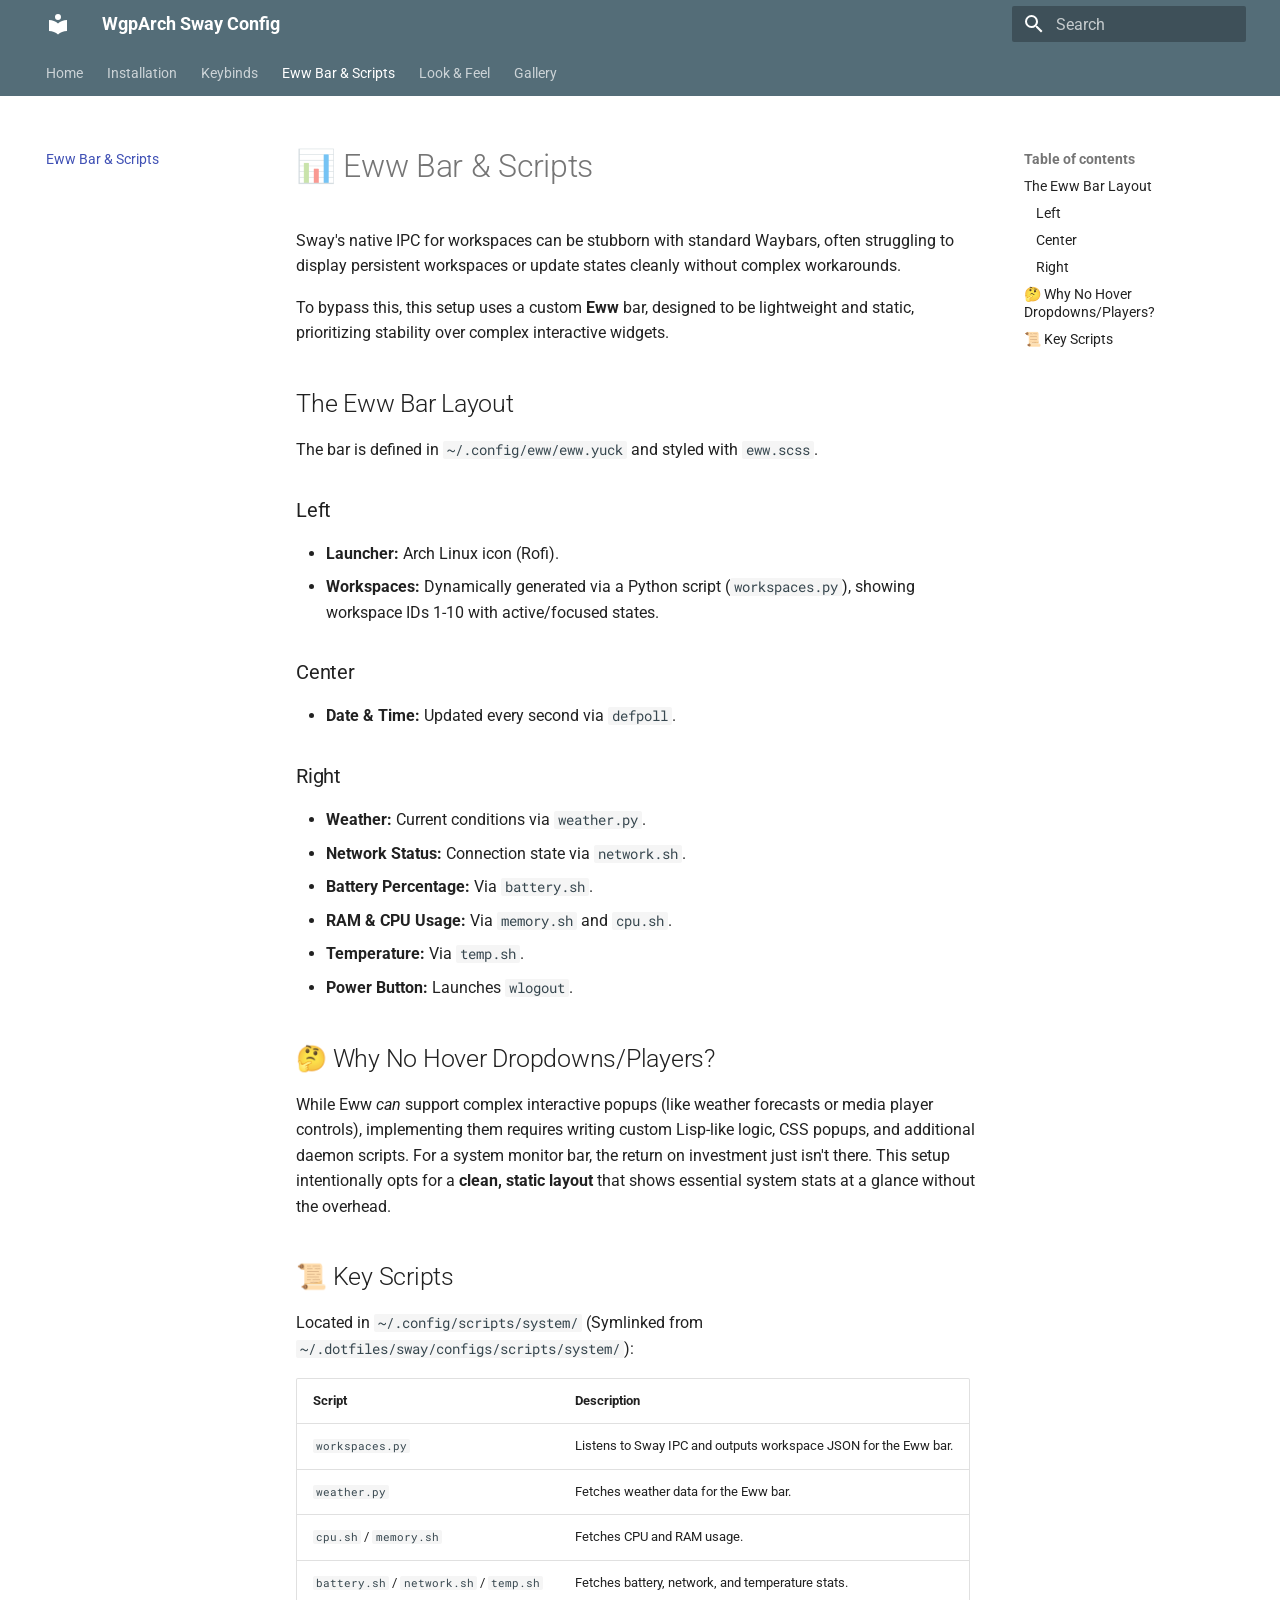
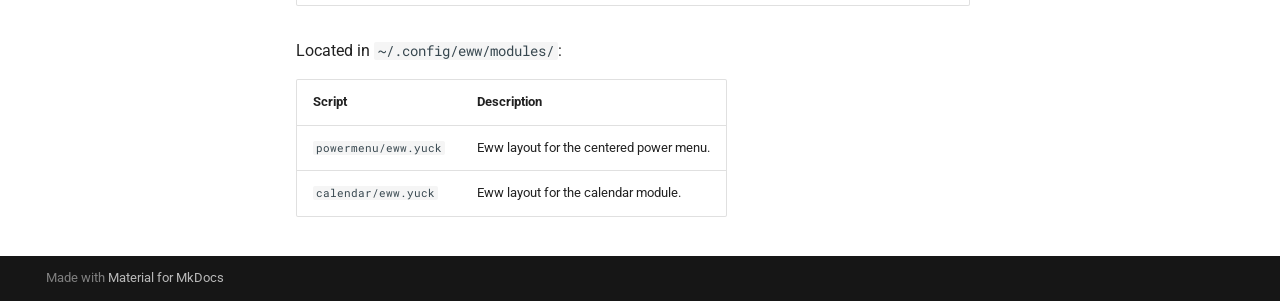
<file: eww/index.html>
<!doctype html>
<html lang="en" class="no-js">
  <head>
    
      <meta charset="utf-8">
      <meta name="viewport" content="width=device-width,initial-scale=1">
      
      
      
        <link rel="canonical" href="https://wgparch.codeberg.page/sway/eww/">
      
      
        <link rel="prev" href="../keybinds/">
      
      
        <link rel="next" href="../theming/">
      
      
        
      
      
      <link rel="icon" href="../assets/images/favicon.png">
      <meta name="generator" content="mkdocs-1.6.1, mkdocs-material-9.7.6">
    
    
      
        <title>Eww Bar & Scripts - WgpArch Sway Config</title>
      
    
    
      <link rel="stylesheet" href="../assets/stylesheets/main.484c7ddc.min.css">
      
        
        <link rel="stylesheet" href="../assets/stylesheets/palette.ab4e12ef.min.css">
      
      


    
    
      
    
    
      
        
        
        <link rel="preconnect" href="https://fonts.gstatic.com" crossorigin>
        <link rel="stylesheet" href="https://fonts.googleapis.com/css?family=Roboto:300,300i,400,400i,700,700i%7CRoboto+Mono:400,400i,700,700i&display=fallback">
        <style>:root{--md-text-font:"Roboto";--md-code-font:"Roboto Mono"}</style>
      
    
    
    <script>__md_scope=new URL("..",location),__md_hash=e=>[...e].reduce(((e,_)=>(e<<5)-e+_.charCodeAt(0)),0),__md_get=(e,_=localStorage,t=__md_scope)=>JSON.parse(_.getItem(t.pathname+"."+e)),__md_set=(e,_,t=localStorage,a=__md_scope)=>{try{t.setItem(a.pathname+"."+e,JSON.stringify(_))}catch(e){}}</script>
    
      

    
    
  </head>
  
  
    
    
    
    
    
    <body dir="ltr" data-md-color-scheme="default" data-md-color-primary="blue-grey" data-md-color-accent="light-blue">
  
    
    <input class="md-toggle" data-md-toggle="drawer" type="checkbox" id="__drawer" autocomplete="off">
    <input class="md-toggle" data-md-toggle="search" type="checkbox" id="__search" autocomplete="off">
    <label class="md-overlay" for="__drawer"></label>
    <div data-md-component="skip">
      
        
        <a href="#eww-bar-scripts" class="md-skip">
          Skip to content
        </a>
      
    </div>
    <div data-md-component="announce">
      
    </div>
    
    
      

<header class="md-header" data-md-component="header">
  <nav class="md-header__inner md-grid" aria-label="Header">
    <a href=".." title="WgpArch Sway Config" class="md-header__button md-logo" aria-label="WgpArch Sway Config" data-md-component="logo">
      
  
  <svg xmlns="http://www.w3.org/2000/svg" viewBox="0 0 24 24"><path d="M12 8a3 3 0 0 0 3-3 3 3 0 0 0-3-3 3 3 0 0 0-3 3 3 3 0 0 0 3 3m0 3.54C9.64 9.35 6.5 8 3 8v11c3.5 0 6.64 1.35 9 3.54 2.36-2.19 5.5-3.54 9-3.54V8c-3.5 0-6.64 1.35-9 3.54"/></svg>

    </a>
    <label class="md-header__button md-icon" for="__drawer">
      
      <svg xmlns="http://www.w3.org/2000/svg" viewBox="0 0 24 24"><path d="M3 6h18v2H3zm0 5h18v2H3zm0 5h18v2H3z"/></svg>
    </label>
    <div class="md-header__title" data-md-component="header-title">
      <div class="md-header__ellipsis">
        <div class="md-header__topic">
          <span class="md-ellipsis">
            WgpArch Sway Config
          </span>
        </div>
        <div class="md-header__topic" data-md-component="header-topic">
          <span class="md-ellipsis">
            
              Eww Bar & Scripts
            
          </span>
        </div>
      </div>
    </div>
    
      
    
    
    
    
      
      
        <label class="md-header__button md-icon" for="__search">
          
          <svg xmlns="http://www.w3.org/2000/svg" viewBox="0 0 24 24"><path d="M9.5 3A6.5 6.5 0 0 1 16 9.5c0 1.61-.59 3.09-1.56 4.23l.27.27h.79l5 5-1.5 1.5-5-5v-.79l-.27-.27A6.52 6.52 0 0 1 9.5 16 6.5 6.5 0 0 1 3 9.5 6.5 6.5 0 0 1 9.5 3m0 2C7 5 5 7 5 9.5S7 14 9.5 14 14 12 14 9.5 12 5 9.5 5"/></svg>
        </label>
        <div class="md-search" data-md-component="search" role="dialog">
  <label class="md-search__overlay" for="__search"></label>
  <div class="md-search__inner" role="search">
    <form class="md-search__form" name="search">
      <input type="text" class="md-search__input" name="query" aria-label="Search" placeholder="Search" autocapitalize="off" autocorrect="off" autocomplete="off" spellcheck="false" data-md-component="search-query" required>
      <label class="md-search__icon md-icon" for="__search">
        
        <svg xmlns="http://www.w3.org/2000/svg" viewBox="0 0 24 24"><path d="M9.5 3A6.5 6.5 0 0 1 16 9.5c0 1.61-.59 3.09-1.56 4.23l.27.27h.79l5 5-1.5 1.5-5-5v-.79l-.27-.27A6.52 6.52 0 0 1 9.5 16 6.5 6.5 0 0 1 3 9.5 6.5 6.5 0 0 1 9.5 3m0 2C7 5 5 7 5 9.5S7 14 9.5 14 14 12 14 9.5 12 5 9.5 5"/></svg>
        
        <svg xmlns="http://www.w3.org/2000/svg" viewBox="0 0 24 24"><path d="M20 11v2H8l5.5 5.5-1.42 1.42L4.16 12l7.92-7.92L13.5 5.5 8 11z"/></svg>
      </label>
      <nav class="md-search__options" aria-label="Search">
        
        <button type="reset" class="md-search__icon md-icon" title="Clear" aria-label="Clear" tabindex="-1">
          
          <svg xmlns="http://www.w3.org/2000/svg" viewBox="0 0 24 24"><path d="M19 6.41 17.59 5 12 10.59 6.41 5 5 6.41 10.59 12 5 17.59 6.41 19 12 13.41 17.59 19 19 17.59 13.41 12z"/></svg>
        </button>
      </nav>
      
    </form>
    <div class="md-search__output">
      <div class="md-search__scrollwrap" tabindex="0" data-md-scrollfix>
        <div class="md-search-result" data-md-component="search-result">
          <div class="md-search-result__meta">
            Initializing search
          </div>
          <ol class="md-search-result__list" role="presentation"></ol>
        </div>
      </div>
    </div>
  </div>
</div>
      
    
    
  </nav>
  
</header>
    
    <div class="md-container" data-md-component="container">
      
      
        
          
            
<nav class="md-tabs" aria-label="Tabs" data-md-component="tabs">
  <div class="md-grid">
    <ul class="md-tabs__list">
      
        
  
  
  
  
    <li class="md-tabs__item">
      <a href=".." class="md-tabs__link">
        
  
  
    
  
  Home

      </a>
    </li>
  

      
        
  
  
  
  
    <li class="md-tabs__item">
      <a href="../installation/" class="md-tabs__link">
        
  
  
    
  
  Installation

      </a>
    </li>
  

      
        
  
  
  
  
    <li class="md-tabs__item">
      <a href="../keybinds/" class="md-tabs__link">
        
  
  
    
  
  Keybinds

      </a>
    </li>
  

      
        
  
  
  
    
  
  
    <li class="md-tabs__item md-tabs__item--active">
      <a href="./" class="md-tabs__link">
        
  
  
    
  
  Eww Bar & Scripts

      </a>
    </li>
  

      
        
  
  
  
  
    <li class="md-tabs__item">
      <a href="../theming/" class="md-tabs__link">
        
  
  
    
  
  Look & Feel

      </a>
    </li>
  

      
        
  
  
  
  
    <li class="md-tabs__item">
      <a href="../gallery/" class="md-tabs__link">
        
  
  
    
  
  Gallery

      </a>
    </li>
  

      
    </ul>
  </div>
</nav>
          
        
      
      <main class="md-main" data-md-component="main">
        <div class="md-main__inner md-grid">
          
            
              
              <div class="md-sidebar md-sidebar--primary" data-md-component="sidebar" data-md-type="navigation" >
                <div class="md-sidebar__scrollwrap">
                  <div class="md-sidebar__inner">
                    


  


<nav class="md-nav md-nav--primary md-nav--lifted" aria-label="Navigation" data-md-level="0">
  <label class="md-nav__title" for="__drawer">
    <a href=".." title="WgpArch Sway Config" class="md-nav__button md-logo" aria-label="WgpArch Sway Config" data-md-component="logo">
      
  
  <svg xmlns="http://www.w3.org/2000/svg" viewBox="0 0 24 24"><path d="M12 8a3 3 0 0 0 3-3 3 3 0 0 0-3-3 3 3 0 0 0-3 3 3 3 0 0 0 3 3m0 3.54C9.64 9.35 6.5 8 3 8v11c3.5 0 6.64 1.35 9 3.54 2.36-2.19 5.5-3.54 9-3.54V8c-3.5 0-6.64 1.35-9 3.54"/></svg>

    </a>
    WgpArch Sway Config
  </label>
  
  <ul class="md-nav__list" data-md-scrollfix>
    
      
      
  
  
  
  
    <li class="md-nav__item">
      <a href=".." class="md-nav__link">
        
  
  
  <span class="md-ellipsis">
    
  
    Home
  

    
  </span>
  
  

      </a>
    </li>
  

    
      
      
  
  
  
  
    <li class="md-nav__item">
      <a href="../installation/" class="md-nav__link">
        
  
  
  <span class="md-ellipsis">
    
  
    Installation
  

    
  </span>
  
  

      </a>
    </li>
  

    
      
      
  
  
  
  
    <li class="md-nav__item">
      <a href="../keybinds/" class="md-nav__link">
        
  
  
  <span class="md-ellipsis">
    
  
    Keybinds
  

    
  </span>
  
  

      </a>
    </li>
  

    
      
      
  
  
    
  
  
  
    <li class="md-nav__item md-nav__item--active">
      
      <input class="md-nav__toggle md-toggle" type="checkbox" id="__toc">
      
      
        
      
      
        <label class="md-nav__link md-nav__link--active" for="__toc">
          
  
  
  <span class="md-ellipsis">
    
  
    Eww Bar & Scripts
  

    
  </span>
  
  

          <span class="md-nav__icon md-icon"></span>
        </label>
      
      <a href="./" class="md-nav__link md-nav__link--active">
        
  
  
  <span class="md-ellipsis">
    
  
    Eww Bar & Scripts
  

    
  </span>
  
  

      </a>
      
        

<nav class="md-nav md-nav--secondary" aria-label="Table of contents">
  
  
  
    
  
  
    <label class="md-nav__title" for="__toc">
      <span class="md-nav__icon md-icon"></span>
      Table of contents
    </label>
    <ul class="md-nav__list" data-md-component="toc" data-md-scrollfix>
      
        <li class="md-nav__item">
  <a href="#the-eww-bar-layout" class="md-nav__link">
    <span class="md-ellipsis">
      
        The Eww Bar Layout
      
    </span>
  </a>
  
    <nav class="md-nav" aria-label="The Eww Bar Layout">
      <ul class="md-nav__list">
        
          <li class="md-nav__item">
  <a href="#left" class="md-nav__link">
    <span class="md-ellipsis">
      
        Left
      
    </span>
  </a>
  
</li>
        
          <li class="md-nav__item">
  <a href="#center" class="md-nav__link">
    <span class="md-ellipsis">
      
        Center
      
    </span>
  </a>
  
</li>
        
          <li class="md-nav__item">
  <a href="#right" class="md-nav__link">
    <span class="md-ellipsis">
      
        Right
      
    </span>
  </a>
  
</li>
        
      </ul>
    </nav>
  
</li>
      
        <li class="md-nav__item">
  <a href="#why-no-hover-dropdownsplayers" class="md-nav__link">
    <span class="md-ellipsis">
      
        🤔 Why No Hover Dropdowns/Players?
      
    </span>
  </a>
  
</li>
      
        <li class="md-nav__item">
  <a href="#key-scripts" class="md-nav__link">
    <span class="md-ellipsis">
      
        📜 Key Scripts
      
    </span>
  </a>
  
</li>
      
    </ul>
  
</nav>
      
    </li>
  

    
      
      
  
  
  
  
    <li class="md-nav__item">
      <a href="../theming/" class="md-nav__link">
        
  
  
  <span class="md-ellipsis">
    
  
    Look & Feel
  

    
  </span>
  
  

      </a>
    </li>
  

    
      
      
  
  
  
  
    <li class="md-nav__item">
      <a href="../gallery/" class="md-nav__link">
        
  
  
  <span class="md-ellipsis">
    
  
    Gallery
  

    
  </span>
  
  

      </a>
    </li>
  

    
  </ul>
</nav>
                  </div>
                </div>
              </div>
            
            
              
              <div class="md-sidebar md-sidebar--secondary" data-md-component="sidebar" data-md-type="toc" >
                <div class="md-sidebar__scrollwrap">
                  <div class="md-sidebar__inner">
                    

<nav class="md-nav md-nav--secondary" aria-label="Table of contents">
  
  
  
    
  
  
    <label class="md-nav__title" for="__toc">
      <span class="md-nav__icon md-icon"></span>
      Table of contents
    </label>
    <ul class="md-nav__list" data-md-component="toc" data-md-scrollfix>
      
        <li class="md-nav__item">
  <a href="#the-eww-bar-layout" class="md-nav__link">
    <span class="md-ellipsis">
      
        The Eww Bar Layout
      
    </span>
  </a>
  
    <nav class="md-nav" aria-label="The Eww Bar Layout">
      <ul class="md-nav__list">
        
          <li class="md-nav__item">
  <a href="#left" class="md-nav__link">
    <span class="md-ellipsis">
      
        Left
      
    </span>
  </a>
  
</li>
        
          <li class="md-nav__item">
  <a href="#center" class="md-nav__link">
    <span class="md-ellipsis">
      
        Center
      
    </span>
  </a>
  
</li>
        
          <li class="md-nav__item">
  <a href="#right" class="md-nav__link">
    <span class="md-ellipsis">
      
        Right
      
    </span>
  </a>
  
</li>
        
      </ul>
    </nav>
  
</li>
      
        <li class="md-nav__item">
  <a href="#why-no-hover-dropdownsplayers" class="md-nav__link">
    <span class="md-ellipsis">
      
        🤔 Why No Hover Dropdowns/Players?
      
    </span>
  </a>
  
</li>
      
        <li class="md-nav__item">
  <a href="#key-scripts" class="md-nav__link">
    <span class="md-ellipsis">
      
        📜 Key Scripts
      
    </span>
  </a>
  
</li>
      
    </ul>
  
</nav>
                  </div>
                </div>
              </div>
            
          
          
            <div class="md-content" data-md-component="content">
              
              <article class="md-content__inner md-typeset">
                
                  



<h1 id="eww-bar-scripts">📊 Eww Bar &amp; Scripts</h1>
<p>Sway's native IPC for workspaces can be stubborn with standard Waybars, often struggling to display persistent workspaces or update states cleanly without complex workarounds.</p>
<p>To bypass this, this setup uses a custom <strong>Eww</strong> bar, designed to be lightweight and static, prioritizing stability over complex interactive widgets.</p>
<h2 id="the-eww-bar-layout">The Eww Bar Layout</h2>
<p>The bar is defined in <code>~/.config/eww/eww.yuck</code> and styled with <code>eww.scss</code>.</p>
<h3 id="left">Left</h3>
<ul>
<li><strong>Launcher:</strong> Arch Linux icon (Rofi).</li>
<li><strong>Workspaces:</strong> Dynamically generated via a Python script (<code>workspaces.py</code>), showing workspace IDs 1-10 with active/focused states.</li>
</ul>
<h3 id="center">Center</h3>
<ul>
<li><strong>Date &amp; Time:</strong> Updated every second via <code>defpoll</code>.</li>
</ul>
<h3 id="right">Right</h3>
<ul>
<li><strong>Weather:</strong> Current conditions via <code>weather.py</code>.</li>
<li><strong>Network Status:</strong> Connection state via <code>network.sh</code>.</li>
<li><strong>Battery Percentage:</strong> Via <code>battery.sh</code>.</li>
<li><strong>RAM &amp; CPU Usage:</strong> Via <code>memory.sh</code> and <code>cpu.sh</code>.</li>
<li><strong>Temperature:</strong> Via <code>temp.sh</code>.</li>
<li><strong>Power Button:</strong> Launches <code>wlogout</code>.</li>
</ul>
<h2 id="why-no-hover-dropdownsplayers">🤔 Why No Hover Dropdowns/Players?</h2>
<p>While Eww <em>can</em> support complex interactive popups (like weather forecasts or media player controls), implementing them requires writing custom Lisp-like logic, CSS popups, and additional daemon scripts. For a system monitor bar, the return on investment just isn't there. This setup intentionally opts for a <strong>clean, static layout</strong> that shows essential system stats at a glance without the overhead.</p>
<h2 id="key-scripts">📜 Key Scripts</h2>
<p>Located in <code>~/.config/scripts/system/</code> (Symlinked from <code>~/.dotfiles/sway/configs/scripts/system/</code>):</p>
<table>
<thead>
<tr>
<th style="text-align: left;">Script</th>
<th style="text-align: left;">Description</th>
</tr>
</thead>
<tbody>
<tr>
<td style="text-align: left;"><code>workspaces.py</code></td>
<td style="text-align: left;">Listens to Sway IPC and outputs workspace JSON for the Eww bar.</td>
</tr>
<tr>
<td style="text-align: left;"><code>weather.py</code></td>
<td style="text-align: left;">Fetches weather data for the Eww bar.</td>
</tr>
<tr>
<td style="text-align: left;"><code>cpu.sh</code> / <code>memory.sh</code></td>
<td style="text-align: left;">Fetches CPU and RAM usage.</td>
</tr>
<tr>
<td style="text-align: left;"><code>battery.sh</code> / <code>network.sh</code> / <code>temp.sh</code></td>
<td style="text-align: left;">Fetches battery, network, and temperature stats.</td>
</tr>
</tbody>
</table>
<p>Located in <code>~/.config/eww/modules/</code>:</p>
<table>
<thead>
<tr>
<th style="text-align: left;">Script</th>
<th style="text-align: left;">Description</th>
</tr>
</thead>
<tbody>
<tr>
<td style="text-align: left;"><code>powermenu/eww.yuck</code></td>
<td style="text-align: left;">Eww layout for the centered power menu.</td>
</tr>
<tr>
<td style="text-align: left;"><code>calendar/eww.yuck</code></td>
<td style="text-align: left;">Eww layout for the calendar module.</td>
</tr>
</tbody>
</table>












                
              </article>
            </div>
          
          
<script>var target=document.getElementById(location.hash.slice(1));target&&target.name&&(target.checked=target.name.startsWith("__tabbed_"))</script>
        </div>
        
      </main>
      
        <footer class="md-footer">
  
  <div class="md-footer-meta md-typeset">
    <div class="md-footer-meta__inner md-grid">
      <div class="md-copyright">
  
  
    Made with
    <a href="https://squidfunk.github.io/mkdocs-material/" target="_blank" rel="noopener">
      Material for MkDocs
    </a>
  
</div>
      
    </div>
  </div>
</footer>
      
    </div>
    <div class="md-dialog" data-md-component="dialog">
      <div class="md-dialog__inner md-typeset"></div>
    </div>
    
    
    
      
      
      <script id="__config" type="application/json">{"annotate": null, "base": "..", "features": ["navigation.tabs", "navigation.expand"], "search": "../assets/javascripts/workers/search.2c215733.min.js", "tags": null, "translations": {"clipboard.copied": "Copied to clipboard", "clipboard.copy": "Copy to clipboard", "search.result.more.one": "1 more on this page", "search.result.more.other": "# more on this page", "search.result.none": "No matching documents", "search.result.one": "1 matching document", "search.result.other": "# matching documents", "search.result.placeholder": "Type to start searching", "search.result.term.missing": "Missing", "select.version": "Select version"}, "version": null}</script>
    
    
      <script src="../assets/javascripts/bundle.79ae519e.min.js"></script>
      
    
  </body>
</html>
</file>
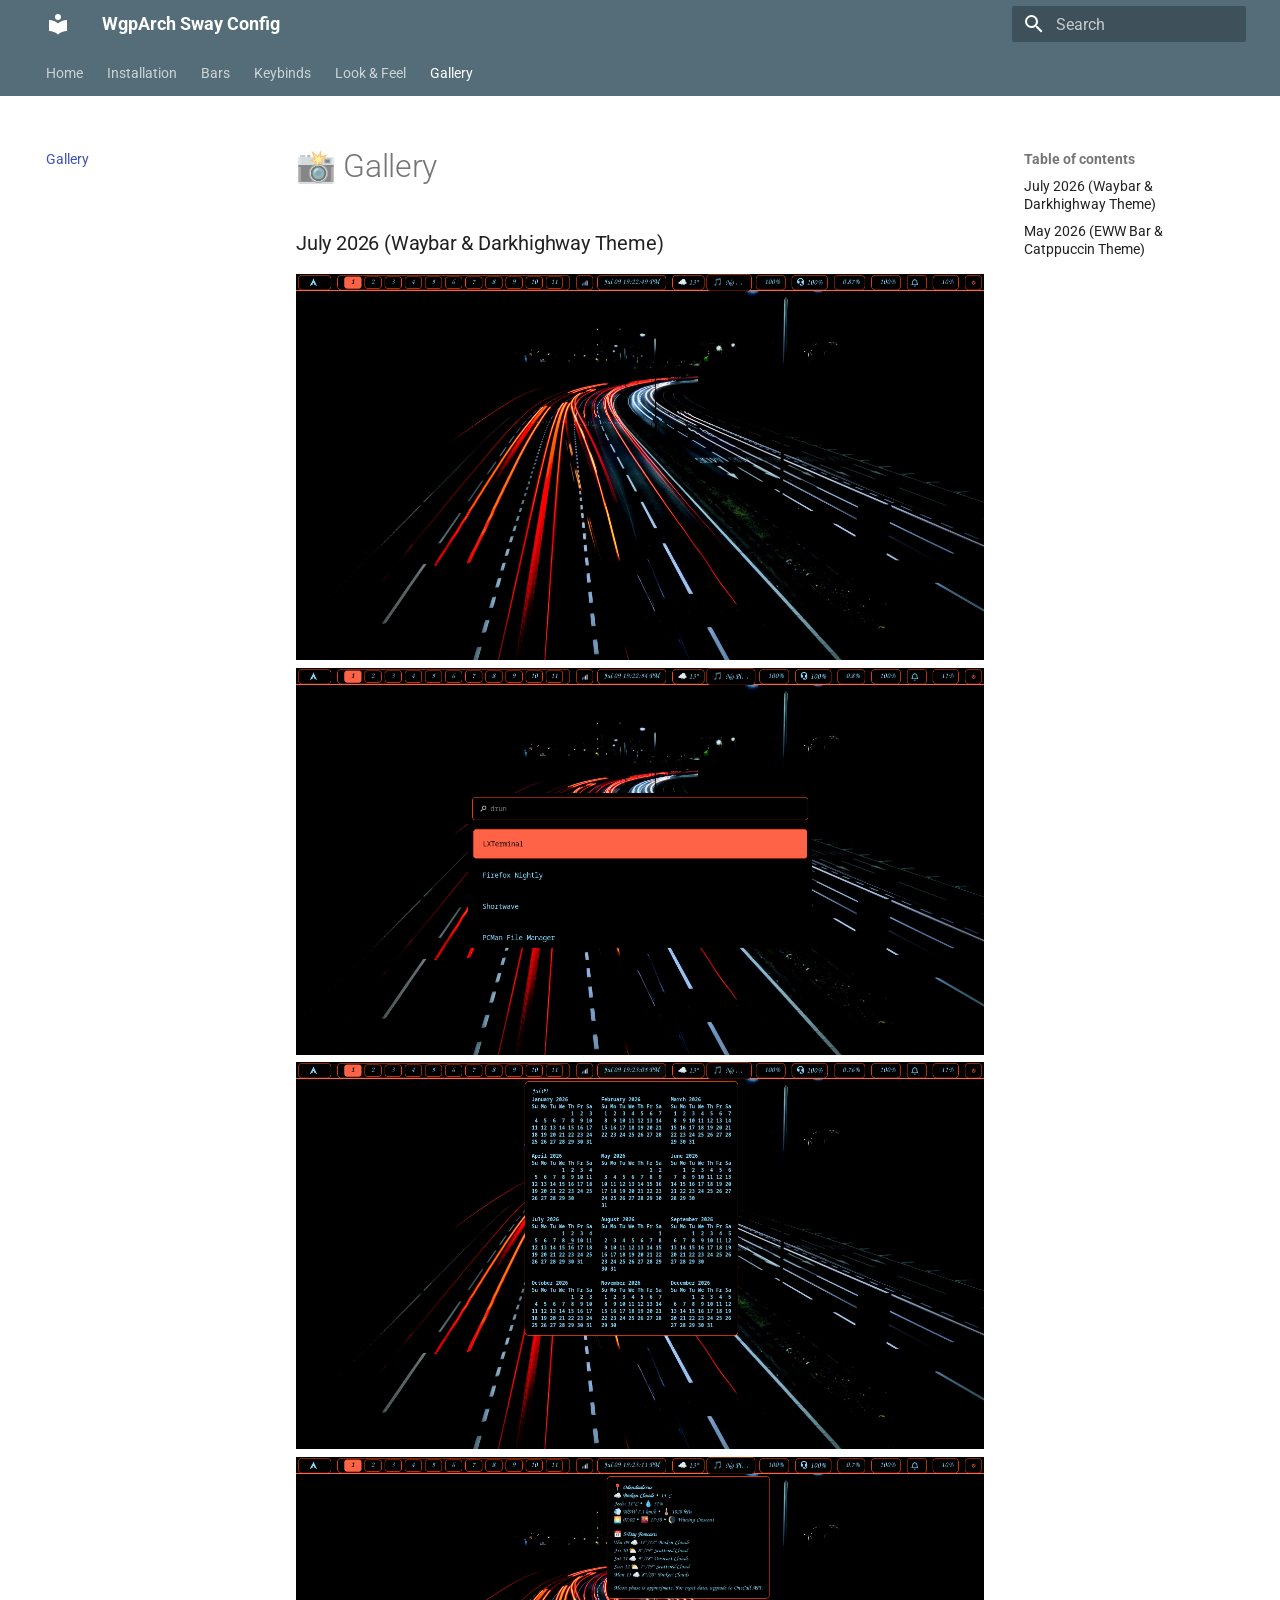
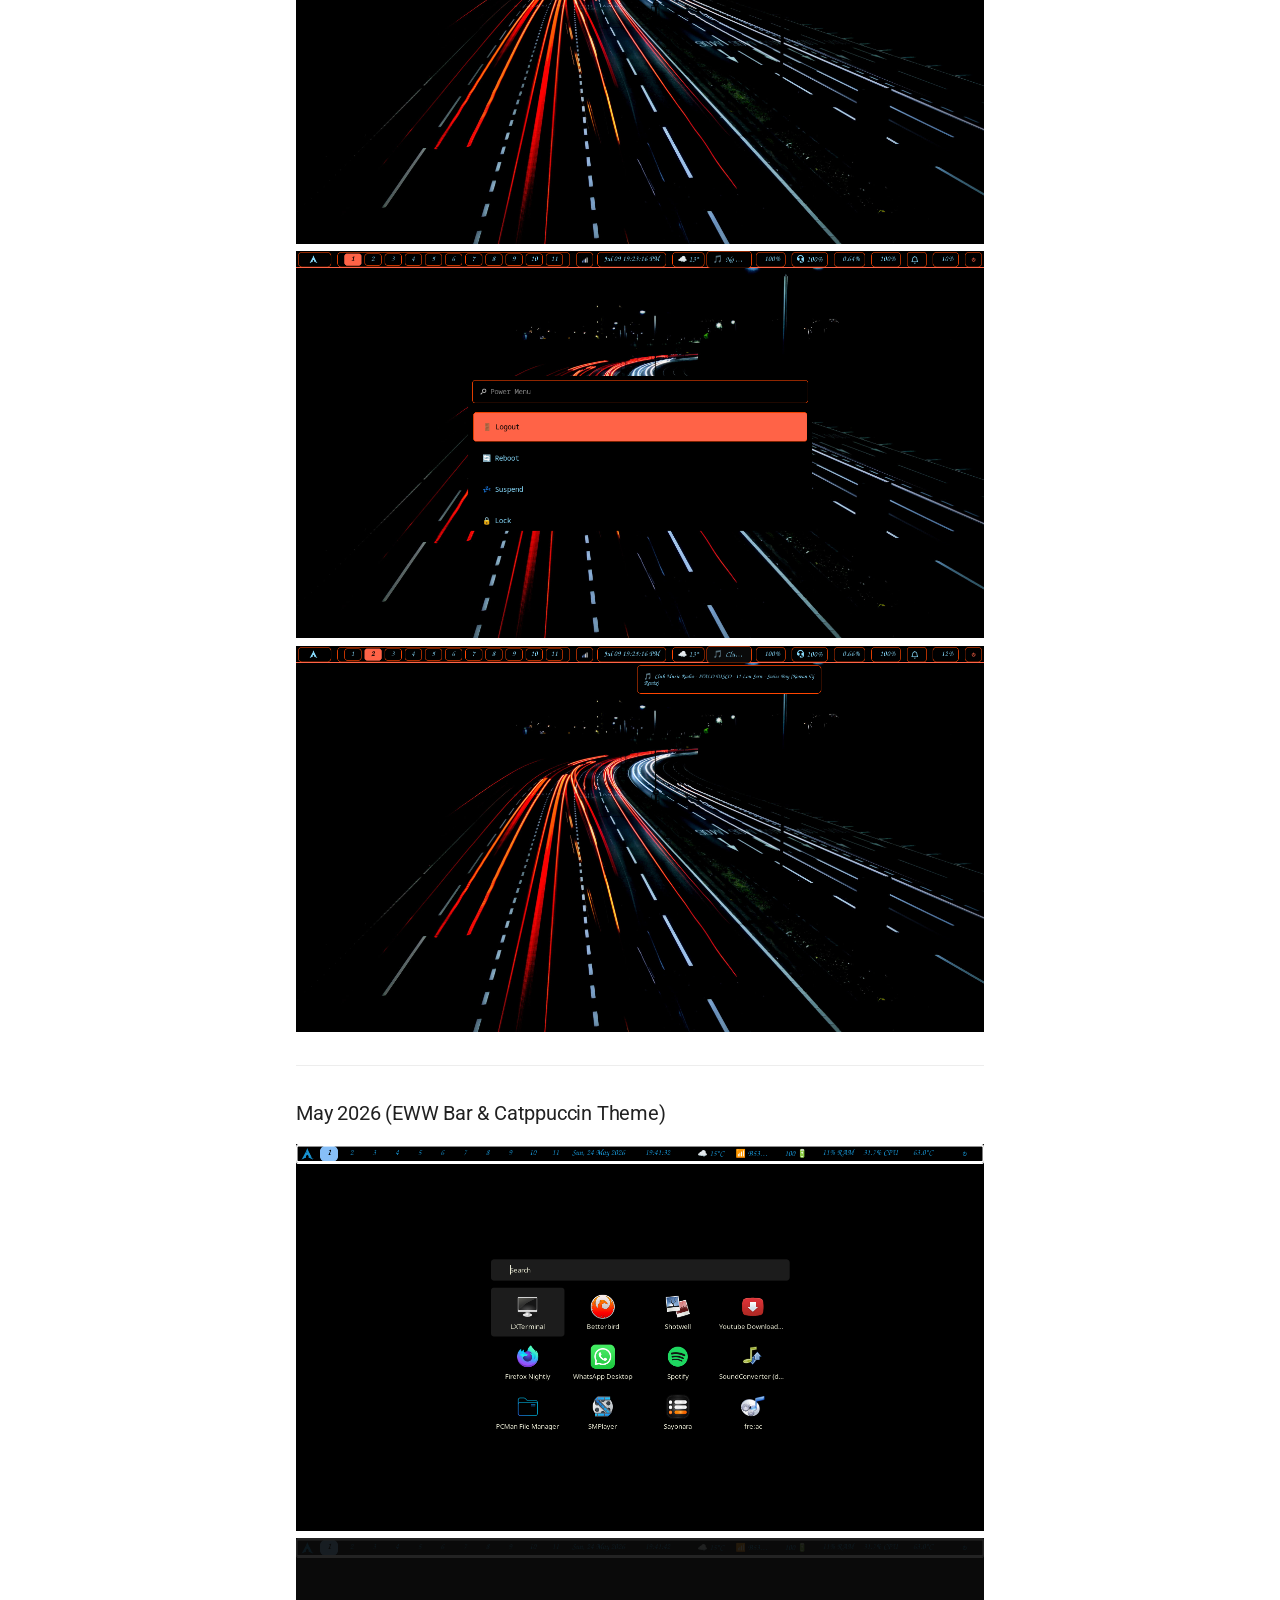
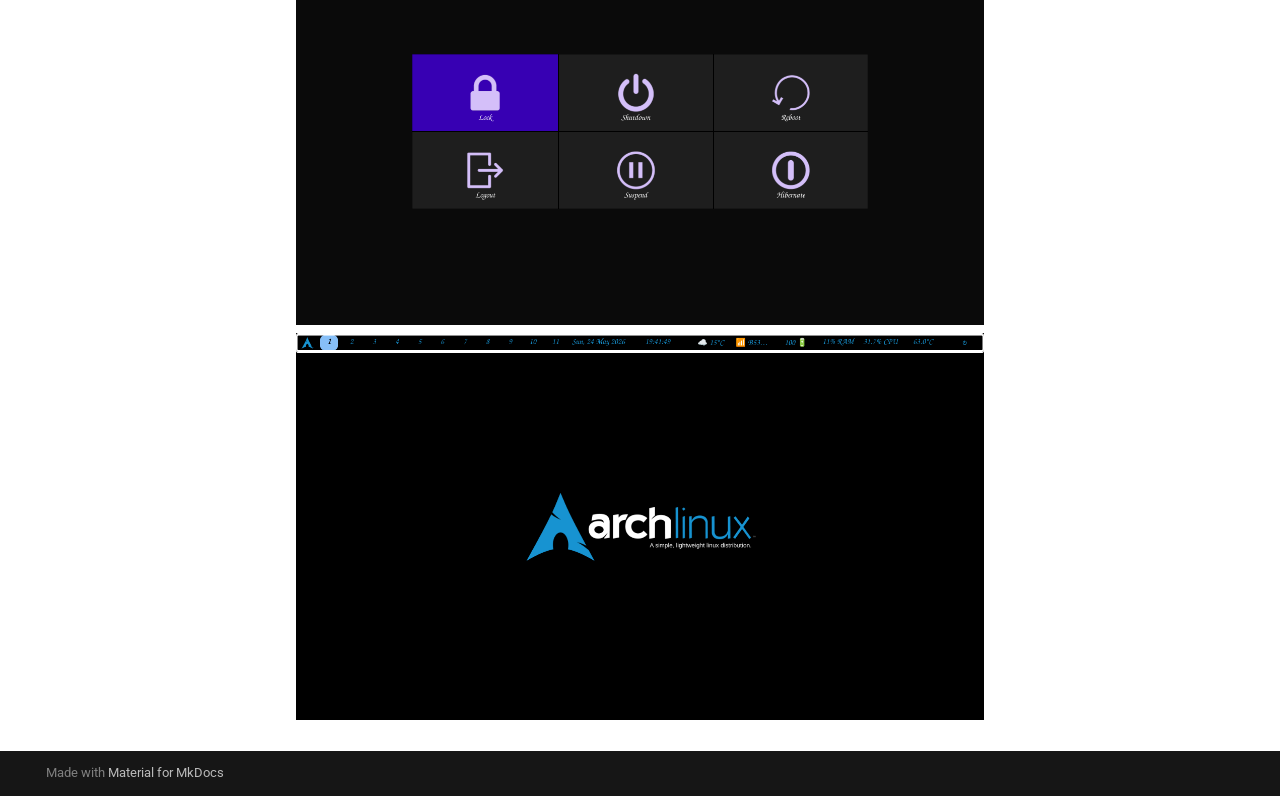
<file: gallery/index.html>
<!doctype html>
<html lang="en" class="no-js">
  <head>
    
      <meta charset="utf-8">
      <meta name="viewport" content="width=device-width,initial-scale=1">
      
      
      
        <link rel="canonical" href="https://wgparch.codeberg.page/sway/gallery/">
      
      
        <link rel="prev" href="../theming/">
      
      
      
        
      
      
      <link rel="icon" href="../assets/images/favicon.png">
      <meta name="generator" content="mkdocs-1.6.1, mkdocs-material-9.7.6">
    
    
      
        <title>Gallery - WgpArch Sway Config</title>
      
    
    
      <link rel="stylesheet" href="../assets/stylesheets/main.484c7ddc.min.css">
      
        
        <link rel="stylesheet" href="../assets/stylesheets/palette.ab4e12ef.min.css">
      
      


    
    
      
    
    
      
        
        
        <link rel="preconnect" href="https://fonts.gstatic.com" crossorigin>
        <link rel="stylesheet" href="https://fonts.googleapis.com/css?family=Roboto:300,300i,400,400i,700,700i%7CRoboto+Mono:400,400i,700,700i&display=fallback">
        <style>:root{--md-text-font:"Roboto";--md-code-font:"Roboto Mono"}</style>
      
    
    
    <script>__md_scope=new URL("..",location),__md_hash=e=>[...e].reduce(((e,_)=>(e<<5)-e+_.charCodeAt(0)),0),__md_get=(e,_=localStorage,t=__md_scope)=>JSON.parse(_.getItem(t.pathname+"."+e)),__md_set=(e,_,t=localStorage,a=__md_scope)=>{try{t.setItem(a.pathname+"."+e,JSON.stringify(_))}catch(e){}}</script>
    
      

    
    
  </head>
  
  
    
    
    
    
    
    <body dir="ltr" data-md-color-scheme="default" data-md-color-primary="blue-grey" data-md-color-accent="light-blue">
  
    
    <input class="md-toggle" data-md-toggle="drawer" type="checkbox" id="__drawer" autocomplete="off">
    <input class="md-toggle" data-md-toggle="search" type="checkbox" id="__search" autocomplete="off">
    <label class="md-overlay" for="__drawer"></label>
    <div data-md-component="skip">
      
        
        <a href="#gallery" class="md-skip">
          Skip to content
        </a>
      
    </div>
    <div data-md-component="announce">
      
    </div>
    
    
      

<header class="md-header" data-md-component="header">
  <nav class="md-header__inner md-grid" aria-label="Header">
    <a href=".." title="WgpArch Sway Config" class="md-header__button md-logo" aria-label="WgpArch Sway Config" data-md-component="logo">
      
  
  <svg xmlns="http://www.w3.org/2000/svg" viewBox="0 0 24 24"><path d="M12 8a3 3 0 0 0 3-3 3 3 0 0 0-3-3 3 3 0 0 0-3 3 3 3 0 0 0 3 3m0 3.54C9.64 9.35 6.5 8 3 8v11c3.5 0 6.64 1.35 9 3.54 2.36-2.19 5.5-3.54 9-3.54V8c-3.5 0-6.64 1.35-9 3.54"/></svg>

    </a>
    <label class="md-header__button md-icon" for="__drawer">
      
      <svg xmlns="http://www.w3.org/2000/svg" viewBox="0 0 24 24"><path d="M3 6h18v2H3zm0 5h18v2H3zm0 5h18v2H3z"/></svg>
    </label>
    <div class="md-header__title" data-md-component="header-title">
      <div class="md-header__ellipsis">
        <div class="md-header__topic">
          <span class="md-ellipsis">
            WgpArch Sway Config
          </span>
        </div>
        <div class="md-header__topic" data-md-component="header-topic">
          <span class="md-ellipsis">
            
              Gallery
            
          </span>
        </div>
      </div>
    </div>
    
      
    
    
    
    
      
      
        <label class="md-header__button md-icon" for="__search">
          
          <svg xmlns="http://www.w3.org/2000/svg" viewBox="0 0 24 24"><path d="M9.5 3A6.5 6.5 0 0 1 16 9.5c0 1.61-.59 3.09-1.56 4.23l.27.27h.79l5 5-1.5 1.5-5-5v-.79l-.27-.27A6.52 6.52 0 0 1 9.5 16 6.5 6.5 0 0 1 3 9.5 6.5 6.5 0 0 1 9.5 3m0 2C7 5 5 7 5 9.5S7 14 9.5 14 14 12 14 9.5 12 5 9.5 5"/></svg>
        </label>
        <div class="md-search" data-md-component="search" role="dialog">
  <label class="md-search__overlay" for="__search"></label>
  <div class="md-search__inner" role="search">
    <form class="md-search__form" name="search">
      <input type="text" class="md-search__input" name="query" aria-label="Search" placeholder="Search" autocapitalize="off" autocorrect="off" autocomplete="off" spellcheck="false" data-md-component="search-query" required>
      <label class="md-search__icon md-icon" for="__search">
        
        <svg xmlns="http://www.w3.org/2000/svg" viewBox="0 0 24 24"><path d="M9.5 3A6.5 6.5 0 0 1 16 9.5c0 1.61-.59 3.09-1.56 4.23l.27.27h.79l5 5-1.5 1.5-5-5v-.79l-.27-.27A6.52 6.52 0 0 1 9.5 16 6.5 6.5 0 0 1 3 9.5 6.5 6.5 0 0 1 9.5 3m0 2C7 5 5 7 5 9.5S7 14 9.5 14 14 12 14 9.5 12 5 9.5 5"/></svg>
        
        <svg xmlns="http://www.w3.org/2000/svg" viewBox="0 0 24 24"><path d="M20 11v2H8l5.5 5.5-1.42 1.42L4.16 12l7.92-7.92L13.5 5.5 8 11z"/></svg>
      </label>
      <nav class="md-search__options" aria-label="Search">
        
        <button type="reset" class="md-search__icon md-icon" title="Clear" aria-label="Clear" tabindex="-1">
          
          <svg xmlns="http://www.w3.org/2000/svg" viewBox="0 0 24 24"><path d="M19 6.41 17.59 5 12 10.59 6.41 5 5 6.41 10.59 12 5 17.59 6.41 19 12 13.41 17.59 19 19 17.59 13.41 12z"/></svg>
        </button>
      </nav>
      
    </form>
    <div class="md-search__output">
      <div class="md-search__scrollwrap" tabindex="0" data-md-scrollfix>
        <div class="md-search-result" data-md-component="search-result">
          <div class="md-search-result__meta">
            Initializing search
          </div>
          <ol class="md-search-result__list" role="presentation"></ol>
        </div>
      </div>
    </div>
  </div>
</div>
      
    
    
  </nav>
  
</header>
    
    <div class="md-container" data-md-component="container">
      
      
        
          
            
<nav class="md-tabs" aria-label="Tabs" data-md-component="tabs">
  <div class="md-grid">
    <ul class="md-tabs__list">
      
        
  
  
  
  
    <li class="md-tabs__item">
      <a href=".." class="md-tabs__link">
        
  
  
    
  
  Home

      </a>
    </li>
  

      
        
  
  
  
  
    <li class="md-tabs__item">
      <a href="../installation/" class="md-tabs__link">
        
  
  
    
  
  Installation

      </a>
    </li>
  

      
        
  
  
  
  
    
    
      <li class="md-tabs__item">
        <a href="../waybar/" class="md-tabs__link">
          
  
  
  Bars

        </a>
      </li>
    
  

      
        
  
  
  
  
    <li class="md-tabs__item">
      <a href="../keybinds/" class="md-tabs__link">
        
  
  
    
  
  Keybinds

      </a>
    </li>
  

      
        
  
  
  
  
    <li class="md-tabs__item">
      <a href="../theming/" class="md-tabs__link">
        
  
  
    
  
  Look & Feel

      </a>
    </li>
  

      
        
  
  
  
    
  
  
    <li class="md-tabs__item md-tabs__item--active">
      <a href="./" class="md-tabs__link">
        
  
  
    
  
  Gallery

      </a>
    </li>
  

      
    </ul>
  </div>
</nav>
          
        
      
      <main class="md-main" data-md-component="main">
        <div class="md-main__inner md-grid">
          
            
              
              <div class="md-sidebar md-sidebar--primary" data-md-component="sidebar" data-md-type="navigation" >
                <div class="md-sidebar__scrollwrap">
                  <div class="md-sidebar__inner">
                    


  


<nav class="md-nav md-nav--primary md-nav--lifted" aria-label="Navigation" data-md-level="0">
  <label class="md-nav__title" for="__drawer">
    <a href=".." title="WgpArch Sway Config" class="md-nav__button md-logo" aria-label="WgpArch Sway Config" data-md-component="logo">
      
  
  <svg xmlns="http://www.w3.org/2000/svg" viewBox="0 0 24 24"><path d="M12 8a3 3 0 0 0 3-3 3 3 0 0 0-3-3 3 3 0 0 0-3 3 3 3 0 0 0 3 3m0 3.54C9.64 9.35 6.5 8 3 8v11c3.5 0 6.64 1.35 9 3.54 2.36-2.19 5.5-3.54 9-3.54V8c-3.5 0-6.64 1.35-9 3.54"/></svg>

    </a>
    WgpArch Sway Config
  </label>
  
  <ul class="md-nav__list" data-md-scrollfix>
    
      
      
  
  
  
  
    <li class="md-nav__item">
      <a href=".." class="md-nav__link">
        
  
  
  <span class="md-ellipsis">
    
  
    Home
  

    
  </span>
  
  

      </a>
    </li>
  

    
      
      
  
  
  
  
    <li class="md-nav__item">
      <a href="../installation/" class="md-nav__link">
        
  
  
  <span class="md-ellipsis">
    
  
    Installation
  

    
  </span>
  
  

      </a>
    </li>
  

    
      
      
  
  
  
  
    
    
    
    
      
      
    
    
    <li class="md-nav__item md-nav__item--nested">
      
        
        
          
        
        <input class="md-nav__toggle md-toggle md-toggle--indeterminate" type="checkbox" id="__nav_3" >
        
          
          <label class="md-nav__link" for="__nav_3" id="__nav_3_label" tabindex="0">
            
  
  
  <span class="md-ellipsis">
    
  
    Bars
  

    
  </span>
  
  

            <span class="md-nav__icon md-icon"></span>
          </label>
        
        <nav class="md-nav" data-md-level="1" aria-labelledby="__nav_3_label" aria-expanded="false">
          <label class="md-nav__title" for="__nav_3">
            <span class="md-nav__icon md-icon"></span>
            
  
    Bars
  

          </label>
          <ul class="md-nav__list" data-md-scrollfix>
            
              
                
  
  
  
  
    <li class="md-nav__item">
      <a href="../waybar/" class="md-nav__link">
        
  
  
  <span class="md-ellipsis">
    
  
    Waybar
  

    
  </span>
  
  

      </a>
    </li>
  

              
            
              
                
  
  
  
  
    <li class="md-nav__item">
      <a href="../eww/" class="md-nav__link">
        
  
  
  <span class="md-ellipsis">
    
  
    EWW
  

    
  </span>
  
  

      </a>
    </li>
  

              
            
          </ul>
        </nav>
      
    </li>
  

    
      
      
  
  
  
  
    <li class="md-nav__item">
      <a href="../keybinds/" class="md-nav__link">
        
  
  
  <span class="md-ellipsis">
    
  
    Keybinds
  

    
  </span>
  
  

      </a>
    </li>
  

    
      
      
  
  
  
  
    <li class="md-nav__item">
      <a href="../theming/" class="md-nav__link">
        
  
  
  <span class="md-ellipsis">
    
  
    Look & Feel
  

    
  </span>
  
  

      </a>
    </li>
  

    
      
      
  
  
    
  
  
  
    <li class="md-nav__item md-nav__item--active">
      
      <input class="md-nav__toggle md-toggle" type="checkbox" id="__toc">
      
      
        
      
      
        <label class="md-nav__link md-nav__link--active" for="__toc">
          
  
  
  <span class="md-ellipsis">
    
  
    Gallery
  

    
  </span>
  
  

          <span class="md-nav__icon md-icon"></span>
        </label>
      
      <a href="./" class="md-nav__link md-nav__link--active">
        
  
  
  <span class="md-ellipsis">
    
  
    Gallery
  

    
  </span>
  
  

      </a>
      
        

<nav class="md-nav md-nav--secondary" aria-label="Table of contents">
  
  
  
    
  
  
    <label class="md-nav__title" for="__toc">
      <span class="md-nav__icon md-icon"></span>
      Table of contents
    </label>
    <ul class="md-nav__list" data-md-component="toc" data-md-scrollfix>
      
        <li class="md-nav__item">
  <a href="#july-2026-waybar-darkhighway-theme" class="md-nav__link">
    <span class="md-ellipsis">
      
        July 2026 (Waybar &amp; Darkhighway Theme)
      
    </span>
  </a>
  
</li>
      
        <li class="md-nav__item">
  <a href="#may-2026-eww-bar-catppuccin-theme" class="md-nav__link">
    <span class="md-ellipsis">
      
        May 2026 (EWW Bar &amp; Catppuccin Theme)
      
    </span>
  </a>
  
</li>
      
    </ul>
  
</nav>
      
    </li>
  

    
  </ul>
</nav>
                  </div>
                </div>
              </div>
            
            
              
              <div class="md-sidebar md-sidebar--secondary" data-md-component="sidebar" data-md-type="toc" >
                <div class="md-sidebar__scrollwrap">
                  <div class="md-sidebar__inner">
                    

<nav class="md-nav md-nav--secondary" aria-label="Table of contents">
  
  
  
    
  
  
    <label class="md-nav__title" for="__toc">
      <span class="md-nav__icon md-icon"></span>
      Table of contents
    </label>
    <ul class="md-nav__list" data-md-component="toc" data-md-scrollfix>
      
        <li class="md-nav__item">
  <a href="#july-2026-waybar-darkhighway-theme" class="md-nav__link">
    <span class="md-ellipsis">
      
        July 2026 (Waybar &amp; Darkhighway Theme)
      
    </span>
  </a>
  
</li>
      
        <li class="md-nav__item">
  <a href="#may-2026-eww-bar-catppuccin-theme" class="md-nav__link">
    <span class="md-ellipsis">
      
        May 2026 (EWW Bar &amp; Catppuccin Theme)
      
    </span>
  </a>
  
</li>
      
    </ul>
  
</nav>
                  </div>
                </div>
              </div>
            
          
          
            <div class="md-content" data-md-component="content">
              
              <article class="md-content__inner md-typeset">
                
                  



<h1 id="gallery">📸 Gallery</h1>
<h3 id="july-2026-waybar-darkhighway-theme">July 2026 (Waybar &amp; Darkhighway Theme)</h3>
<p><img alt="Screenshot 4" src="../screenshots/screenshot_2026-07-09_19-22-49.jpg" />
<img alt="Screenshot 5" src="../screenshots/screenshot_2026-07-09_19-22-54.jpg" />
<img alt="Screenshot 6" src="../screenshots/screenshot_2026-07-09_19-23-05.jpg" />
<img alt="Screenshot 7" src="../screenshots/screenshot_2026-07-09_19-23-11.jpg" />
<img alt="Screenshot 8" src="../screenshots/screenshot_2026-07-09_19-23-16.jpg" />
<img alt="Screenshot 9" src="../screenshots/screenshot_2026-07-09_19-25-16.jpg" /></p>
<hr />
<h3 id="may-2026-eww-bar-catppuccin-theme">May 2026 (EWW Bar &amp; Catppuccin Theme)</h3>
<p><img alt="Screenshot 1" src="../screenshots/screenshot_2026-05-24_19-41-33.jpg" />
<img alt="Screenshot 2" src="../screenshots/screenshot_2026-05-24_19-41-42.jpg" />
<img alt="Screenshot 3" src="../screenshots/screenshot_2026-05-24_19-41-50.jpg" /></p>












                
              </article>
            </div>
          
          
<script>var target=document.getElementById(location.hash.slice(1));target&&target.name&&(target.checked=target.name.startsWith("__tabbed_"))</script>
        </div>
        
      </main>
      
        <footer class="md-footer">
  
  <div class="md-footer-meta md-typeset">
    <div class="md-footer-meta__inner md-grid">
      <div class="md-copyright">
  
  
    Made with
    <a href="https://squidfunk.github.io/mkdocs-material/" target="_blank" rel="noopener">
      Material for MkDocs
    </a>
  
</div>
      
    </div>
  </div>
</footer>
      
    </div>
    <div class="md-dialog" data-md-component="dialog">
      <div class="md-dialog__inner md-typeset"></div>
    </div>
    
    
    
      
      
      <script id="__config" type="application/json">{"annotate": null, "base": "..", "features": ["navigation.tabs", "navigation.expand"], "search": "../assets/javascripts/workers/search.2c215733.min.js", "tags": null, "translations": {"clipboard.copied": "Copied to clipboard", "clipboard.copy": "Copy to clipboard", "search.result.more.one": "1 more on this page", "search.result.more.other": "# more on this page", "search.result.none": "No matching documents", "search.result.one": "1 matching document", "search.result.other": "# matching documents", "search.result.placeholder": "Type to start searching", "search.result.term.missing": "Missing", "select.version": "Select version"}, "version": null}</script>
    
    
      <script src="../assets/javascripts/bundle.79ae519e.min.js"></script>
      
    
  </body>
</html>
</file>
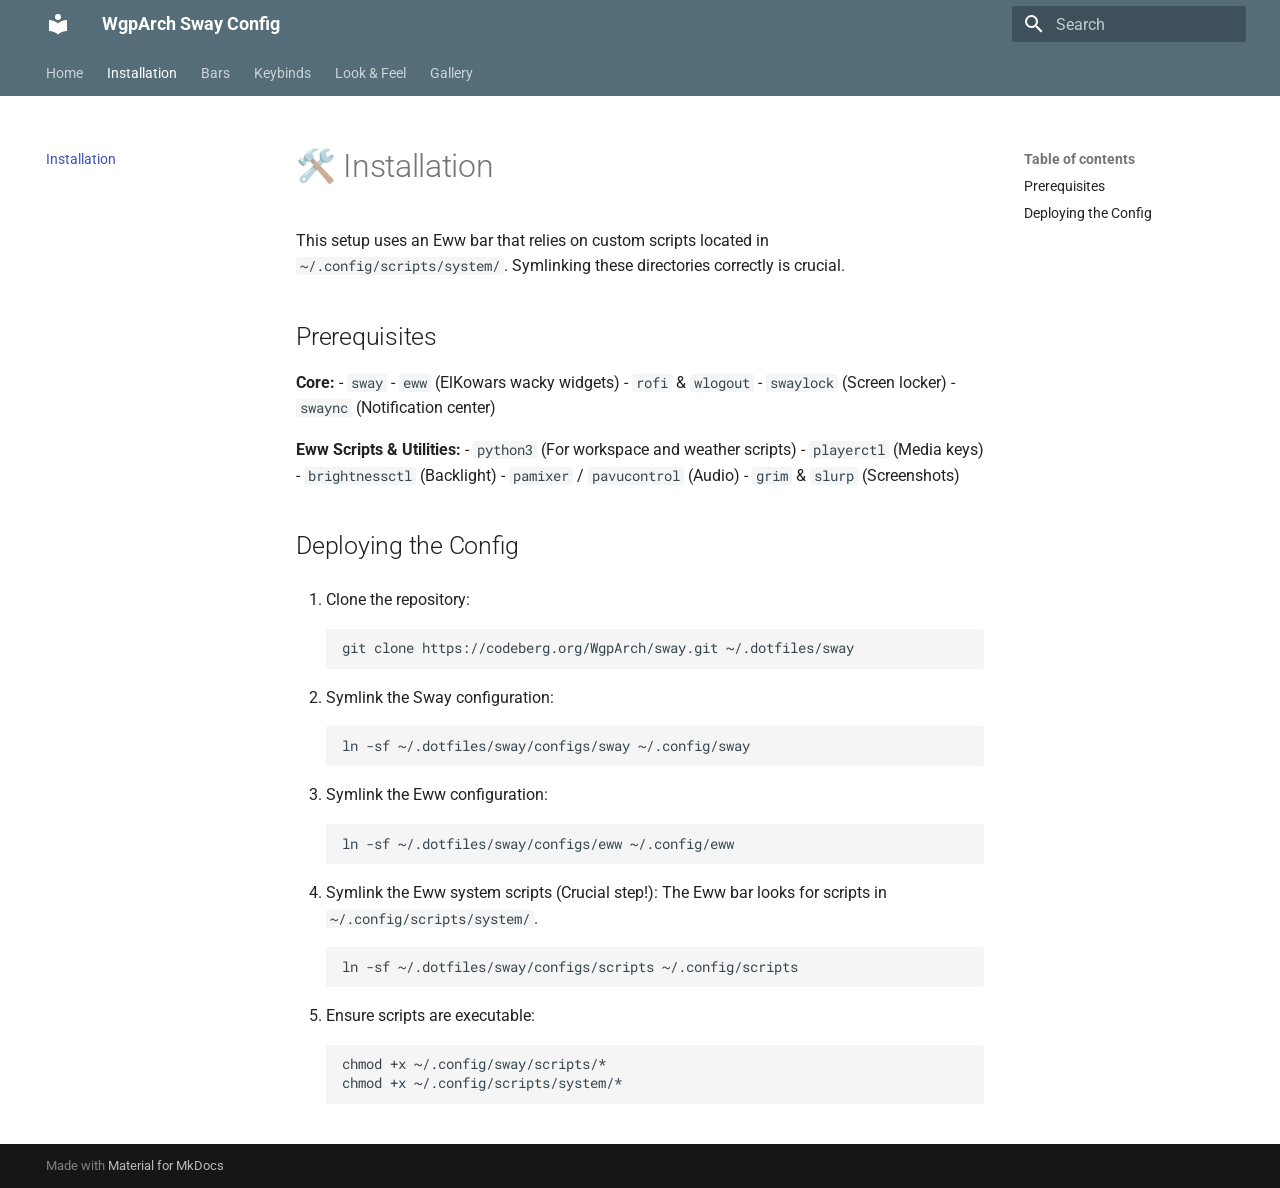
<file: installation/index.html>
<!doctype html>
<html lang="en" class="no-js">
  <head>
    
      <meta charset="utf-8">
      <meta name="viewport" content="width=device-width,initial-scale=1">
      
      
      
        <link rel="canonical" href="https://wgparch.codeberg.page/sway/installation/">
      
      
        <link rel="prev" href="..">
      
      
        <link rel="next" href="../waybar/">
      
      
        
      
      
      <link rel="icon" href="../assets/images/favicon.png">
      <meta name="generator" content="mkdocs-1.6.1, mkdocs-material-9.7.6">
    
    
      
        <title>Installation - WgpArch Sway Config</title>
      
    
    
      <link rel="stylesheet" href="../assets/stylesheets/main.484c7ddc.min.css">
      
        
        <link rel="stylesheet" href="../assets/stylesheets/palette.ab4e12ef.min.css">
      
      


    
    
      
    
    
      
        
        
        <link rel="preconnect" href="https://fonts.gstatic.com" crossorigin>
        <link rel="stylesheet" href="https://fonts.googleapis.com/css?family=Roboto:300,300i,400,400i,700,700i%7CRoboto+Mono:400,400i,700,700i&display=fallback">
        <style>:root{--md-text-font:"Roboto";--md-code-font:"Roboto Mono"}</style>
      
    
    
    <script>__md_scope=new URL("..",location),__md_hash=e=>[...e].reduce(((e,_)=>(e<<5)-e+_.charCodeAt(0)),0),__md_get=(e,_=localStorage,t=__md_scope)=>JSON.parse(_.getItem(t.pathname+"."+e)),__md_set=(e,_,t=localStorage,a=__md_scope)=>{try{t.setItem(a.pathname+"."+e,JSON.stringify(_))}catch(e){}}</script>
    
      

    
    
  </head>
  
  
    
    
    
    
    
    <body dir="ltr" data-md-color-scheme="default" data-md-color-primary="blue-grey" data-md-color-accent="light-blue">
  
    
    <input class="md-toggle" data-md-toggle="drawer" type="checkbox" id="__drawer" autocomplete="off">
    <input class="md-toggle" data-md-toggle="search" type="checkbox" id="__search" autocomplete="off">
    <label class="md-overlay" for="__drawer"></label>
    <div data-md-component="skip">
      
        
        <a href="#installation" class="md-skip">
          Skip to content
        </a>
      
    </div>
    <div data-md-component="announce">
      
    </div>
    
    
      

<header class="md-header" data-md-component="header">
  <nav class="md-header__inner md-grid" aria-label="Header">
    <a href=".." title="WgpArch Sway Config" class="md-header__button md-logo" aria-label="WgpArch Sway Config" data-md-component="logo">
      
  
  <svg xmlns="http://www.w3.org/2000/svg" viewBox="0 0 24 24"><path d="M12 8a3 3 0 0 0 3-3 3 3 0 0 0-3-3 3 3 0 0 0-3 3 3 3 0 0 0 3 3m0 3.54C9.64 9.35 6.5 8 3 8v11c3.5 0 6.64 1.35 9 3.54 2.36-2.19 5.5-3.54 9-3.54V8c-3.5 0-6.64 1.35-9 3.54"/></svg>

    </a>
    <label class="md-header__button md-icon" for="__drawer">
      
      <svg xmlns="http://www.w3.org/2000/svg" viewBox="0 0 24 24"><path d="M3 6h18v2H3zm0 5h18v2H3zm0 5h18v2H3z"/></svg>
    </label>
    <div class="md-header__title" data-md-component="header-title">
      <div class="md-header__ellipsis">
        <div class="md-header__topic">
          <span class="md-ellipsis">
            WgpArch Sway Config
          </span>
        </div>
        <div class="md-header__topic" data-md-component="header-topic">
          <span class="md-ellipsis">
            
              Installation
            
          </span>
        </div>
      </div>
    </div>
    
      
    
    
    
    
      
      
        <label class="md-header__button md-icon" for="__search">
          
          <svg xmlns="http://www.w3.org/2000/svg" viewBox="0 0 24 24"><path d="M9.5 3A6.5 6.5 0 0 1 16 9.5c0 1.61-.59 3.09-1.56 4.23l.27.27h.79l5 5-1.5 1.5-5-5v-.79l-.27-.27A6.52 6.52 0 0 1 9.5 16 6.5 6.5 0 0 1 3 9.5 6.5 6.5 0 0 1 9.5 3m0 2C7 5 5 7 5 9.5S7 14 9.5 14 14 12 14 9.5 12 5 9.5 5"/></svg>
        </label>
        <div class="md-search" data-md-component="search" role="dialog">
  <label class="md-search__overlay" for="__search"></label>
  <div class="md-search__inner" role="search">
    <form class="md-search__form" name="search">
      <input type="text" class="md-search__input" name="query" aria-label="Search" placeholder="Search" autocapitalize="off" autocorrect="off" autocomplete="off" spellcheck="false" data-md-component="search-query" required>
      <label class="md-search__icon md-icon" for="__search">
        
        <svg xmlns="http://www.w3.org/2000/svg" viewBox="0 0 24 24"><path d="M9.5 3A6.5 6.5 0 0 1 16 9.5c0 1.61-.59 3.09-1.56 4.23l.27.27h.79l5 5-1.5 1.5-5-5v-.79l-.27-.27A6.52 6.52 0 0 1 9.5 16 6.5 6.5 0 0 1 3 9.5 6.5 6.5 0 0 1 9.5 3m0 2C7 5 5 7 5 9.5S7 14 9.5 14 14 12 14 9.5 12 5 9.5 5"/></svg>
        
        <svg xmlns="http://www.w3.org/2000/svg" viewBox="0 0 24 24"><path d="M20 11v2H8l5.5 5.5-1.42 1.42L4.16 12l7.92-7.92L13.5 5.5 8 11z"/></svg>
      </label>
      <nav class="md-search__options" aria-label="Search">
        
        <button type="reset" class="md-search__icon md-icon" title="Clear" aria-label="Clear" tabindex="-1">
          
          <svg xmlns="http://www.w3.org/2000/svg" viewBox="0 0 24 24"><path d="M19 6.41 17.59 5 12 10.59 6.41 5 5 6.41 10.59 12 5 17.59 6.41 19 12 13.41 17.59 19 19 17.59 13.41 12z"/></svg>
        </button>
      </nav>
      
    </form>
    <div class="md-search__output">
      <div class="md-search__scrollwrap" tabindex="0" data-md-scrollfix>
        <div class="md-search-result" data-md-component="search-result">
          <div class="md-search-result__meta">
            Initializing search
          </div>
          <ol class="md-search-result__list" role="presentation"></ol>
        </div>
      </div>
    </div>
  </div>
</div>
      
    
    
  </nav>
  
</header>
    
    <div class="md-container" data-md-component="container">
      
      
        
          
            
<nav class="md-tabs" aria-label="Tabs" data-md-component="tabs">
  <div class="md-grid">
    <ul class="md-tabs__list">
      
        
  
  
  
  
    <li class="md-tabs__item">
      <a href=".." class="md-tabs__link">
        
  
  
    
  
  Home

      </a>
    </li>
  

      
        
  
  
  
    
  
  
    <li class="md-tabs__item md-tabs__item--active">
      <a href="./" class="md-tabs__link">
        
  
  
    
  
  Installation

      </a>
    </li>
  

      
        
  
  
  
  
    
    
      <li class="md-tabs__item">
        <a href="../waybar/" class="md-tabs__link">
          
  
  
  Bars

        </a>
      </li>
    
  

      
        
  
  
  
  
    <li class="md-tabs__item">
      <a href="../keybinds/" class="md-tabs__link">
        
  
  
    
  
  Keybinds

      </a>
    </li>
  

      
        
  
  
  
  
    <li class="md-tabs__item">
      <a href="../theming/" class="md-tabs__link">
        
  
  
    
  
  Look & Feel

      </a>
    </li>
  

      
        
  
  
  
  
    <li class="md-tabs__item">
      <a href="../gallery/" class="md-tabs__link">
        
  
  
    
  
  Gallery

      </a>
    </li>
  

      
    </ul>
  </div>
</nav>
          
        
      
      <main class="md-main" data-md-component="main">
        <div class="md-main__inner md-grid">
          
            
              
              <div class="md-sidebar md-sidebar--primary" data-md-component="sidebar" data-md-type="navigation" >
                <div class="md-sidebar__scrollwrap">
                  <div class="md-sidebar__inner">
                    


  


<nav class="md-nav md-nav--primary md-nav--lifted" aria-label="Navigation" data-md-level="0">
  <label class="md-nav__title" for="__drawer">
    <a href=".." title="WgpArch Sway Config" class="md-nav__button md-logo" aria-label="WgpArch Sway Config" data-md-component="logo">
      
  
  <svg xmlns="http://www.w3.org/2000/svg" viewBox="0 0 24 24"><path d="M12 8a3 3 0 0 0 3-3 3 3 0 0 0-3-3 3 3 0 0 0-3 3 3 3 0 0 0 3 3m0 3.54C9.64 9.35 6.5 8 3 8v11c3.5 0 6.64 1.35 9 3.54 2.36-2.19 5.5-3.54 9-3.54V8c-3.5 0-6.64 1.35-9 3.54"/></svg>

    </a>
    WgpArch Sway Config
  </label>
  
  <ul class="md-nav__list" data-md-scrollfix>
    
      
      
  
  
  
  
    <li class="md-nav__item">
      <a href=".." class="md-nav__link">
        
  
  
  <span class="md-ellipsis">
    
  
    Home
  

    
  </span>
  
  

      </a>
    </li>
  

    
      
      
  
  
    
  
  
  
    <li class="md-nav__item md-nav__item--active">
      
      <input class="md-nav__toggle md-toggle" type="checkbox" id="__toc">
      
      
        
      
      
        <label class="md-nav__link md-nav__link--active" for="__toc">
          
  
  
  <span class="md-ellipsis">
    
  
    Installation
  

    
  </span>
  
  

          <span class="md-nav__icon md-icon"></span>
        </label>
      
      <a href="./" class="md-nav__link md-nav__link--active">
        
  
  
  <span class="md-ellipsis">
    
  
    Installation
  

    
  </span>
  
  

      </a>
      
        

<nav class="md-nav md-nav--secondary" aria-label="Table of contents">
  
  
  
    
  
  
    <label class="md-nav__title" for="__toc">
      <span class="md-nav__icon md-icon"></span>
      Table of contents
    </label>
    <ul class="md-nav__list" data-md-component="toc" data-md-scrollfix>
      
        <li class="md-nav__item">
  <a href="#prerequisites" class="md-nav__link">
    <span class="md-ellipsis">
      
        Prerequisites
      
    </span>
  </a>
  
</li>
      
        <li class="md-nav__item">
  <a href="#deploying-the-config" class="md-nav__link">
    <span class="md-ellipsis">
      
        Deploying the Config
      
    </span>
  </a>
  
</li>
      
    </ul>
  
</nav>
      
    </li>
  

    
      
      
  
  
  
  
    
    
    
    
      
      
    
    
    <li class="md-nav__item md-nav__item--nested">
      
        
        
          
        
        <input class="md-nav__toggle md-toggle md-toggle--indeterminate" type="checkbox" id="__nav_3" >
        
          
          <label class="md-nav__link" for="__nav_3" id="__nav_3_label" tabindex="0">
            
  
  
  <span class="md-ellipsis">
    
  
    Bars
  

    
  </span>
  
  

            <span class="md-nav__icon md-icon"></span>
          </label>
        
        <nav class="md-nav" data-md-level="1" aria-labelledby="__nav_3_label" aria-expanded="false">
          <label class="md-nav__title" for="__nav_3">
            <span class="md-nav__icon md-icon"></span>
            
  
    Bars
  

          </label>
          <ul class="md-nav__list" data-md-scrollfix>
            
              
                
  
  
  
  
    <li class="md-nav__item">
      <a href="../waybar/" class="md-nav__link">
        
  
  
  <span class="md-ellipsis">
    
  
    Waybar
  

    
  </span>
  
  

      </a>
    </li>
  

              
            
              
                
  
  
  
  
    <li class="md-nav__item">
      <a href="../eww/" class="md-nav__link">
        
  
  
  <span class="md-ellipsis">
    
  
    EWW
  

    
  </span>
  
  

      </a>
    </li>
  

              
            
          </ul>
        </nav>
      
    </li>
  

    
      
      
  
  
  
  
    <li class="md-nav__item">
      <a href="../keybinds/" class="md-nav__link">
        
  
  
  <span class="md-ellipsis">
    
  
    Keybinds
  

    
  </span>
  
  

      </a>
    </li>
  

    
      
      
  
  
  
  
    <li class="md-nav__item">
      <a href="../theming/" class="md-nav__link">
        
  
  
  <span class="md-ellipsis">
    
  
    Look & Feel
  

    
  </span>
  
  

      </a>
    </li>
  

    
      
      
  
  
  
  
    <li class="md-nav__item">
      <a href="../gallery/" class="md-nav__link">
        
  
  
  <span class="md-ellipsis">
    
  
    Gallery
  

    
  </span>
  
  

      </a>
    </li>
  

    
  </ul>
</nav>
                  </div>
                </div>
              </div>
            
            
              
              <div class="md-sidebar md-sidebar--secondary" data-md-component="sidebar" data-md-type="toc" >
                <div class="md-sidebar__scrollwrap">
                  <div class="md-sidebar__inner">
                    

<nav class="md-nav md-nav--secondary" aria-label="Table of contents">
  
  
  
    
  
  
    <label class="md-nav__title" for="__toc">
      <span class="md-nav__icon md-icon"></span>
      Table of contents
    </label>
    <ul class="md-nav__list" data-md-component="toc" data-md-scrollfix>
      
        <li class="md-nav__item">
  <a href="#prerequisites" class="md-nav__link">
    <span class="md-ellipsis">
      
        Prerequisites
      
    </span>
  </a>
  
</li>
      
        <li class="md-nav__item">
  <a href="#deploying-the-config" class="md-nav__link">
    <span class="md-ellipsis">
      
        Deploying the Config
      
    </span>
  </a>
  
</li>
      
    </ul>
  
</nav>
                  </div>
                </div>
              </div>
            
          
          
            <div class="md-content" data-md-component="content">
              
              <article class="md-content__inner md-typeset">
                
                  



<h1 id="installation">🛠️ Installation</h1>
<p>This setup uses an Eww bar that relies on custom scripts located in <code>~/.config/scripts/system/</code>. Symlinking these directories correctly is crucial.</p>
<h2 id="prerequisites">Prerequisites</h2>
<p><strong>Core:</strong>
- <code>sway</code>
- <code>eww</code> (ElKowars wacky widgets)
- <code>rofi</code> &amp; <code>wlogout</code>
- <code>swaylock</code> (Screen locker)
- <code>swaync</code> (Notification center)</p>
<p><strong>Eww Scripts &amp; Utilities:</strong>
- <code>python3</code> (For workspace and weather scripts)
- <code>playerctl</code> (Media keys)
- <code>brightnessctl</code> (Backlight)
- <code>pamixer</code> / <code>pavucontrol</code> (Audio)
- <code>grim</code> &amp; <code>slurp</code> (Screenshots)</p>
<h2 id="deploying-the-config">Deploying the Config</h2>
<ol>
<li>
<p>Clone the repository:</p>
<pre><code>git clone https://codeberg.org/WgpArch/sway.git ~/.dotfiles/sway
</code></pre>
</li>
<li>
<p>Symlink the Sway configuration:</p>
<pre><code>ln -sf ~/.dotfiles/sway/configs/sway ~/.config/sway
</code></pre>
</li>
<li>
<p>Symlink the Eww configuration:</p>
<pre><code>ln -sf ~/.dotfiles/sway/configs/eww ~/.config/eww
</code></pre>
</li>
<li>
<p>Symlink the Eww system scripts (Crucial step!):
   The Eww bar looks for scripts in <code>~/.config/scripts/system/</code>.</p>
<pre><code>ln -sf ~/.dotfiles/sway/configs/scripts ~/.config/scripts
</code></pre>
</li>
<li>
<p>Ensure scripts are executable:</p>
<pre><code>chmod +x ~/.config/sway/scripts/*
chmod +x ~/.config/scripts/system/*
</code></pre>
</li>
</ol>












                
              </article>
            </div>
          
          
<script>var target=document.getElementById(location.hash.slice(1));target&&target.name&&(target.checked=target.name.startsWith("__tabbed_"))</script>
        </div>
        
      </main>
      
        <footer class="md-footer">
  
  <div class="md-footer-meta md-typeset">
    <div class="md-footer-meta__inner md-grid">
      <div class="md-copyright">
  
  
    Made with
    <a href="https://squidfunk.github.io/mkdocs-material/" target="_blank" rel="noopener">
      Material for MkDocs
    </a>
  
</div>
      
    </div>
  </div>
</footer>
      
    </div>
    <div class="md-dialog" data-md-component="dialog">
      <div class="md-dialog__inner md-typeset"></div>
    </div>
    
    
    
      
      
      <script id="__config" type="application/json">{"annotate": null, "base": "..", "features": ["navigation.tabs", "navigation.expand"], "search": "../assets/javascripts/workers/search.2c215733.min.js", "tags": null, "translations": {"clipboard.copied": "Copied to clipboard", "clipboard.copy": "Copy to clipboard", "search.result.more.one": "1 more on this page", "search.result.more.other": "# more on this page", "search.result.none": "No matching documents", "search.result.one": "1 matching document", "search.result.other": "# matching documents", "search.result.placeholder": "Type to start searching", "search.result.term.missing": "Missing", "select.version": "Select version"}, "version": null}</script>
    
    
      <script src="../assets/javascripts/bundle.79ae519e.min.js"></script>
      
    
  </body>
</html>
</file>
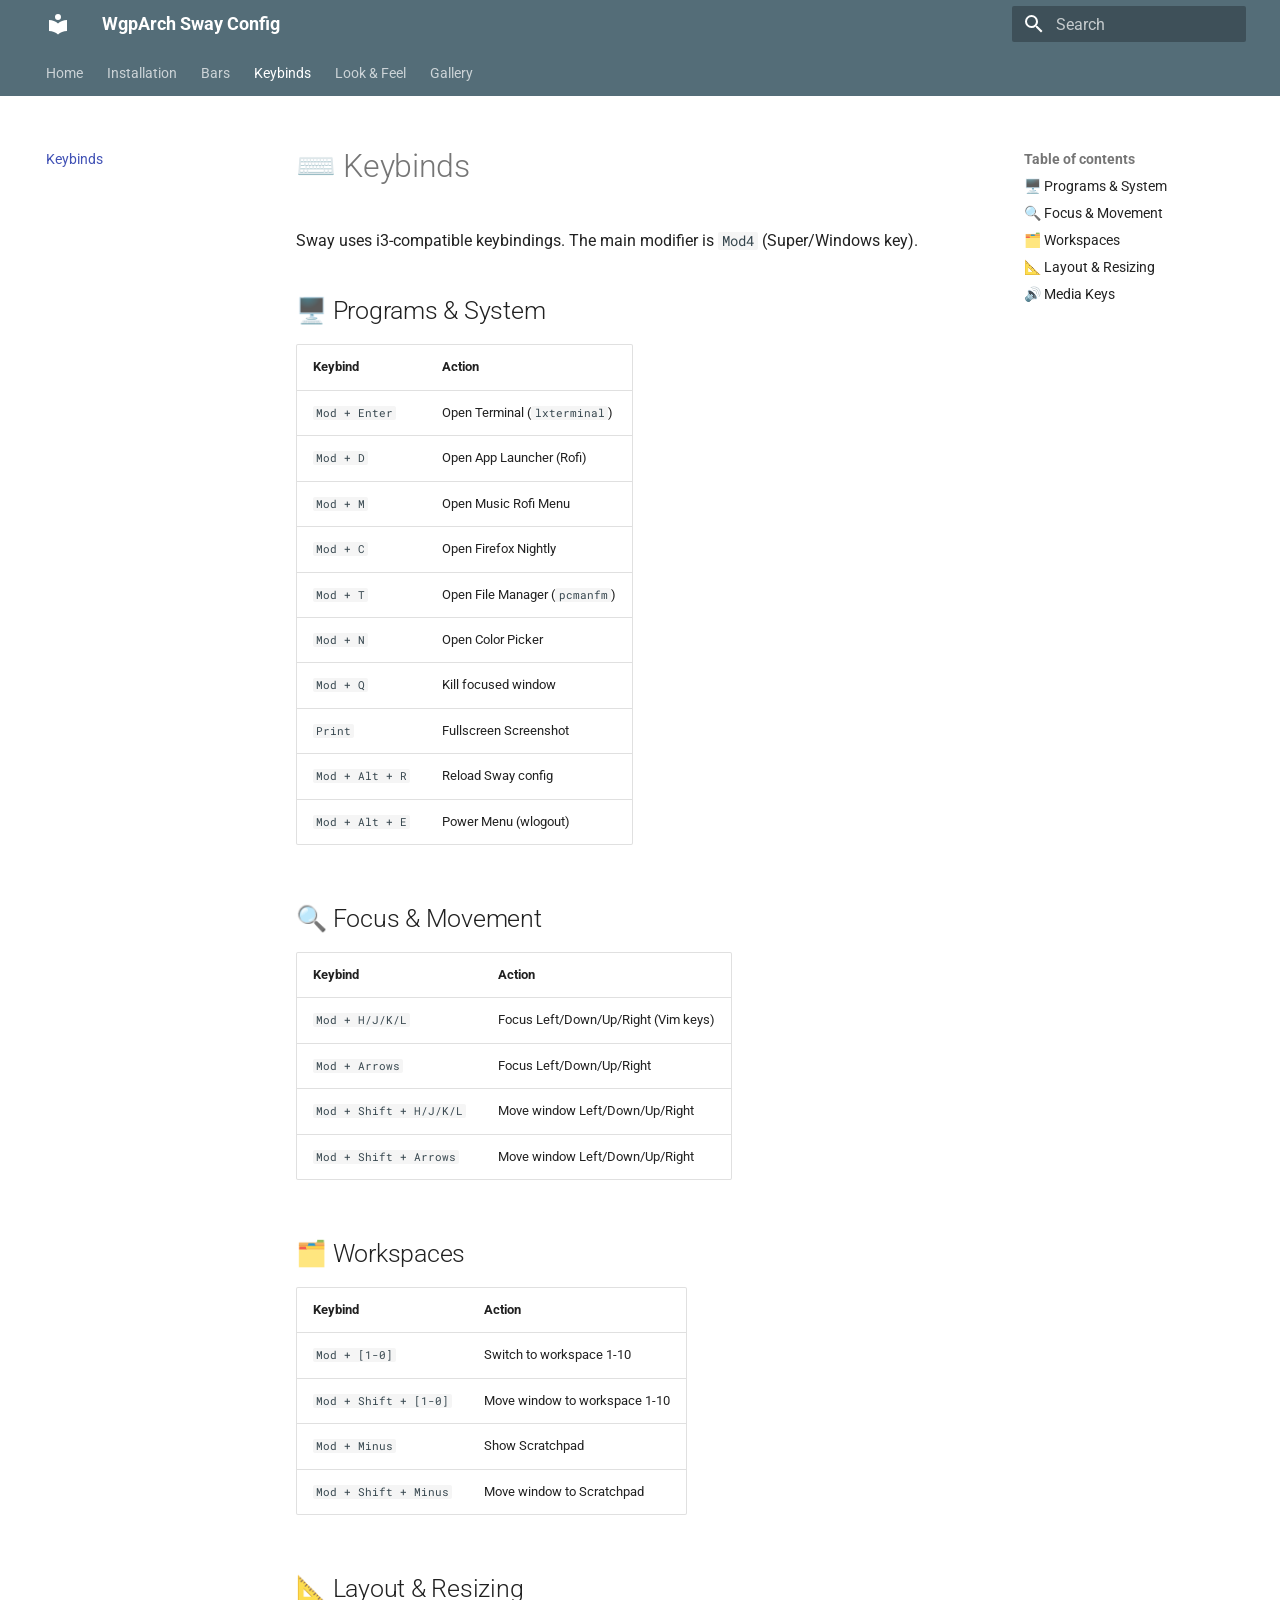
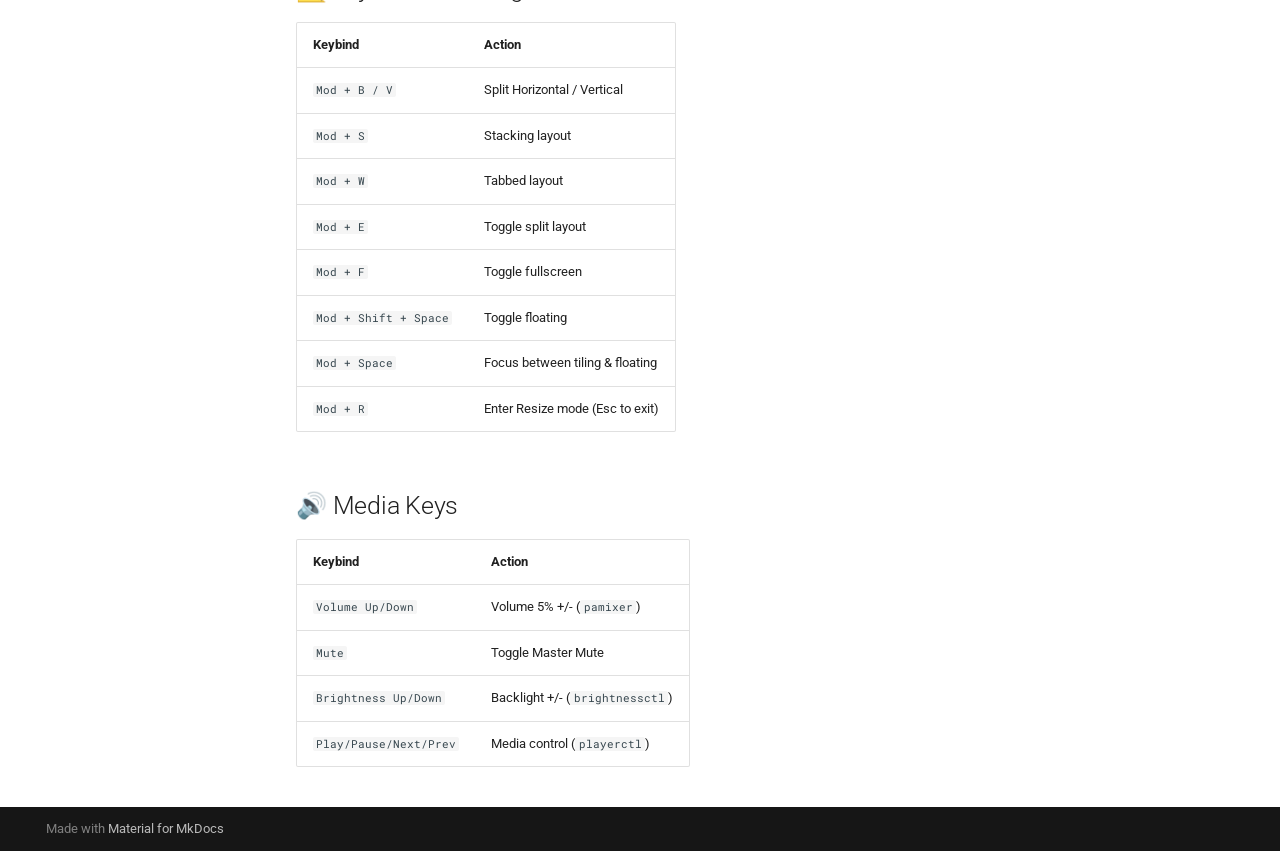
<file: keybinds/index.html>
<!doctype html>
<html lang="en" class="no-js">
  <head>
    
      <meta charset="utf-8">
      <meta name="viewport" content="width=device-width,initial-scale=1">
      
      
      
        <link rel="canonical" href="https://wgparch.codeberg.page/sway/keybinds/">
      
      
        <link rel="prev" href="../eww/">
      
      
        <link rel="next" href="../theming/">
      
      
        
      
      
      <link rel="icon" href="../assets/images/favicon.png">
      <meta name="generator" content="mkdocs-1.6.1, mkdocs-material-9.7.6">
    
    
      
        <title>Keybinds - WgpArch Sway Config</title>
      
    
    
      <link rel="stylesheet" href="../assets/stylesheets/main.484c7ddc.min.css">
      
        
        <link rel="stylesheet" href="../assets/stylesheets/palette.ab4e12ef.min.css">
      
      


    
    
      
    
    
      
        
        
        <link rel="preconnect" href="https://fonts.gstatic.com" crossorigin>
        <link rel="stylesheet" href="https://fonts.googleapis.com/css?family=Roboto:300,300i,400,400i,700,700i%7CRoboto+Mono:400,400i,700,700i&display=fallback">
        <style>:root{--md-text-font:"Roboto";--md-code-font:"Roboto Mono"}</style>
      
    
    
    <script>__md_scope=new URL("..",location),__md_hash=e=>[...e].reduce(((e,_)=>(e<<5)-e+_.charCodeAt(0)),0),__md_get=(e,_=localStorage,t=__md_scope)=>JSON.parse(_.getItem(t.pathname+"."+e)),__md_set=(e,_,t=localStorage,a=__md_scope)=>{try{t.setItem(a.pathname+"."+e,JSON.stringify(_))}catch(e){}}</script>
    
      

    
    
  </head>
  
  
    
    
    
    
    
    <body dir="ltr" data-md-color-scheme="default" data-md-color-primary="blue-grey" data-md-color-accent="light-blue">
  
    
    <input class="md-toggle" data-md-toggle="drawer" type="checkbox" id="__drawer" autocomplete="off">
    <input class="md-toggle" data-md-toggle="search" type="checkbox" id="__search" autocomplete="off">
    <label class="md-overlay" for="__drawer"></label>
    <div data-md-component="skip">
      
        
        <a href="#keybinds" class="md-skip">
          Skip to content
        </a>
      
    </div>
    <div data-md-component="announce">
      
    </div>
    
    
      

<header class="md-header" data-md-component="header">
  <nav class="md-header__inner md-grid" aria-label="Header">
    <a href=".." title="WgpArch Sway Config" class="md-header__button md-logo" aria-label="WgpArch Sway Config" data-md-component="logo">
      
  
  <svg xmlns="http://www.w3.org/2000/svg" viewBox="0 0 24 24"><path d="M12 8a3 3 0 0 0 3-3 3 3 0 0 0-3-3 3 3 0 0 0-3 3 3 3 0 0 0 3 3m0 3.54C9.64 9.35 6.5 8 3 8v11c3.5 0 6.64 1.35 9 3.54 2.36-2.19 5.5-3.54 9-3.54V8c-3.5 0-6.64 1.35-9 3.54"/></svg>

    </a>
    <label class="md-header__button md-icon" for="__drawer">
      
      <svg xmlns="http://www.w3.org/2000/svg" viewBox="0 0 24 24"><path d="M3 6h18v2H3zm0 5h18v2H3zm0 5h18v2H3z"/></svg>
    </label>
    <div class="md-header__title" data-md-component="header-title">
      <div class="md-header__ellipsis">
        <div class="md-header__topic">
          <span class="md-ellipsis">
            WgpArch Sway Config
          </span>
        </div>
        <div class="md-header__topic" data-md-component="header-topic">
          <span class="md-ellipsis">
            
              Keybinds
            
          </span>
        </div>
      </div>
    </div>
    
      
    
    
    
    
      
      
        <label class="md-header__button md-icon" for="__search">
          
          <svg xmlns="http://www.w3.org/2000/svg" viewBox="0 0 24 24"><path d="M9.5 3A6.5 6.5 0 0 1 16 9.5c0 1.61-.59 3.09-1.56 4.23l.27.27h.79l5 5-1.5 1.5-5-5v-.79l-.27-.27A6.52 6.52 0 0 1 9.5 16 6.5 6.5 0 0 1 3 9.5 6.5 6.5 0 0 1 9.5 3m0 2C7 5 5 7 5 9.5S7 14 9.5 14 14 12 14 9.5 12 5 9.5 5"/></svg>
        </label>
        <div class="md-search" data-md-component="search" role="dialog">
  <label class="md-search__overlay" for="__search"></label>
  <div class="md-search__inner" role="search">
    <form class="md-search__form" name="search">
      <input type="text" class="md-search__input" name="query" aria-label="Search" placeholder="Search" autocapitalize="off" autocorrect="off" autocomplete="off" spellcheck="false" data-md-component="search-query" required>
      <label class="md-search__icon md-icon" for="__search">
        
        <svg xmlns="http://www.w3.org/2000/svg" viewBox="0 0 24 24"><path d="M9.5 3A6.5 6.5 0 0 1 16 9.5c0 1.61-.59 3.09-1.56 4.23l.27.27h.79l5 5-1.5 1.5-5-5v-.79l-.27-.27A6.52 6.52 0 0 1 9.5 16 6.5 6.5 0 0 1 3 9.5 6.5 6.5 0 0 1 9.5 3m0 2C7 5 5 7 5 9.5S7 14 9.5 14 14 12 14 9.5 12 5 9.5 5"/></svg>
        
        <svg xmlns="http://www.w3.org/2000/svg" viewBox="0 0 24 24"><path d="M20 11v2H8l5.5 5.5-1.42 1.42L4.16 12l7.92-7.92L13.5 5.5 8 11z"/></svg>
      </label>
      <nav class="md-search__options" aria-label="Search">
        
        <button type="reset" class="md-search__icon md-icon" title="Clear" aria-label="Clear" tabindex="-1">
          
          <svg xmlns="http://www.w3.org/2000/svg" viewBox="0 0 24 24"><path d="M19 6.41 17.59 5 12 10.59 6.41 5 5 6.41 10.59 12 5 17.59 6.41 19 12 13.41 17.59 19 19 17.59 13.41 12z"/></svg>
        </button>
      </nav>
      
    </form>
    <div class="md-search__output">
      <div class="md-search__scrollwrap" tabindex="0" data-md-scrollfix>
        <div class="md-search-result" data-md-component="search-result">
          <div class="md-search-result__meta">
            Initializing search
          </div>
          <ol class="md-search-result__list" role="presentation"></ol>
        </div>
      </div>
    </div>
  </div>
</div>
      
    
    
  </nav>
  
</header>
    
    <div class="md-container" data-md-component="container">
      
      
        
          
            
<nav class="md-tabs" aria-label="Tabs" data-md-component="tabs">
  <div class="md-grid">
    <ul class="md-tabs__list">
      
        
  
  
  
  
    <li class="md-tabs__item">
      <a href=".." class="md-tabs__link">
        
  
  
    
  
  Home

      </a>
    </li>
  

      
        
  
  
  
  
    <li class="md-tabs__item">
      <a href="../installation/" class="md-tabs__link">
        
  
  
    
  
  Installation

      </a>
    </li>
  

      
        
  
  
  
  
    
    
      <li class="md-tabs__item">
        <a href="../waybar/" class="md-tabs__link">
          
  
  
  Bars

        </a>
      </li>
    
  

      
        
  
  
  
    
  
  
    <li class="md-tabs__item md-tabs__item--active">
      <a href="./" class="md-tabs__link">
        
  
  
    
  
  Keybinds

      </a>
    </li>
  

      
        
  
  
  
  
    <li class="md-tabs__item">
      <a href="../theming/" class="md-tabs__link">
        
  
  
    
  
  Look & Feel

      </a>
    </li>
  

      
        
  
  
  
  
    <li class="md-tabs__item">
      <a href="../gallery/" class="md-tabs__link">
        
  
  
    
  
  Gallery

      </a>
    </li>
  

      
    </ul>
  </div>
</nav>
          
        
      
      <main class="md-main" data-md-component="main">
        <div class="md-main__inner md-grid">
          
            
              
              <div class="md-sidebar md-sidebar--primary" data-md-component="sidebar" data-md-type="navigation" >
                <div class="md-sidebar__scrollwrap">
                  <div class="md-sidebar__inner">
                    


  


<nav class="md-nav md-nav--primary md-nav--lifted" aria-label="Navigation" data-md-level="0">
  <label class="md-nav__title" for="__drawer">
    <a href=".." title="WgpArch Sway Config" class="md-nav__button md-logo" aria-label="WgpArch Sway Config" data-md-component="logo">
      
  
  <svg xmlns="http://www.w3.org/2000/svg" viewBox="0 0 24 24"><path d="M12 8a3 3 0 0 0 3-3 3 3 0 0 0-3-3 3 3 0 0 0-3 3 3 3 0 0 0 3 3m0 3.54C9.64 9.35 6.5 8 3 8v11c3.5 0 6.64 1.35 9 3.54 2.36-2.19 5.5-3.54 9-3.54V8c-3.5 0-6.64 1.35-9 3.54"/></svg>

    </a>
    WgpArch Sway Config
  </label>
  
  <ul class="md-nav__list" data-md-scrollfix>
    
      
      
  
  
  
  
    <li class="md-nav__item">
      <a href=".." class="md-nav__link">
        
  
  
  <span class="md-ellipsis">
    
  
    Home
  

    
  </span>
  
  

      </a>
    </li>
  

    
      
      
  
  
  
  
    <li class="md-nav__item">
      <a href="../installation/" class="md-nav__link">
        
  
  
  <span class="md-ellipsis">
    
  
    Installation
  

    
  </span>
  
  

      </a>
    </li>
  

    
      
      
  
  
  
  
    
    
    
    
      
      
    
    
    <li class="md-nav__item md-nav__item--nested">
      
        
        
          
        
        <input class="md-nav__toggle md-toggle md-toggle--indeterminate" type="checkbox" id="__nav_3" >
        
          
          <label class="md-nav__link" for="__nav_3" id="__nav_3_label" tabindex="0">
            
  
  
  <span class="md-ellipsis">
    
  
    Bars
  

    
  </span>
  
  

            <span class="md-nav__icon md-icon"></span>
          </label>
        
        <nav class="md-nav" data-md-level="1" aria-labelledby="__nav_3_label" aria-expanded="false">
          <label class="md-nav__title" for="__nav_3">
            <span class="md-nav__icon md-icon"></span>
            
  
    Bars
  

          </label>
          <ul class="md-nav__list" data-md-scrollfix>
            
              
                
  
  
  
  
    <li class="md-nav__item">
      <a href="../waybar/" class="md-nav__link">
        
  
  
  <span class="md-ellipsis">
    
  
    Waybar
  

    
  </span>
  
  

      </a>
    </li>
  

              
            
              
                
  
  
  
  
    <li class="md-nav__item">
      <a href="../eww/" class="md-nav__link">
        
  
  
  <span class="md-ellipsis">
    
  
    EWW
  

    
  </span>
  
  

      </a>
    </li>
  

              
            
          </ul>
        </nav>
      
    </li>
  

    
      
      
  
  
    
  
  
  
    <li class="md-nav__item md-nav__item--active">
      
      <input class="md-nav__toggle md-toggle" type="checkbox" id="__toc">
      
      
        
      
      
        <label class="md-nav__link md-nav__link--active" for="__toc">
          
  
  
  <span class="md-ellipsis">
    
  
    Keybinds
  

    
  </span>
  
  

          <span class="md-nav__icon md-icon"></span>
        </label>
      
      <a href="./" class="md-nav__link md-nav__link--active">
        
  
  
  <span class="md-ellipsis">
    
  
    Keybinds
  

    
  </span>
  
  

      </a>
      
        

<nav class="md-nav md-nav--secondary" aria-label="Table of contents">
  
  
  
    
  
  
    <label class="md-nav__title" for="__toc">
      <span class="md-nav__icon md-icon"></span>
      Table of contents
    </label>
    <ul class="md-nav__list" data-md-component="toc" data-md-scrollfix>
      
        <li class="md-nav__item">
  <a href="#programs-system" class="md-nav__link">
    <span class="md-ellipsis">
      
        🖥️ Programs &amp; System
      
    </span>
  </a>
  
</li>
      
        <li class="md-nav__item">
  <a href="#focus-movement" class="md-nav__link">
    <span class="md-ellipsis">
      
        🔍 Focus &amp; Movement
      
    </span>
  </a>
  
</li>
      
        <li class="md-nav__item">
  <a href="#workspaces" class="md-nav__link">
    <span class="md-ellipsis">
      
        🗂️ Workspaces
      
    </span>
  </a>
  
</li>
      
        <li class="md-nav__item">
  <a href="#layout-resizing" class="md-nav__link">
    <span class="md-ellipsis">
      
        📐 Layout &amp; Resizing
      
    </span>
  </a>
  
</li>
      
        <li class="md-nav__item">
  <a href="#media-keys" class="md-nav__link">
    <span class="md-ellipsis">
      
        🔊 Media Keys
      
    </span>
  </a>
  
</li>
      
    </ul>
  
</nav>
      
    </li>
  

    
      
      
  
  
  
  
    <li class="md-nav__item">
      <a href="../theming/" class="md-nav__link">
        
  
  
  <span class="md-ellipsis">
    
  
    Look & Feel
  

    
  </span>
  
  

      </a>
    </li>
  

    
      
      
  
  
  
  
    <li class="md-nav__item">
      <a href="../gallery/" class="md-nav__link">
        
  
  
  <span class="md-ellipsis">
    
  
    Gallery
  

    
  </span>
  
  

      </a>
    </li>
  

    
  </ul>
</nav>
                  </div>
                </div>
              </div>
            
            
              
              <div class="md-sidebar md-sidebar--secondary" data-md-component="sidebar" data-md-type="toc" >
                <div class="md-sidebar__scrollwrap">
                  <div class="md-sidebar__inner">
                    

<nav class="md-nav md-nav--secondary" aria-label="Table of contents">
  
  
  
    
  
  
    <label class="md-nav__title" for="__toc">
      <span class="md-nav__icon md-icon"></span>
      Table of contents
    </label>
    <ul class="md-nav__list" data-md-component="toc" data-md-scrollfix>
      
        <li class="md-nav__item">
  <a href="#programs-system" class="md-nav__link">
    <span class="md-ellipsis">
      
        🖥️ Programs &amp; System
      
    </span>
  </a>
  
</li>
      
        <li class="md-nav__item">
  <a href="#focus-movement" class="md-nav__link">
    <span class="md-ellipsis">
      
        🔍 Focus &amp; Movement
      
    </span>
  </a>
  
</li>
      
        <li class="md-nav__item">
  <a href="#workspaces" class="md-nav__link">
    <span class="md-ellipsis">
      
        🗂️ Workspaces
      
    </span>
  </a>
  
</li>
      
        <li class="md-nav__item">
  <a href="#layout-resizing" class="md-nav__link">
    <span class="md-ellipsis">
      
        📐 Layout &amp; Resizing
      
    </span>
  </a>
  
</li>
      
        <li class="md-nav__item">
  <a href="#media-keys" class="md-nav__link">
    <span class="md-ellipsis">
      
        🔊 Media Keys
      
    </span>
  </a>
  
</li>
      
    </ul>
  
</nav>
                  </div>
                </div>
              </div>
            
          
          
            <div class="md-content" data-md-component="content">
              
              <article class="md-content__inner md-typeset">
                
                  



<h1 id="keybinds">⌨️ Keybinds</h1>
<p>Sway uses i3-compatible keybindings. The main modifier is <code>Mod4</code> (Super/Windows key).</p>
<h2 id="programs-system">🖥️ Programs &amp; System</h2>
<table>
<thead>
<tr>
<th style="text-align: left;">Keybind</th>
<th style="text-align: left;">Action</th>
</tr>
</thead>
<tbody>
<tr>
<td style="text-align: left;"><code>Mod + Enter</code></td>
<td style="text-align: left;">Open Terminal (<code>lxterminal</code>)</td>
</tr>
<tr>
<td style="text-align: left;"><code>Mod + D</code></td>
<td style="text-align: left;">Open App Launcher (Rofi)</td>
</tr>
<tr>
<td style="text-align: left;"><code>Mod + M</code></td>
<td style="text-align: left;">Open Music Rofi Menu</td>
</tr>
<tr>
<td style="text-align: left;"><code>Mod + C</code></td>
<td style="text-align: left;">Open Firefox Nightly</td>
</tr>
<tr>
<td style="text-align: left;"><code>Mod + T</code></td>
<td style="text-align: left;">Open File Manager (<code>pcmanfm</code>)</td>
</tr>
<tr>
<td style="text-align: left;"><code>Mod + N</code></td>
<td style="text-align: left;">Open Color Picker</td>
</tr>
<tr>
<td style="text-align: left;"><code>Mod + Q</code></td>
<td style="text-align: left;">Kill focused window</td>
</tr>
<tr>
<td style="text-align: left;"><code>Print</code></td>
<td style="text-align: left;">Fullscreen Screenshot</td>
</tr>
<tr>
<td style="text-align: left;"><code>Mod + Alt + R</code></td>
<td style="text-align: left;">Reload Sway config</td>
</tr>
<tr>
<td style="text-align: left;"><code>Mod + Alt + E</code></td>
<td style="text-align: left;">Power Menu (wlogout)</td>
</tr>
</tbody>
</table>
<h2 id="focus-movement">🔍 Focus &amp; Movement</h2>
<table>
<thead>
<tr>
<th style="text-align: left;">Keybind</th>
<th style="text-align: left;">Action</th>
</tr>
</thead>
<tbody>
<tr>
<td style="text-align: left;"><code>Mod + H/J/K/L</code></td>
<td style="text-align: left;">Focus Left/Down/Up/Right (Vim keys)</td>
</tr>
<tr>
<td style="text-align: left;"><code>Mod + Arrows</code></td>
<td style="text-align: left;">Focus Left/Down/Up/Right</td>
</tr>
<tr>
<td style="text-align: left;"><code>Mod + Shift + H/J/K/L</code></td>
<td style="text-align: left;">Move window Left/Down/Up/Right</td>
</tr>
<tr>
<td style="text-align: left;"><code>Mod + Shift + Arrows</code></td>
<td style="text-align: left;">Move window Left/Down/Up/Right</td>
</tr>
</tbody>
</table>
<h2 id="workspaces">🗂️ Workspaces</h2>
<table>
<thead>
<tr>
<th style="text-align: left;">Keybind</th>
<th style="text-align: left;">Action</th>
</tr>
</thead>
<tbody>
<tr>
<td style="text-align: left;"><code>Mod + [1-0]</code></td>
<td style="text-align: left;">Switch to workspace 1-10</td>
</tr>
<tr>
<td style="text-align: left;"><code>Mod + Shift + [1-0]</code></td>
<td style="text-align: left;">Move window to workspace 1-10</td>
</tr>
<tr>
<td style="text-align: left;"><code>Mod + Minus</code></td>
<td style="text-align: left;">Show Scratchpad</td>
</tr>
<tr>
<td style="text-align: left;"><code>Mod + Shift + Minus</code></td>
<td style="text-align: left;">Move window to Scratchpad</td>
</tr>
</tbody>
</table>
<h2 id="layout-resizing">📐 Layout &amp; Resizing</h2>
<table>
<thead>
<tr>
<th style="text-align: left;">Keybind</th>
<th style="text-align: left;">Action</th>
</tr>
</thead>
<tbody>
<tr>
<td style="text-align: left;"><code>Mod + B / V</code></td>
<td style="text-align: left;">Split Horizontal / Vertical</td>
</tr>
<tr>
<td style="text-align: left;"><code>Mod + S</code></td>
<td style="text-align: left;">Stacking layout</td>
</tr>
<tr>
<td style="text-align: left;"><code>Mod + W</code></td>
<td style="text-align: left;">Tabbed layout</td>
</tr>
<tr>
<td style="text-align: left;"><code>Mod + E</code></td>
<td style="text-align: left;">Toggle split layout</td>
</tr>
<tr>
<td style="text-align: left;"><code>Mod + F</code></td>
<td style="text-align: left;">Toggle fullscreen</td>
</tr>
<tr>
<td style="text-align: left;"><code>Mod + Shift + Space</code></td>
<td style="text-align: left;">Toggle floating</td>
</tr>
<tr>
<td style="text-align: left;"><code>Mod + Space</code></td>
<td style="text-align: left;">Focus between tiling &amp; floating</td>
</tr>
<tr>
<td style="text-align: left;"><code>Mod + R</code></td>
<td style="text-align: left;">Enter Resize mode (Esc to exit)</td>
</tr>
</tbody>
</table>
<h2 id="media-keys">🔊 Media Keys</h2>
<table>
<thead>
<tr>
<th style="text-align: left;">Keybind</th>
<th style="text-align: left;">Action</th>
</tr>
</thead>
<tbody>
<tr>
<td style="text-align: left;"><code>Volume Up/Down</code></td>
<td style="text-align: left;">Volume 5% +/- (<code>pamixer</code>)</td>
</tr>
<tr>
<td style="text-align: left;"><code>Mute</code></td>
<td style="text-align: left;">Toggle Master Mute</td>
</tr>
<tr>
<td style="text-align: left;"><code>Brightness Up/Down</code></td>
<td style="text-align: left;">Backlight +/- (<code>brightnessctl</code>)</td>
</tr>
<tr>
<td style="text-align: left;"><code>Play/Pause/Next/Prev</code></td>
<td style="text-align: left;">Media control (<code>playerctl</code>)</td>
</tr>
</tbody>
</table>












                
              </article>
            </div>
          
          
<script>var target=document.getElementById(location.hash.slice(1));target&&target.name&&(target.checked=target.name.startsWith("__tabbed_"))</script>
        </div>
        
      </main>
      
        <footer class="md-footer">
  
  <div class="md-footer-meta md-typeset">
    <div class="md-footer-meta__inner md-grid">
      <div class="md-copyright">
  
  
    Made with
    <a href="https://squidfunk.github.io/mkdocs-material/" target="_blank" rel="noopener">
      Material for MkDocs
    </a>
  
</div>
      
    </div>
  </div>
</footer>
      
    </div>
    <div class="md-dialog" data-md-component="dialog">
      <div class="md-dialog__inner md-typeset"></div>
    </div>
    
    
    
      
      
      <script id="__config" type="application/json">{"annotate": null, "base": "..", "features": ["navigation.tabs", "navigation.expand"], "search": "../assets/javascripts/workers/search.2c215733.min.js", "tags": null, "translations": {"clipboard.copied": "Copied to clipboard", "clipboard.copy": "Copy to clipboard", "search.result.more.one": "1 more on this page", "search.result.more.other": "# more on this page", "search.result.none": "No matching documents", "search.result.one": "1 matching document", "search.result.other": "# matching documents", "search.result.placeholder": "Type to start searching", "search.result.term.missing": "Missing", "select.version": "Select version"}, "version": null}</script>
    
    
      <script src="../assets/javascripts/bundle.79ae519e.min.js"></script>
      
    
  </body>
</html>
</file>
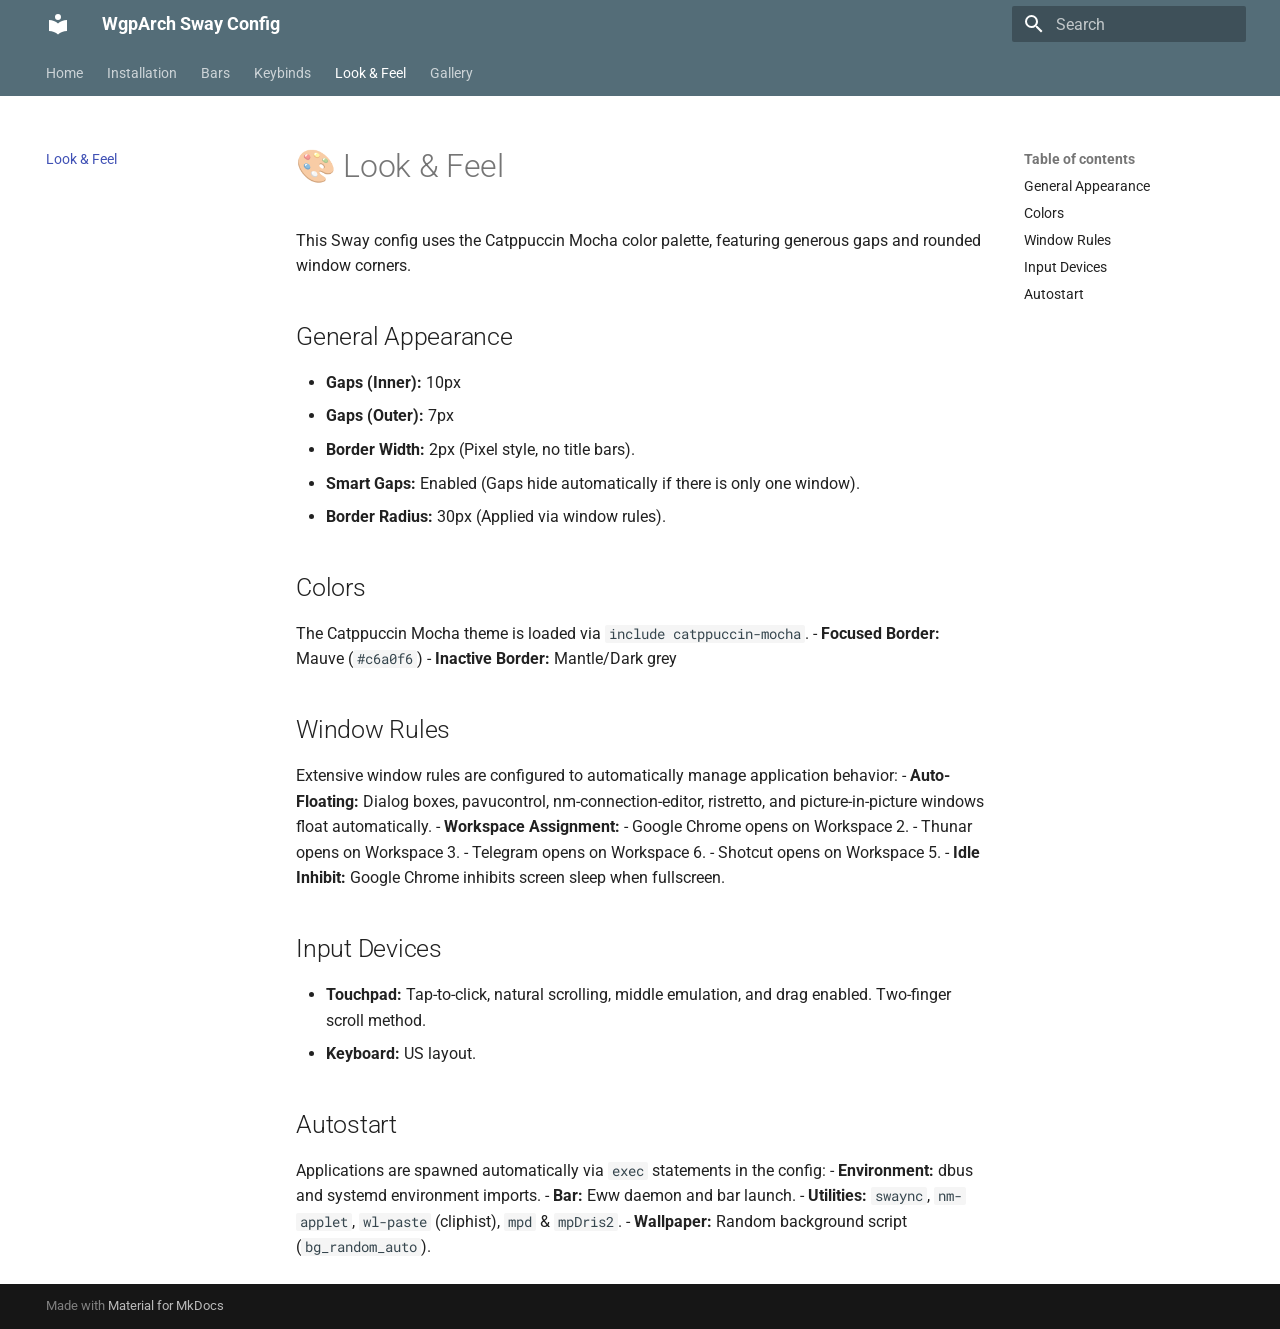
<file: theming/index.html>
<!doctype html>
<html lang="en" class="no-js">
  <head>
    
      <meta charset="utf-8">
      <meta name="viewport" content="width=device-width,initial-scale=1">
      
      
      
        <link rel="canonical" href="https://wgparch.codeberg.page/sway/theming/">
      
      
        <link rel="prev" href="../keybinds/">
      
      
        <link rel="next" href="../gallery/">
      
      
        
      
      
      <link rel="icon" href="../assets/images/favicon.png">
      <meta name="generator" content="mkdocs-1.6.1, mkdocs-material-9.7.6">
    
    
      
        <title>Look & Feel - WgpArch Sway Config</title>
      
    
    
      <link rel="stylesheet" href="../assets/stylesheets/main.484c7ddc.min.css">
      
        
        <link rel="stylesheet" href="../assets/stylesheets/palette.ab4e12ef.min.css">
      
      


    
    
      
    
    
      
        
        
        <link rel="preconnect" href="https://fonts.gstatic.com" crossorigin>
        <link rel="stylesheet" href="https://fonts.googleapis.com/css?family=Roboto:300,300i,400,400i,700,700i%7CRoboto+Mono:400,400i,700,700i&display=fallback">
        <style>:root{--md-text-font:"Roboto";--md-code-font:"Roboto Mono"}</style>
      
    
    
    <script>__md_scope=new URL("..",location),__md_hash=e=>[...e].reduce(((e,_)=>(e<<5)-e+_.charCodeAt(0)),0),__md_get=(e,_=localStorage,t=__md_scope)=>JSON.parse(_.getItem(t.pathname+"."+e)),__md_set=(e,_,t=localStorage,a=__md_scope)=>{try{t.setItem(a.pathname+"."+e,JSON.stringify(_))}catch(e){}}</script>
    
      

    
    
  </head>
  
  
    
    
    
    
    
    <body dir="ltr" data-md-color-scheme="default" data-md-color-primary="blue-grey" data-md-color-accent="light-blue">
  
    
    <input class="md-toggle" data-md-toggle="drawer" type="checkbox" id="__drawer" autocomplete="off">
    <input class="md-toggle" data-md-toggle="search" type="checkbox" id="__search" autocomplete="off">
    <label class="md-overlay" for="__drawer"></label>
    <div data-md-component="skip">
      
        
        <a href="#look-feel" class="md-skip">
          Skip to content
        </a>
      
    </div>
    <div data-md-component="announce">
      
    </div>
    
    
      

<header class="md-header" data-md-component="header">
  <nav class="md-header__inner md-grid" aria-label="Header">
    <a href=".." title="WgpArch Sway Config" class="md-header__button md-logo" aria-label="WgpArch Sway Config" data-md-component="logo">
      
  
  <svg xmlns="http://www.w3.org/2000/svg" viewBox="0 0 24 24"><path d="M12 8a3 3 0 0 0 3-3 3 3 0 0 0-3-3 3 3 0 0 0-3 3 3 3 0 0 0 3 3m0 3.54C9.64 9.35 6.5 8 3 8v11c3.5 0 6.64 1.35 9 3.54 2.36-2.19 5.5-3.54 9-3.54V8c-3.5 0-6.64 1.35-9 3.54"/></svg>

    </a>
    <label class="md-header__button md-icon" for="__drawer">
      
      <svg xmlns="http://www.w3.org/2000/svg" viewBox="0 0 24 24"><path d="M3 6h18v2H3zm0 5h18v2H3zm0 5h18v2H3z"/></svg>
    </label>
    <div class="md-header__title" data-md-component="header-title">
      <div class="md-header__ellipsis">
        <div class="md-header__topic">
          <span class="md-ellipsis">
            WgpArch Sway Config
          </span>
        </div>
        <div class="md-header__topic" data-md-component="header-topic">
          <span class="md-ellipsis">
            
              Look & Feel
            
          </span>
        </div>
      </div>
    </div>
    
      
    
    
    
    
      
      
        <label class="md-header__button md-icon" for="__search">
          
          <svg xmlns="http://www.w3.org/2000/svg" viewBox="0 0 24 24"><path d="M9.5 3A6.5 6.5 0 0 1 16 9.5c0 1.61-.59 3.09-1.56 4.23l.27.27h.79l5 5-1.5 1.5-5-5v-.79l-.27-.27A6.52 6.52 0 0 1 9.5 16 6.5 6.5 0 0 1 3 9.5 6.5 6.5 0 0 1 9.5 3m0 2C7 5 5 7 5 9.5S7 14 9.5 14 14 12 14 9.5 12 5 9.5 5"/></svg>
        </label>
        <div class="md-search" data-md-component="search" role="dialog">
  <label class="md-search__overlay" for="__search"></label>
  <div class="md-search__inner" role="search">
    <form class="md-search__form" name="search">
      <input type="text" class="md-search__input" name="query" aria-label="Search" placeholder="Search" autocapitalize="off" autocorrect="off" autocomplete="off" spellcheck="false" data-md-component="search-query" required>
      <label class="md-search__icon md-icon" for="__search">
        
        <svg xmlns="http://www.w3.org/2000/svg" viewBox="0 0 24 24"><path d="M9.5 3A6.5 6.5 0 0 1 16 9.5c0 1.61-.59 3.09-1.56 4.23l.27.27h.79l5 5-1.5 1.5-5-5v-.79l-.27-.27A6.52 6.52 0 0 1 9.5 16 6.5 6.5 0 0 1 3 9.5 6.5 6.5 0 0 1 9.5 3m0 2C7 5 5 7 5 9.5S7 14 9.5 14 14 12 14 9.5 12 5 9.5 5"/></svg>
        
        <svg xmlns="http://www.w3.org/2000/svg" viewBox="0 0 24 24"><path d="M20 11v2H8l5.5 5.5-1.42 1.42L4.16 12l7.92-7.92L13.5 5.5 8 11z"/></svg>
      </label>
      <nav class="md-search__options" aria-label="Search">
        
        <button type="reset" class="md-search__icon md-icon" title="Clear" aria-label="Clear" tabindex="-1">
          
          <svg xmlns="http://www.w3.org/2000/svg" viewBox="0 0 24 24"><path d="M19 6.41 17.59 5 12 10.59 6.41 5 5 6.41 10.59 12 5 17.59 6.41 19 12 13.41 17.59 19 19 17.59 13.41 12z"/></svg>
        </button>
      </nav>
      
    </form>
    <div class="md-search__output">
      <div class="md-search__scrollwrap" tabindex="0" data-md-scrollfix>
        <div class="md-search-result" data-md-component="search-result">
          <div class="md-search-result__meta">
            Initializing search
          </div>
          <ol class="md-search-result__list" role="presentation"></ol>
        </div>
      </div>
    </div>
  </div>
</div>
      
    
    
  </nav>
  
</header>
    
    <div class="md-container" data-md-component="container">
      
      
        
          
            
<nav class="md-tabs" aria-label="Tabs" data-md-component="tabs">
  <div class="md-grid">
    <ul class="md-tabs__list">
      
        
  
  
  
  
    <li class="md-tabs__item">
      <a href=".." class="md-tabs__link">
        
  
  
    
  
  Home

      </a>
    </li>
  

      
        
  
  
  
  
    <li class="md-tabs__item">
      <a href="../installation/" class="md-tabs__link">
        
  
  
    
  
  Installation

      </a>
    </li>
  

      
        
  
  
  
  
    
    
      <li class="md-tabs__item">
        <a href="../waybar/" class="md-tabs__link">
          
  
  
  Bars

        </a>
      </li>
    
  

      
        
  
  
  
  
    <li class="md-tabs__item">
      <a href="../keybinds/" class="md-tabs__link">
        
  
  
    
  
  Keybinds

      </a>
    </li>
  

      
        
  
  
  
    
  
  
    <li class="md-tabs__item md-tabs__item--active">
      <a href="./" class="md-tabs__link">
        
  
  
    
  
  Look & Feel

      </a>
    </li>
  

      
        
  
  
  
  
    <li class="md-tabs__item">
      <a href="../gallery/" class="md-tabs__link">
        
  
  
    
  
  Gallery

      </a>
    </li>
  

      
    </ul>
  </div>
</nav>
          
        
      
      <main class="md-main" data-md-component="main">
        <div class="md-main__inner md-grid">
          
            
              
              <div class="md-sidebar md-sidebar--primary" data-md-component="sidebar" data-md-type="navigation" >
                <div class="md-sidebar__scrollwrap">
                  <div class="md-sidebar__inner">
                    


  


<nav class="md-nav md-nav--primary md-nav--lifted" aria-label="Navigation" data-md-level="0">
  <label class="md-nav__title" for="__drawer">
    <a href=".." title="WgpArch Sway Config" class="md-nav__button md-logo" aria-label="WgpArch Sway Config" data-md-component="logo">
      
  
  <svg xmlns="http://www.w3.org/2000/svg" viewBox="0 0 24 24"><path d="M12 8a3 3 0 0 0 3-3 3 3 0 0 0-3-3 3 3 0 0 0-3 3 3 3 0 0 0 3 3m0 3.54C9.64 9.35 6.5 8 3 8v11c3.5 0 6.64 1.35 9 3.54 2.36-2.19 5.5-3.54 9-3.54V8c-3.5 0-6.64 1.35-9 3.54"/></svg>

    </a>
    WgpArch Sway Config
  </label>
  
  <ul class="md-nav__list" data-md-scrollfix>
    
      
      
  
  
  
  
    <li class="md-nav__item">
      <a href=".." class="md-nav__link">
        
  
  
  <span class="md-ellipsis">
    
  
    Home
  

    
  </span>
  
  

      </a>
    </li>
  

    
      
      
  
  
  
  
    <li class="md-nav__item">
      <a href="../installation/" class="md-nav__link">
        
  
  
  <span class="md-ellipsis">
    
  
    Installation
  

    
  </span>
  
  

      </a>
    </li>
  

    
      
      
  
  
  
  
    
    
    
    
      
      
    
    
    <li class="md-nav__item md-nav__item--nested">
      
        
        
          
        
        <input class="md-nav__toggle md-toggle md-toggle--indeterminate" type="checkbox" id="__nav_3" >
        
          
          <label class="md-nav__link" for="__nav_3" id="__nav_3_label" tabindex="0">
            
  
  
  <span class="md-ellipsis">
    
  
    Bars
  

    
  </span>
  
  

            <span class="md-nav__icon md-icon"></span>
          </label>
        
        <nav class="md-nav" data-md-level="1" aria-labelledby="__nav_3_label" aria-expanded="false">
          <label class="md-nav__title" for="__nav_3">
            <span class="md-nav__icon md-icon"></span>
            
  
    Bars
  

          </label>
          <ul class="md-nav__list" data-md-scrollfix>
            
              
                
  
  
  
  
    <li class="md-nav__item">
      <a href="../waybar/" class="md-nav__link">
        
  
  
  <span class="md-ellipsis">
    
  
    Waybar
  

    
  </span>
  
  

      </a>
    </li>
  

              
            
              
                
  
  
  
  
    <li class="md-nav__item">
      <a href="../eww/" class="md-nav__link">
        
  
  
  <span class="md-ellipsis">
    
  
    EWW
  

    
  </span>
  
  

      </a>
    </li>
  

              
            
          </ul>
        </nav>
      
    </li>
  

    
      
      
  
  
  
  
    <li class="md-nav__item">
      <a href="../keybinds/" class="md-nav__link">
        
  
  
  <span class="md-ellipsis">
    
  
    Keybinds
  

    
  </span>
  
  

      </a>
    </li>
  

    
      
      
  
  
    
  
  
  
    <li class="md-nav__item md-nav__item--active">
      
      <input class="md-nav__toggle md-toggle" type="checkbox" id="__toc">
      
      
        
      
      
        <label class="md-nav__link md-nav__link--active" for="__toc">
          
  
  
  <span class="md-ellipsis">
    
  
    Look & Feel
  

    
  </span>
  
  

          <span class="md-nav__icon md-icon"></span>
        </label>
      
      <a href="./" class="md-nav__link md-nav__link--active">
        
  
  
  <span class="md-ellipsis">
    
  
    Look & Feel
  

    
  </span>
  
  

      </a>
      
        

<nav class="md-nav md-nav--secondary" aria-label="Table of contents">
  
  
  
    
  
  
    <label class="md-nav__title" for="__toc">
      <span class="md-nav__icon md-icon"></span>
      Table of contents
    </label>
    <ul class="md-nav__list" data-md-component="toc" data-md-scrollfix>
      
        <li class="md-nav__item">
  <a href="#general-appearance" class="md-nav__link">
    <span class="md-ellipsis">
      
        General Appearance
      
    </span>
  </a>
  
</li>
      
        <li class="md-nav__item">
  <a href="#colors" class="md-nav__link">
    <span class="md-ellipsis">
      
        Colors
      
    </span>
  </a>
  
</li>
      
        <li class="md-nav__item">
  <a href="#window-rules" class="md-nav__link">
    <span class="md-ellipsis">
      
        Window Rules
      
    </span>
  </a>
  
</li>
      
        <li class="md-nav__item">
  <a href="#input-devices" class="md-nav__link">
    <span class="md-ellipsis">
      
        Input Devices
      
    </span>
  </a>
  
</li>
      
        <li class="md-nav__item">
  <a href="#autostart" class="md-nav__link">
    <span class="md-ellipsis">
      
        Autostart
      
    </span>
  </a>
  
</li>
      
    </ul>
  
</nav>
      
    </li>
  

    
      
      
  
  
  
  
    <li class="md-nav__item">
      <a href="../gallery/" class="md-nav__link">
        
  
  
  <span class="md-ellipsis">
    
  
    Gallery
  

    
  </span>
  
  

      </a>
    </li>
  

    
  </ul>
</nav>
                  </div>
                </div>
              </div>
            
            
              
              <div class="md-sidebar md-sidebar--secondary" data-md-component="sidebar" data-md-type="toc" >
                <div class="md-sidebar__scrollwrap">
                  <div class="md-sidebar__inner">
                    

<nav class="md-nav md-nav--secondary" aria-label="Table of contents">
  
  
  
    
  
  
    <label class="md-nav__title" for="__toc">
      <span class="md-nav__icon md-icon"></span>
      Table of contents
    </label>
    <ul class="md-nav__list" data-md-component="toc" data-md-scrollfix>
      
        <li class="md-nav__item">
  <a href="#general-appearance" class="md-nav__link">
    <span class="md-ellipsis">
      
        General Appearance
      
    </span>
  </a>
  
</li>
      
        <li class="md-nav__item">
  <a href="#colors" class="md-nav__link">
    <span class="md-ellipsis">
      
        Colors
      
    </span>
  </a>
  
</li>
      
        <li class="md-nav__item">
  <a href="#window-rules" class="md-nav__link">
    <span class="md-ellipsis">
      
        Window Rules
      
    </span>
  </a>
  
</li>
      
        <li class="md-nav__item">
  <a href="#input-devices" class="md-nav__link">
    <span class="md-ellipsis">
      
        Input Devices
      
    </span>
  </a>
  
</li>
      
        <li class="md-nav__item">
  <a href="#autostart" class="md-nav__link">
    <span class="md-ellipsis">
      
        Autostart
      
    </span>
  </a>
  
</li>
      
    </ul>
  
</nav>
                  </div>
                </div>
              </div>
            
          
          
            <div class="md-content" data-md-component="content">
              
              <article class="md-content__inner md-typeset">
                
                  



<h1 id="look-feel">🎨 Look &amp; Feel</h1>
<p>This Sway config uses the Catppuccin Mocha color palette, featuring generous gaps and rounded window corners.</p>
<h2 id="general-appearance">General Appearance</h2>
<ul>
<li><strong>Gaps (Inner):</strong> 10px</li>
<li><strong>Gaps (Outer):</strong> 7px</li>
<li><strong>Border Width:</strong> 2px (Pixel style, no title bars).</li>
<li><strong>Smart Gaps:</strong> Enabled (Gaps hide automatically if there is only one window).</li>
<li><strong>Border Radius:</strong> 30px (Applied via window rules).</li>
</ul>
<h2 id="colors">Colors</h2>
<p>The Catppuccin Mocha theme is loaded via <code>include catppuccin-mocha</code>. 
- <strong>Focused Border:</strong> Mauve (<code>#c6a0f6</code>)
- <strong>Inactive Border:</strong> Mantle/Dark grey</p>
<h2 id="window-rules">Window Rules</h2>
<p>Extensive window rules are configured to automatically manage application behavior:
- <strong>Auto-Floating:</strong> Dialog boxes, pavucontrol, nm-connection-editor, ristretto, and picture-in-picture windows float automatically.
- <strong>Workspace Assignment:</strong> 
  - Google Chrome opens on Workspace 2.
  - Thunar opens on Workspace 3.
  - Telegram opens on Workspace 6.
  - Shotcut opens on Workspace 5.
- <strong>Idle Inhibit:</strong> Google Chrome inhibits screen sleep when fullscreen.</p>
<h2 id="input-devices">Input Devices</h2>
<ul>
<li><strong>Touchpad:</strong> Tap-to-click, natural scrolling, middle emulation, and drag enabled. Two-finger scroll method.</li>
<li><strong>Keyboard:</strong> US layout.</li>
</ul>
<h2 id="autostart">Autostart</h2>
<p>Applications are spawned automatically via <code>exec</code> statements in the config:
- <strong>Environment:</strong> dbus and systemd environment imports.
- <strong>Bar:</strong> Eww daemon and bar launch.
- <strong>Utilities:</strong> <code>swaync</code>, <code>nm-applet</code>, <code>wl-paste</code> (cliphist), <code>mpd</code> &amp; <code>mpDris2</code>.
- <strong>Wallpaper:</strong> Random background script (<code>bg_random_auto</code>).</p>












                
              </article>
            </div>
          
          
<script>var target=document.getElementById(location.hash.slice(1));target&&target.name&&(target.checked=target.name.startsWith("__tabbed_"))</script>
        </div>
        
      </main>
      
        <footer class="md-footer">
  
  <div class="md-footer-meta md-typeset">
    <div class="md-footer-meta__inner md-grid">
      <div class="md-copyright">
  
  
    Made with
    <a href="https://squidfunk.github.io/mkdocs-material/" target="_blank" rel="noopener">
      Material for MkDocs
    </a>
  
</div>
      
    </div>
  </div>
</footer>
      
    </div>
    <div class="md-dialog" data-md-component="dialog">
      <div class="md-dialog__inner md-typeset"></div>
    </div>
    
    
    
      
      
      <script id="__config" type="application/json">{"annotate": null, "base": "..", "features": ["navigation.tabs", "navigation.expand"], "search": "../assets/javascripts/workers/search.2c215733.min.js", "tags": null, "translations": {"clipboard.copied": "Copied to clipboard", "clipboard.copy": "Copy to clipboard", "search.result.more.one": "1 more on this page", "search.result.more.other": "# more on this page", "search.result.none": "No matching documents", "search.result.one": "1 matching document", "search.result.other": "# matching documents", "search.result.placeholder": "Type to start searching", "search.result.term.missing": "Missing", "select.version": "Select version"}, "version": null}</script>
    
    
      <script src="../assets/javascripts/bundle.79ae519e.min.js"></script>
      
    
  </body>
</html>
</file>
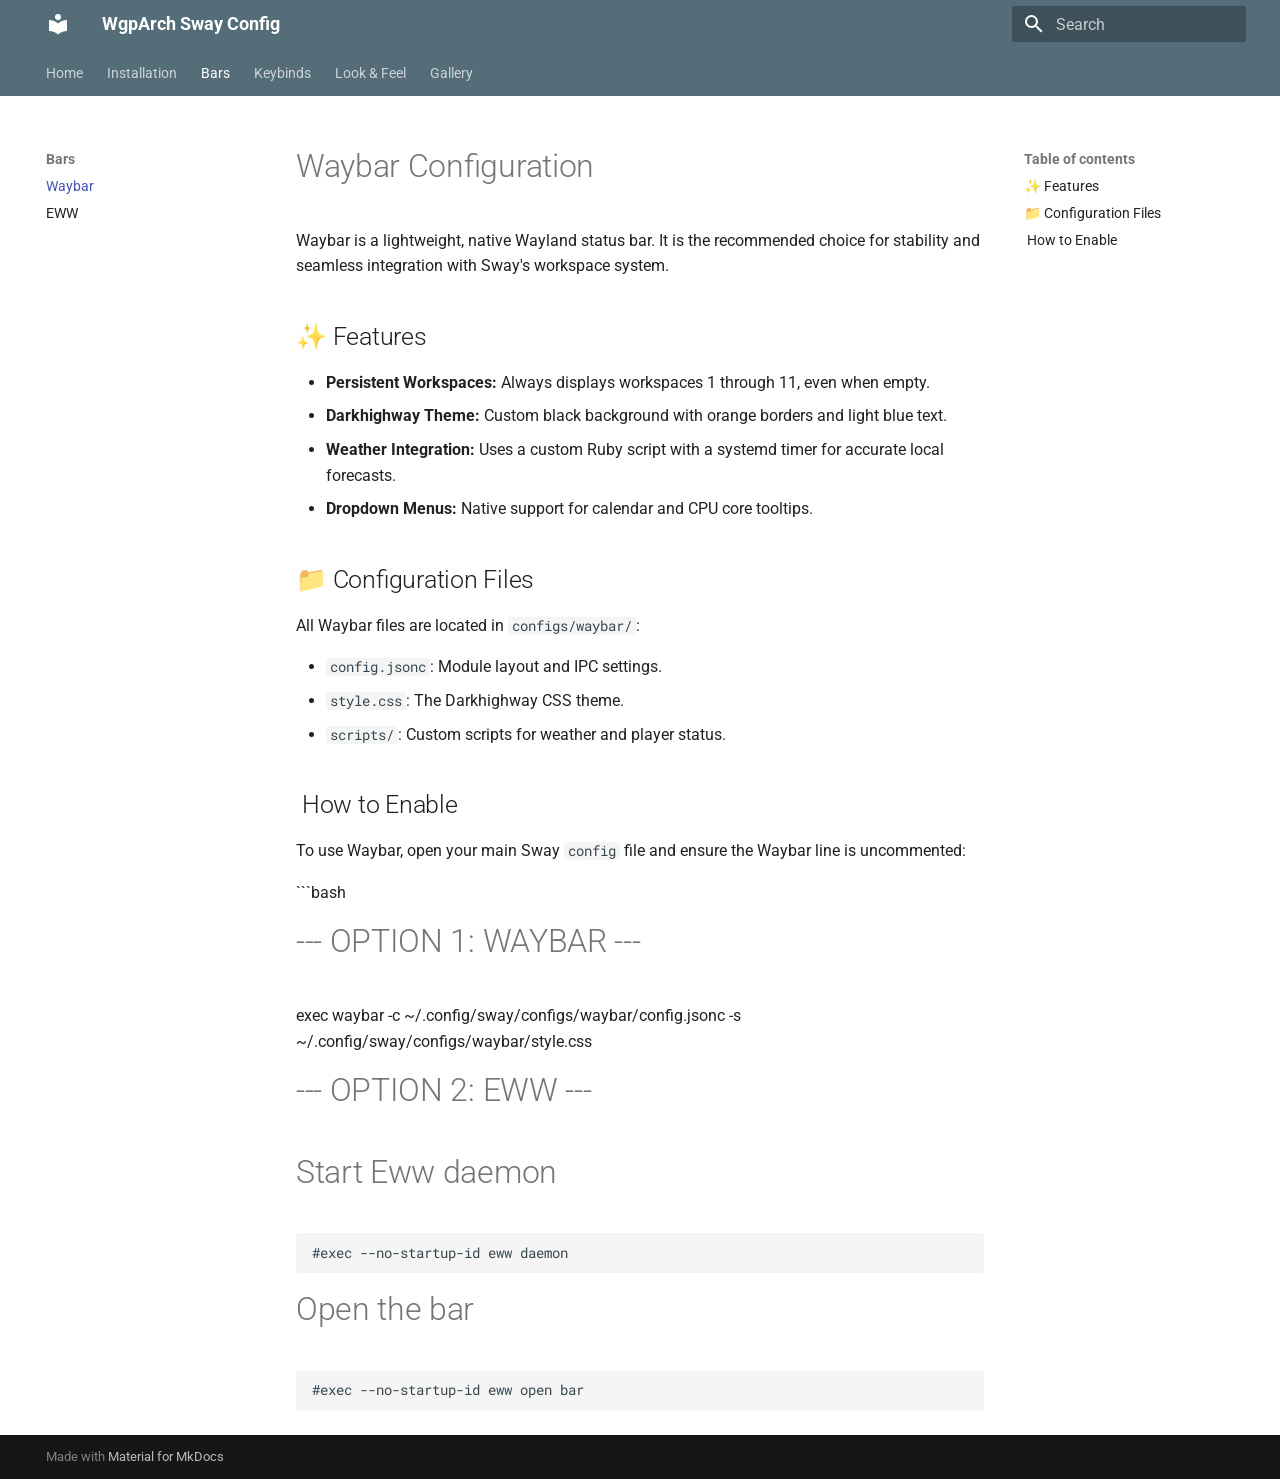
<file: waybar/index.html>
<!doctype html>
<html lang="en" class="no-js">
  <head>
    
      <meta charset="utf-8">
      <meta name="viewport" content="width=device-width,initial-scale=1">
      
      
      
        <link rel="canonical" href="https://wgparch.codeberg.page/sway/waybar/">
      
      
        <link rel="prev" href="../installation/">
      
      
        <link rel="next" href="../eww/">
      
      
        
      
      
      <link rel="icon" href="../assets/images/favicon.png">
      <meta name="generator" content="mkdocs-1.6.1, mkdocs-material-9.7.6">
    
    
      
        <title>Waybar - WgpArch Sway Config</title>
      
    
    
      <link rel="stylesheet" href="../assets/stylesheets/main.484c7ddc.min.css">
      
        
        <link rel="stylesheet" href="../assets/stylesheets/palette.ab4e12ef.min.css">
      
      


    
    
      
    
    
      
        
        
        <link rel="preconnect" href="https://fonts.gstatic.com" crossorigin>
        <link rel="stylesheet" href="https://fonts.googleapis.com/css?family=Roboto:300,300i,400,400i,700,700i%7CRoboto+Mono:400,400i,700,700i&display=fallback">
        <style>:root{--md-text-font:"Roboto";--md-code-font:"Roboto Mono"}</style>
      
    
    
    <script>__md_scope=new URL("..",location),__md_hash=e=>[...e].reduce(((e,_)=>(e<<5)-e+_.charCodeAt(0)),0),__md_get=(e,_=localStorage,t=__md_scope)=>JSON.parse(_.getItem(t.pathname+"."+e)),__md_set=(e,_,t=localStorage,a=__md_scope)=>{try{t.setItem(a.pathname+"."+e,JSON.stringify(_))}catch(e){}}</script>
    
      

    
    
  </head>
  
  
    
    
    
    
    
    <body dir="ltr" data-md-color-scheme="default" data-md-color-primary="blue-grey" data-md-color-accent="light-blue">
  
    
    <input class="md-toggle" data-md-toggle="drawer" type="checkbox" id="__drawer" autocomplete="off">
    <input class="md-toggle" data-md-toggle="search" type="checkbox" id="__search" autocomplete="off">
    <label class="md-overlay" for="__drawer"></label>
    <div data-md-component="skip">
      
        
        <a href="#waybar-configuration" class="md-skip">
          Skip to content
        </a>
      
    </div>
    <div data-md-component="announce">
      
    </div>
    
    
      

<header class="md-header" data-md-component="header">
  <nav class="md-header__inner md-grid" aria-label="Header">
    <a href=".." title="WgpArch Sway Config" class="md-header__button md-logo" aria-label="WgpArch Sway Config" data-md-component="logo">
      
  
  <svg xmlns="http://www.w3.org/2000/svg" viewBox="0 0 24 24"><path d="M12 8a3 3 0 0 0 3-3 3 3 0 0 0-3-3 3 3 0 0 0-3 3 3 3 0 0 0 3 3m0 3.54C9.64 9.35 6.5 8 3 8v11c3.5 0 6.64 1.35 9 3.54 2.36-2.19 5.5-3.54 9-3.54V8c-3.5 0-6.64 1.35-9 3.54"/></svg>

    </a>
    <label class="md-header__button md-icon" for="__drawer">
      
      <svg xmlns="http://www.w3.org/2000/svg" viewBox="0 0 24 24"><path d="M3 6h18v2H3zm0 5h18v2H3zm0 5h18v2H3z"/></svg>
    </label>
    <div class="md-header__title" data-md-component="header-title">
      <div class="md-header__ellipsis">
        <div class="md-header__topic">
          <span class="md-ellipsis">
            WgpArch Sway Config
          </span>
        </div>
        <div class="md-header__topic" data-md-component="header-topic">
          <span class="md-ellipsis">
            
              Waybar
            
          </span>
        </div>
      </div>
    </div>
    
      
    
    
    
    
      
      
        <label class="md-header__button md-icon" for="__search">
          
          <svg xmlns="http://www.w3.org/2000/svg" viewBox="0 0 24 24"><path d="M9.5 3A6.5 6.5 0 0 1 16 9.5c0 1.61-.59 3.09-1.56 4.23l.27.27h.79l5 5-1.5 1.5-5-5v-.79l-.27-.27A6.52 6.52 0 0 1 9.5 16 6.5 6.5 0 0 1 3 9.5 6.5 6.5 0 0 1 9.5 3m0 2C7 5 5 7 5 9.5S7 14 9.5 14 14 12 14 9.5 12 5 9.5 5"/></svg>
        </label>
        <div class="md-search" data-md-component="search" role="dialog">
  <label class="md-search__overlay" for="__search"></label>
  <div class="md-search__inner" role="search">
    <form class="md-search__form" name="search">
      <input type="text" class="md-search__input" name="query" aria-label="Search" placeholder="Search" autocapitalize="off" autocorrect="off" autocomplete="off" spellcheck="false" data-md-component="search-query" required>
      <label class="md-search__icon md-icon" for="__search">
        
        <svg xmlns="http://www.w3.org/2000/svg" viewBox="0 0 24 24"><path d="M9.5 3A6.5 6.5 0 0 1 16 9.5c0 1.61-.59 3.09-1.56 4.23l.27.27h.79l5 5-1.5 1.5-5-5v-.79l-.27-.27A6.52 6.52 0 0 1 9.5 16 6.5 6.5 0 0 1 3 9.5 6.5 6.5 0 0 1 9.5 3m0 2C7 5 5 7 5 9.5S7 14 9.5 14 14 12 14 9.5 12 5 9.5 5"/></svg>
        
        <svg xmlns="http://www.w3.org/2000/svg" viewBox="0 0 24 24"><path d="M20 11v2H8l5.5 5.5-1.42 1.42L4.16 12l7.92-7.92L13.5 5.5 8 11z"/></svg>
      </label>
      <nav class="md-search__options" aria-label="Search">
        
        <button type="reset" class="md-search__icon md-icon" title="Clear" aria-label="Clear" tabindex="-1">
          
          <svg xmlns="http://www.w3.org/2000/svg" viewBox="0 0 24 24"><path d="M19 6.41 17.59 5 12 10.59 6.41 5 5 6.41 10.59 12 5 17.59 6.41 19 12 13.41 17.59 19 19 17.59 13.41 12z"/></svg>
        </button>
      </nav>
      
    </form>
    <div class="md-search__output">
      <div class="md-search__scrollwrap" tabindex="0" data-md-scrollfix>
        <div class="md-search-result" data-md-component="search-result">
          <div class="md-search-result__meta">
            Initializing search
          </div>
          <ol class="md-search-result__list" role="presentation"></ol>
        </div>
      </div>
    </div>
  </div>
</div>
      
    
    
  </nav>
  
</header>
    
    <div class="md-container" data-md-component="container">
      
      
        
          
            
<nav class="md-tabs" aria-label="Tabs" data-md-component="tabs">
  <div class="md-grid">
    <ul class="md-tabs__list">
      
        
  
  
  
  
    <li class="md-tabs__item">
      <a href=".." class="md-tabs__link">
        
  
  
    
  
  Home

      </a>
    </li>
  

      
        
  
  
  
  
    <li class="md-tabs__item">
      <a href="../installation/" class="md-tabs__link">
        
  
  
    
  
  Installation

      </a>
    </li>
  

      
        
  
  
  
    
  
  
    
    
      <li class="md-tabs__item md-tabs__item--active">
        <a href="./" class="md-tabs__link">
          
  
  
  Bars

        </a>
      </li>
    
  

      
        
  
  
  
  
    <li class="md-tabs__item">
      <a href="../keybinds/" class="md-tabs__link">
        
  
  
    
  
  Keybinds

      </a>
    </li>
  

      
        
  
  
  
  
    <li class="md-tabs__item">
      <a href="../theming/" class="md-tabs__link">
        
  
  
    
  
  Look & Feel

      </a>
    </li>
  

      
        
  
  
  
  
    <li class="md-tabs__item">
      <a href="../gallery/" class="md-tabs__link">
        
  
  
    
  
  Gallery

      </a>
    </li>
  

      
    </ul>
  </div>
</nav>
          
        
      
      <main class="md-main" data-md-component="main">
        <div class="md-main__inner md-grid">
          
            
              
              <div class="md-sidebar md-sidebar--primary" data-md-component="sidebar" data-md-type="navigation" >
                <div class="md-sidebar__scrollwrap">
                  <div class="md-sidebar__inner">
                    


  


<nav class="md-nav md-nav--primary md-nav--lifted" aria-label="Navigation" data-md-level="0">
  <label class="md-nav__title" for="__drawer">
    <a href=".." title="WgpArch Sway Config" class="md-nav__button md-logo" aria-label="WgpArch Sway Config" data-md-component="logo">
      
  
  <svg xmlns="http://www.w3.org/2000/svg" viewBox="0 0 24 24"><path d="M12 8a3 3 0 0 0 3-3 3 3 0 0 0-3-3 3 3 0 0 0-3 3 3 3 0 0 0 3 3m0 3.54C9.64 9.35 6.5 8 3 8v11c3.5 0 6.64 1.35 9 3.54 2.36-2.19 5.5-3.54 9-3.54V8c-3.5 0-6.64 1.35-9 3.54"/></svg>

    </a>
    WgpArch Sway Config
  </label>
  
  <ul class="md-nav__list" data-md-scrollfix>
    
      
      
  
  
  
  
    <li class="md-nav__item">
      <a href=".." class="md-nav__link">
        
  
  
  <span class="md-ellipsis">
    
  
    Home
  

    
  </span>
  
  

      </a>
    </li>
  

    
      
      
  
  
  
  
    <li class="md-nav__item">
      <a href="../installation/" class="md-nav__link">
        
  
  
  <span class="md-ellipsis">
    
  
    Installation
  

    
  </span>
  
  

      </a>
    </li>
  

    
      
      
  
  
    
  
  
  
    
    
    
    
      
        
        
      
      
    
    
    <li class="md-nav__item md-nav__item--active md-nav__item--section md-nav__item--nested">
      
        
        
        <input class="md-nav__toggle md-toggle " type="checkbox" id="__nav_3" checked>
        
          
          <label class="md-nav__link" for="__nav_3" id="__nav_3_label" tabindex="">
            
  
  
  <span class="md-ellipsis">
    
  
    Bars
  

    
  </span>
  
  

            <span class="md-nav__icon md-icon"></span>
          </label>
        
        <nav class="md-nav" data-md-level="1" aria-labelledby="__nav_3_label" aria-expanded="true">
          <label class="md-nav__title" for="__nav_3">
            <span class="md-nav__icon md-icon"></span>
            
  
    Bars
  

          </label>
          <ul class="md-nav__list" data-md-scrollfix>
            
              
                
  
  
    
  
  
  
    <li class="md-nav__item md-nav__item--active">
      
      <input class="md-nav__toggle md-toggle" type="checkbox" id="__toc">
      
      
        
      
      
        <label class="md-nav__link md-nav__link--active" for="__toc">
          
  
  
  <span class="md-ellipsis">
    
  
    Waybar
  

    
  </span>
  
  

          <span class="md-nav__icon md-icon"></span>
        </label>
      
      <a href="./" class="md-nav__link md-nav__link--active">
        
  
  
  <span class="md-ellipsis">
    
  
    Waybar
  

    
  </span>
  
  

      </a>
      
        

<nav class="md-nav md-nav--secondary" aria-label="Table of contents">
  
  
  
    
  
  
    <label class="md-nav__title" for="__toc">
      <span class="md-nav__icon md-icon"></span>
      Table of contents
    </label>
    <ul class="md-nav__list" data-md-component="toc" data-md-scrollfix>
      
        <li class="md-nav__item">
  <a href="#features" class="md-nav__link">
    <span class="md-ellipsis">
      
        ✨ Features
      
    </span>
  </a>
  
</li>
      
        <li class="md-nav__item">
  <a href="#configuration-files" class="md-nav__link">
    <span class="md-ellipsis">
      
        📁 Configuration Files
      
    </span>
  </a>
  
</li>
      
        <li class="md-nav__item">
  <a href="#how-to-enable" class="md-nav__link">
    <span class="md-ellipsis">
      
        ️ How to Enable
      
    </span>
  </a>
  
</li>
      
    </ul>
  
</nav>
      
    </li>
  

              
            
              
                
  
  
  
  
    <li class="md-nav__item">
      <a href="../eww/" class="md-nav__link">
        
  
  
  <span class="md-ellipsis">
    
  
    EWW
  

    
  </span>
  
  

      </a>
    </li>
  

              
            
          </ul>
        </nav>
      
    </li>
  

    
      
      
  
  
  
  
    <li class="md-nav__item">
      <a href="../keybinds/" class="md-nav__link">
        
  
  
  <span class="md-ellipsis">
    
  
    Keybinds
  

    
  </span>
  
  

      </a>
    </li>
  

    
      
      
  
  
  
  
    <li class="md-nav__item">
      <a href="../theming/" class="md-nav__link">
        
  
  
  <span class="md-ellipsis">
    
  
    Look & Feel
  

    
  </span>
  
  

      </a>
    </li>
  

    
      
      
  
  
  
  
    <li class="md-nav__item">
      <a href="../gallery/" class="md-nav__link">
        
  
  
  <span class="md-ellipsis">
    
  
    Gallery
  

    
  </span>
  
  

      </a>
    </li>
  

    
  </ul>
</nav>
                  </div>
                </div>
              </div>
            
            
              
              <div class="md-sidebar md-sidebar--secondary" data-md-component="sidebar" data-md-type="toc" >
                <div class="md-sidebar__scrollwrap">
                  <div class="md-sidebar__inner">
                    

<nav class="md-nav md-nav--secondary" aria-label="Table of contents">
  
  
  
    
  
  
    <label class="md-nav__title" for="__toc">
      <span class="md-nav__icon md-icon"></span>
      Table of contents
    </label>
    <ul class="md-nav__list" data-md-component="toc" data-md-scrollfix>
      
        <li class="md-nav__item">
  <a href="#features" class="md-nav__link">
    <span class="md-ellipsis">
      
        ✨ Features
      
    </span>
  </a>
  
</li>
      
        <li class="md-nav__item">
  <a href="#configuration-files" class="md-nav__link">
    <span class="md-ellipsis">
      
        📁 Configuration Files
      
    </span>
  </a>
  
</li>
      
        <li class="md-nav__item">
  <a href="#how-to-enable" class="md-nav__link">
    <span class="md-ellipsis">
      
        ️ How to Enable
      
    </span>
  </a>
  
</li>
      
    </ul>
  
</nav>
                  </div>
                </div>
              </div>
            
          
          
            <div class="md-content" data-md-component="content">
              
              <article class="md-content__inner md-typeset">
                
                  



<h1 id="waybar-configuration">Waybar Configuration</h1>
<p>Waybar is a lightweight, native Wayland status bar. It is the recommended choice for stability and seamless integration with Sway's workspace system.</p>
<h2 id="features">✨ Features</h2>
<ul>
<li><strong>Persistent Workspaces:</strong> Always displays workspaces 1 through 11, even when empty.</li>
<li><strong>Darkhighway Theme:</strong> Custom black background with orange borders and light blue text.</li>
<li><strong>Weather Integration:</strong> Uses a custom Ruby script with a systemd timer for accurate local forecasts.</li>
<li><strong>Dropdown Menus:</strong> Native support for calendar and CPU core tooltips.</li>
</ul>
<h2 id="configuration-files">📁 Configuration Files</h2>
<p>All Waybar files are located in <code>configs/waybar/</code>:</p>
<ul>
<li><code>config.jsonc</code>: Module layout and IPC settings.</li>
<li><code>style.css</code>: The Darkhighway CSS theme.</li>
<li><code>scripts/</code>: Custom scripts for weather and player status.</li>
</ul>
<h2 id="how-to-enable">️ How to Enable</h2>
<p>To use Waybar, open your main Sway <code>config</code> file and ensure the Waybar line is uncommented:</p>
<p>```bash</p>
<h1 id="-option-1-waybar-">--- OPTION 1: WAYBAR ---</h1>
<p>exec waybar -c ~/.config/sway/configs/waybar/config.jsonc -s ~/.config/sway/configs/waybar/style.css</p>
<h1 id="-option-2-eww-">--- OPTION 2: EWW ---</h1>
<h1 id="start-eww-daemon">Start Eww daemon</h1>
<pre><code>#exec --no-startup-id eww daemon
</code></pre>
<h1 id="open-the-bar">Open the bar</h1>
<pre><code>#exec --no-startup-id eww open bar
</code></pre>












                
              </article>
            </div>
          
          
<script>var target=document.getElementById(location.hash.slice(1));target&&target.name&&(target.checked=target.name.startsWith("__tabbed_"))</script>
        </div>
        
      </main>
      
        <footer class="md-footer">
  
  <div class="md-footer-meta md-typeset">
    <div class="md-footer-meta__inner md-grid">
      <div class="md-copyright">
  
  
    Made with
    <a href="https://squidfunk.github.io/mkdocs-material/" target="_blank" rel="noopener">
      Material for MkDocs
    </a>
  
</div>
      
    </div>
  </div>
</footer>
      
    </div>
    <div class="md-dialog" data-md-component="dialog">
      <div class="md-dialog__inner md-typeset"></div>
    </div>
    
    
    
      
      
      <script id="__config" type="application/json">{"annotate": null, "base": "..", "features": ["navigation.tabs", "navigation.expand"], "search": "../assets/javascripts/workers/search.2c215733.min.js", "tags": null, "translations": {"clipboard.copied": "Copied to clipboard", "clipboard.copy": "Copy to clipboard", "search.result.more.one": "1 more on this page", "search.result.more.other": "# more on this page", "search.result.none": "No matching documents", "search.result.one": "1 matching document", "search.result.other": "# matching documents", "search.result.placeholder": "Type to start searching", "search.result.term.missing": "Missing", "select.version": "Select version"}, "version": null}</script>
    
    
      <script src="../assets/javascripts/bundle.79ae519e.min.js"></script>
      
    
  </body>
</html>
</file>
<file: assets/stylesheets/main.484c7ddc.min.css>
@charset "UTF-8";html{-webkit-text-size-adjust:none;-moz-text-size-adjust:none;text-size-adjust:none;box-sizing:border-box}*,:after,:before{box-sizing:inherit}@media (prefers-reduced-motion){*,:after,:before{transition:none!important}}body{margin:0}a,button,input,label{-webkit-tap-highlight-color:transparent}a{color:inherit;text-decoration:none}hr{border:0;box-sizing:initial;display:block;height:.05rem;overflow:visible;padding:0}small{font-size:80%}sub,sup{line-height:1em}img{border-style:none}table{border-collapse:initial;border-spacing:0}td,th{font-weight:400;vertical-align:top}button{background:#0000;border:0;font-family:inherit;font-size:inherit;margin:0;padding:0}input{border:0;outline:none}:root{--md-primary-fg-color:#4051b5;--md-primary-fg-color--light:#5d6cc0;--md-primary-fg-color--dark:#303fa1;--md-primary-bg-color:#fff;--md-primary-bg-color--light:#ffffffb3;--md-accent-fg-color:#526cfe;--md-accent-fg-color--transparent:#526cfe1a;--md-accent-bg-color:#fff;--md-accent-bg-color--light:#ffffffb3}[data-md-color-scheme=default]{color-scheme:light}[data-md-color-scheme=default] img[src$="#gh-dark-mode-only"],[data-md-color-scheme=default] img[src$="#only-dark"]{display:none}:root,[data-md-color-scheme=default]{--md-hue:225deg;--md-default-fg-color:#000000de;--md-default-fg-color--light:#0000008a;--md-default-fg-color--lighter:#00000052;--md-default-fg-color--lightest:#00000012;--md-default-bg-color:#fff;--md-default-bg-color--light:#ffffffb3;--md-default-bg-color--lighter:#ffffff4d;--md-default-bg-color--lightest:#ffffff1f;--md-code-fg-color:#36464e;--md-code-bg-color:#f5f5f5;--md-code-bg-color--light:#f5f5f5b3;--md-code-bg-color--lighter:#f5f5f54d;--md-code-hl-color:#4287ff;--md-code-hl-color--light:#4287ff1a;--md-code-hl-number-color:#d52a2a;--md-code-hl-special-color:#db1457;--md-code-hl-function-color:#a846b9;--md-code-hl-constant-color:#6e59d9;--md-code-hl-keyword-color:#3f6ec6;--md-code-hl-string-color:#1c7d4d;--md-code-hl-name-color:var(--md-code-fg-color);--md-code-hl-operator-color:var(--md-default-fg-color--light);--md-code-hl-punctuation-color:var(--md-default-fg-color--light);--md-code-hl-comment-color:var(--md-default-fg-color--light);--md-code-hl-generic-color:var(--md-default-fg-color--light);--md-code-hl-variable-color:var(--md-default-fg-color--light);--md-typeset-color:var(--md-default-fg-color);--md-typeset-a-color:var(--md-primary-fg-color);--md-typeset-del-color:#f5503d26;--md-typeset-ins-color:#0bd57026;--md-typeset-kbd-color:#fafafa;--md-typeset-kbd-accent-color:#fff;--md-typeset-kbd-border-color:#b8b8b8;--md-typeset-mark-color:#ffff0080;--md-typeset-table-color:#0000001f;--md-typeset-table-color--light:rgba(0,0,0,.035);--md-admonition-fg-color:var(--md-default-fg-color);--md-admonition-bg-color:var(--md-default-bg-color);--md-warning-fg-color:#000000de;--md-warning-bg-color:#ff9;--md-footer-fg-color:#fff;--md-footer-fg-color--light:#ffffffb3;--md-footer-fg-color--lighter:#ffffff73;--md-footer-bg-color:#000000de;--md-footer-bg-color--dark:#00000052;--md-shadow-z1:0 0.2rem 0.5rem #0000000d,0 0 0.05rem #0000001a;--md-shadow-z2:0 0.2rem 0.5rem #0000001a,0 0 0.05rem #00000040;--md-shadow-z3:0 0.2rem 0.5rem #0003,0 0 0.05rem #00000059}.md-icon svg{fill:currentcolor;display:block;height:1.2rem;width:1.2rem}body{-webkit-font-smoothing:antialiased;-moz-osx-font-smoothing:grayscale;--md-text-font-family:var(--md-text-font,_),-apple-system,BlinkMacSystemFont,Helvetica,Arial,sans-serif;--md-code-font-family:var(--md-code-font,_),SFMono-Regular,Consolas,Menlo,monospace}aside,body,input{font-feature-settings:"kern","liga";color:var(--md-typeset-color);font-family:var(--md-text-font-family)}code,kbd,pre{font-feature-settings:"kern";font-family:var(--md-code-font-family)}:root{--md-typeset-table-sort-icon:url('data:image/svg+xml;charset=utf-8,<svg xmlns="http://www.w3.org/2000/svg" viewBox="0 0 24 24"><path d="m18 21-4-4h3V7h-3l4-4 4 4h-3v10h3M2 19v-2h10v2M2 13v-2h7v2M2 7V5h4v2z"/></svg>');--md-typeset-table-sort-icon--asc:url('data:image/svg+xml;charset=utf-8,<svg xmlns="http://www.w3.org/2000/svg" viewBox="0 0 24 24"><path d="M19 17h3l-4 4-4-4h3V3h2M2 17h10v2H2M6 5v2H2V5m0 6h7v2H2z"/></svg>');--md-typeset-table-sort-icon--desc:url('data:image/svg+xml;charset=utf-8,<svg xmlns="http://www.w3.org/2000/svg" viewBox="0 0 24 24"><path d="M19 7h3l-4-4-4 4h3v14h2M2 17h10v2H2M6 5v2H2V5m0 6h7v2H2z"/></svg>')}.md-typeset{-webkit-print-color-adjust:exact;color-adjust:exact;font-size:.8rem;line-height:1.6;overflow-wrap:break-word}@media print{.md-typeset{font-size:.68rem}}.md-typeset blockquote,.md-typeset dl,.md-typeset figure,.md-typeset ol,.md-typeset pre,.md-typeset ul{margin-bottom:1em;margin-top:1em}.md-typeset h1{color:var(--md-default-fg-color--light);font-size:2em;line-height:1.3;margin:0 0 1.25em}.md-typeset h1,.md-typeset h2{font-weight:300;letter-spacing:-.01em}.md-typeset h2{font-size:1.5625em;line-height:1.4;margin:1.6em 0 .64em}.md-typeset h3{font-size:1.25em;font-weight:400;letter-spacing:-.01em;line-height:1.5;margin:1.6em 0 .8em}.md-typeset h2+h3{margin-top:.8em}.md-typeset h4{font-weight:700;letter-spacing:-.01em;margin:1em 0}.md-typeset h5,.md-typeset h6{color:var(--md-default-fg-color--light);font-size:.8em;font-weight:700;letter-spacing:-.01em;margin:1.25em 0}.md-typeset h5{text-transform:uppercase}.md-typeset h5 code{text-transform:none}.md-typeset hr{border-bottom:.05rem solid var(--md-default-fg-color--lightest);display:flow-root;margin:1.5em 0}.md-typeset a{color:var(--md-typeset-a-color);word-break:break-word}.md-typeset a,.md-typeset a:before{transition:color 125ms}.md-typeset a:focus,.md-typeset a:hover{color:var(--md-accent-fg-color)}.md-typeset a:focus code,.md-typeset a:hover code{background-color:var(--md-accent-fg-color--transparent);color:var(--md-accent-fg-color)}.md-typeset a code{color:var(--md-typeset-a-color)}.md-typeset a.focus-visible{outline-color:var(--md-accent-fg-color);outline-offset:.2rem}.md-typeset code,.md-typeset kbd,.md-typeset pre{color:var(--md-code-fg-color);direction:ltr;font-variant-ligatures:none;transition:background-color 125ms}@media print{.md-typeset code,.md-typeset kbd,.md-typeset pre{white-space:pre-wrap}}.md-typeset code{background-color:var(--md-code-bg-color);border-radius:.1rem;-webkit-box-decoration-break:clone;box-decoration-break:clone;font-size:.85em;padding:0 .2941176471em;transition:color 125ms,background-color 125ms;word-break:break-word}.md-typeset code:not(.focus-visible){-webkit-tap-highlight-color:transparent;outline:none}.md-typeset pre{display:flow-root;line-height:1.4;position:relative}.md-typeset pre>code{-webkit-box-decoration-break:slice;box-decoration-break:slice;box-shadow:none;display:block;margin:0;outline-color:var(--md-accent-fg-color);overflow:auto;padding:.7720588235em 1.1764705882em;scrollbar-color:var(--md-default-fg-color--lighter) #0000;scrollbar-width:thin;touch-action:auto;word-break:normal}.md-typeset pre>code:hover{scrollbar-color:var(--md-accent-fg-color) #0000}.md-typeset pre>code::-webkit-scrollbar{height:.2rem;width:.2rem}.md-typeset pre>code::-webkit-scrollbar-thumb{background-color:var(--md-default-fg-color--lighter)}.md-typeset pre>code::-webkit-scrollbar-thumb:hover{background-color:var(--md-accent-fg-color)}.md-typeset kbd{background-color:var(--md-typeset-kbd-color);border-radius:.1rem;box-shadow:0 .1rem 0 .05rem var(--md-typeset-kbd-border-color),0 .1rem 0 var(--md-typeset-kbd-border-color),0 -.1rem .2rem var(--md-typeset-kbd-accent-color) inset;color:var(--md-default-fg-color);display:inline-block;font-size:.75em;padding:0 .6666666667em;vertical-align:text-top;word-break:break-word}.md-typeset mark{background-color:var(--md-typeset-mark-color);-webkit-box-decoration-break:clone;box-decoration-break:clone;color:inherit;word-break:break-word}.md-typeset abbr{cursor:help;text-decoration:none}.md-typeset [data-preview],.md-typeset abbr{border-bottom:.05rem dotted var(--md-default-fg-color--light)}.md-typeset small{opacity:.75}[dir=ltr] .md-typeset sub,[dir=ltr] .md-typeset sup{margin-left:.078125em}[dir=rtl] .md-typeset sub,[dir=rtl] .md-typeset sup{margin-right:.078125em}[dir=ltr] .md-typeset blockquote{padding-left:.6rem}[dir=rtl] .md-typeset blockquote{padding-right:.6rem}[dir=ltr] .md-typeset blockquote{border-left:.2rem solid var(--md-default-fg-color--lighter)}[dir=rtl] .md-typeset blockquote{border-right:.2rem solid var(--md-default-fg-color--lighter)}.md-typeset blockquote{color:var(--md-default-fg-color--light);margin-left:0;margin-right:0}.md-typeset ul{list-style-type:disc}.md-typeset ul[type]{list-style-type:revert-layer}[dir=ltr] .md-typeset ol,[dir=ltr] .md-typeset ul{margin-left:.625em}[dir=rtl] .md-typeset ol,[dir=rtl] .md-typeset ul{margin-right:.625em}.md-typeset ol,.md-typeset ul{padding:0}.md-typeset ol:not([hidden]),.md-typeset ul:not([hidden]){display:flow-root}.md-typeset ol ol,.md-typeset ul ol{list-style-type:lower-alpha}.md-typeset ol ol ol,.md-typeset ul ol ol{list-style-type:lower-roman}.md-typeset ol ol ol ol,.md-typeset ul ol ol ol{list-style-type:upper-alpha}.md-typeset ol ol ol ol ol,.md-typeset ul ol ol ol ol{list-style-type:upper-roman}.md-typeset ol[type],.md-typeset ul[type]{list-style-type:revert-layer}[dir=ltr] .md-typeset ol li,[dir=ltr] .md-typeset ul li{margin-left:1.25em}[dir=rtl] .md-typeset ol li,[dir=rtl] .md-typeset ul li{margin-right:1.25em}.md-typeset ol li,.md-typeset ul li{margin-bottom:.5em}.md-typeset ol li blockquote,.md-typeset ol li p,.md-typeset ul li blockquote,.md-typeset ul li p{margin:.5em 0}.md-typeset ol li:last-child,.md-typeset ul li:last-child{margin-bottom:0}[dir=ltr] .md-typeset ol li ol,[dir=ltr] .md-typeset ol li ul,[dir=ltr] .md-typeset ul li ol,[dir=ltr] .md-typeset ul li ul{margin-left:.625em}[dir=rtl] .md-typeset ol li ol,[dir=rtl] .md-typeset ol li ul,[dir=rtl] .md-typeset ul li ol,[dir=rtl] .md-typeset ul li ul{margin-right:.625em}.md-typeset ol li ol,.md-typeset ol li ul,.md-typeset ul li ol,.md-typeset ul li ul{margin-bottom:.5em;margin-top:.5em}[dir=ltr] .md-typeset dd{margin-left:1.875em}[dir=rtl] .md-typeset dd{margin-right:1.875em}.md-typeset dd{margin-bottom:1.5em;margin-top:1em}.md-typeset img,.md-typeset svg,.md-typeset video{height:auto;max-width:100%}.md-typeset img[align=left]{margin:1em 1em 1em 0}.md-typeset img[align=right]{margin:1em 0 1em 1em}.md-typeset img[align]:only-child{margin-top:0}.md-typeset figure{display:flow-root;margin:1em auto;max-width:100%;text-align:center;width:fit-content}.md-typeset figure img{display:block;margin:0 auto}.md-typeset figcaption{font-style:italic;margin:1em auto;max-width:24rem}.md-typeset iframe{max-width:100%}.md-typeset table:not([class]){background-color:var(--md-default-bg-color);border:.05rem solid var(--md-typeset-table-color);border-radius:.1rem;display:inline-block;font-size:.64rem;max-width:100%;overflow:auto;touch-action:auto}@media print{.md-typeset table:not([class]){display:table}}.md-typeset table:not([class])+*{margin-top:1.5em}.md-typeset table:not([class]) td>:first-child,.md-typeset table:not([class]) th>:first-child{margin-top:0}.md-typeset table:not([class]) td>:last-child,.md-typeset table:not([class]) th>:last-child{margin-bottom:0}.md-typeset table:not([class]) td:not([align]),.md-typeset table:not([class]) th:not([align]){text-align:left}[dir=rtl] .md-typeset table:not([class]) td:not([align]),[dir=rtl] .md-typeset table:not([class]) th:not([align]){text-align:right}.md-typeset table:not([class]) th{font-weight:700;min-width:5rem;padding:.9375em 1.25em;vertical-align:top}.md-typeset table:not([class]) td{border-top:.05rem solid var(--md-typeset-table-color);padding:.9375em 1.25em;vertical-align:top}.md-typeset table:not([class]) tbody tr{transition:background-color 125ms}.md-typeset table:not([class]) tbody tr:hover{background-color:var(--md-typeset-table-color--light);box-shadow:0 .05rem 0 var(--md-default-bg-color) inset}.md-typeset table:not([class]) a{word-break:normal}.md-typeset table th[role=columnheader]{cursor:pointer}[dir=ltr] .md-typeset table th[role=columnheader]:after{margin-left:.5em}[dir=rtl] .md-typeset table th[role=columnheader]:after{margin-right:.5em}.md-typeset table th[role=columnheader]:after{content:"";display:inline-block;height:1.2em;-webkit-mask-image:var(--md-typeset-table-sort-icon);mask-image:var(--md-typeset-table-sort-icon);-webkit-mask-repeat:no-repeat;mask-repeat:no-repeat;-webkit-mask-size:contain;mask-size:contain;transition:background-color 125ms;vertical-align:text-bottom;width:1.2em}.md-typeset table th[role=columnheader]:hover:after{background-color:var(--md-default-fg-color--lighter)}.md-typeset table th[role=columnheader][aria-sort=ascending]:after{background-color:var(--md-default-fg-color--light);-webkit-mask-image:var(--md-typeset-table-sort-icon--asc);mask-image:var(--md-typeset-table-sort-icon--asc)}.md-typeset table th[role=columnheader][aria-sort=descending]:after{background-color:var(--md-default-fg-color--light);-webkit-mask-image:var(--md-typeset-table-sort-icon--desc);mask-image:var(--md-typeset-table-sort-icon--desc)}.md-typeset__scrollwrap{margin:1em -.8rem;overflow-x:auto;touch-action:auto}.md-typeset__table{display:inline-block;margin-bottom:.5em;padding:0 .8rem}@media print{.md-typeset__table{display:block}}html .md-typeset__table table{display:table;margin:0;overflow:hidden;width:100%}@media screen and (max-width:44.984375em){.md-content__inner>pre{margin:1em -.8rem}.md-content__inner>pre code{border-radius:0}}.md-typeset .md-author{border-radius:100%;display:block;flex-shrink:0;height:1.6rem;overflow:hidden;position:relative;transition:color 125ms,transform 125ms;width:1.6rem}.md-typeset .md-author img{display:block}.md-typeset .md-author--more{background:var(--md-default-fg-color--lightest);color:var(--md-default-fg-color--lighter);font-size:.6rem;font-weight:700;line-height:1.6rem;text-align:center}.md-typeset .md-author--long{height:2.4rem;width:2.4rem}.md-typeset a.md-author{transform:scale(1)}.md-typeset a.md-author img{border-radius:100%;filter:grayscale(100%) opacity(75%);transition:filter 125ms}.md-typeset a.md-author:focus,.md-typeset a.md-author:hover{transform:scale(1.1);z-index:1}.md-typeset a.md-author:focus img,.md-typeset a.md-author:hover img{filter:grayscale(0)}.md-banner{background-color:var(--md-footer-bg-color);color:var(--md-footer-fg-color);overflow:auto}@media print{.md-banner{display:none}}.md-banner--warning{background-color:var(--md-warning-bg-color);color:var(--md-warning-fg-color)}.md-banner__inner{font-size:.7rem;margin:.6rem auto;padding:0 .8rem}[dir=ltr] .md-banner__button{float:right}[dir=rtl] .md-banner__button{float:left}.md-banner__button{color:inherit;cursor:pointer;transition:opacity .25s}.no-js .md-banner__button{display:none}.md-banner__button:hover{opacity:.7}html{font-size:125%;height:100%;overflow-x:hidden}@media screen and (min-width:100em){html{font-size:137.5%}}@media screen and (min-width:125em){html{font-size:150%}}body{background-color:var(--md-default-bg-color);display:flex;flex-direction:column;font-size:.5rem;min-height:100%;position:relative;width:100%}@media print{body{display:block}}@media screen and (max-width:59.984375em){body[data-md-scrolllock]{position:fixed}}.md-grid{margin-left:auto;margin-right:auto;max-width:61rem}.md-container{display:flex;flex-direction:column;flex-grow:1}@media print{.md-container{display:block}}.md-main{flex-grow:1}.md-main__inner{display:flex;height:100%;margin-top:1.5rem}.md-ellipsis{overflow:hidden;text-overflow:ellipsis}.md-toggle{display:none}.md-option{height:0;opacity:0;position:absolute;width:0}.md-option:checked+label:not([hidden]){display:block}.md-option.focus-visible+label{outline-color:var(--md-accent-fg-color);outline-style:auto}.md-skip{background-color:var(--md-default-fg-color);border-radius:.1rem;color:var(--md-default-bg-color);font-size:.64rem;margin:.5rem;opacity:0;outline-color:var(--md-accent-fg-color);padding:.3rem .5rem;position:fixed;transform:translateY(.4rem);z-index:-1}.md-skip:focus{opacity:1;transform:translateY(0);transition:transform .25s cubic-bezier(.4,0,.2,1),opacity 175ms 75ms;z-index:10}@page{margin:25mm}:root{--md-clipboard-icon:url('data:image/svg+xml;charset=utf-8,<svg xmlns="http://www.w3.org/2000/svg" viewBox="0 0 24 24"><path d="M19 21H8V7h11m0-2H8a2 2 0 0 0-2 2v14a2 2 0 0 0 2 2h11a2 2 0 0 0 2-2V7a2 2 0 0 0-2-2m-3-4H4a2 2 0 0 0-2 2v14h2V3h12z"/></svg>')}.md-clipboard{border-radius:.1rem;color:var(--md-default-fg-color--lightest);cursor:pointer;height:1.5em;outline-color:var(--md-accent-fg-color);outline-offset:.1rem;transition:color .25s;width:1.5em;z-index:1}@media print{.md-clipboard{display:none}}.md-clipboard:not(.focus-visible){-webkit-tap-highlight-color:transparent;outline:none}:hover>.md-clipboard{color:var(--md-default-fg-color--light)}.md-clipboard:focus,.md-clipboard:hover{color:var(--md-accent-fg-color)}.md-clipboard:after{background-color:currentcolor;content:"";display:block;height:1.125em;margin:0 auto;-webkit-mask-image:var(--md-clipboard-icon);mask-image:var(--md-clipboard-icon);-webkit-mask-position:center;mask-position:center;-webkit-mask-repeat:no-repeat;mask-repeat:no-repeat;-webkit-mask-size:contain;mask-size:contain;width:1.125em}.md-clipboard--inline{cursor:pointer}.md-clipboard--inline code{transition:color .25s,background-color .25s}.md-clipboard--inline:focus code,.md-clipboard--inline:hover code{background-color:var(--md-accent-fg-color--transparent);color:var(--md-accent-fg-color)}:root{--md-code-select-icon:url('data:image/svg+xml;charset=utf-8,<svg xmlns="http://www.w3.org/2000/svg" viewBox="0 0 24 24"><path d="M19 19h-4v2h4c1.1 0 2-.9 2-2v-4h-2m0-12h-4v2h4v4h2V5c0-1.1-.9-2-2-2M5 5h4V3H5c-1.1 0-2 .9-2 2v4h2m0 6H3v4c0 1.1.9 2 2 2h4v-2H5zm2-4h2v2H7zm4 0h2v2h-2zm4 0h2v2h-2zM7 7h2v2H7zm4 0h2v2h-2zm4 0h2v2h-2zm-8 8h2v2H7zm4 0h2v2h-2zm4 0h2v2h-2z"/></svg>');--md-code-copy-icon:url('data:image/svg+xml;charset=utf-8,<svg xmlns="http://www.w3.org/2000/svg" viewBox="0 0 24 24"><path d="M19 21H8V7h11m0-2H8a2 2 0 0 0-2 2v14a2 2 0 0 0 2 2h11a2 2 0 0 0 2-2V7a2 2 0 0 0-2-2m-3-4H4a2 2 0 0 0-2 2v14h2V3h12z"/></svg>')}.md-typeset .md-code__content{display:grid}.md-code__nav{background-color:var(--md-code-bg-color--lighter);border-radius:.1rem;display:flex;gap:.2rem;padding:.2rem;position:absolute;right:.25em;top:.25em;transition:background-color .25s;z-index:1}:hover>.md-code__nav{background-color:var(--md-code-bg-color--light)}.md-code__button{color:var(--md-default-fg-color--lightest);cursor:pointer;display:block;height:1.5em;outline-color:var(--md-accent-fg-color);outline-offset:.1rem;transition:color .25s;width:1.5em}:hover>*>.md-code__button{color:var(--md-default-fg-color--light)}.md-code__button.focus-visible,.md-code__button:hover{color:var(--md-accent-fg-color)}.md-code__button--active{color:var(--md-default-fg-color)!important}.md-code__button:after{background-color:currentcolor;content:"";display:block;height:1.125em;margin:0 auto;-webkit-mask-position:center;mask-position:center;-webkit-mask-repeat:no-repeat;mask-repeat:no-repeat;-webkit-mask-size:contain;mask-size:contain;width:1.125em}.md-code__button[data-md-type=select]:after{-webkit-mask-image:var(--md-code-select-icon);mask-image:var(--md-code-select-icon)}.md-code__button[data-md-type=copy]:after{-webkit-mask-image:var(--md-code-copy-icon);mask-image:var(--md-code-copy-icon)}@keyframes consent{0%{opacity:0;transform:translateY(100%)}to{opacity:1;transform:translateY(0)}}@keyframes overlay{0%{opacity:0}to{opacity:1}}.md-consent__overlay{animation:overlay .25s both;-webkit-backdrop-filter:blur(.1rem);backdrop-filter:blur(.1rem);background-color:#0000008a;height:100%;opacity:1;position:fixed;top:0;width:100%;z-index:5}.md-consent__inner{animation:consent .5s cubic-bezier(.1,.7,.1,1) both;background-color:var(--md-default-bg-color);border:0;border-radius:.1rem;bottom:0;box-shadow:0 0 .2rem #0000001a,0 .2rem .4rem #0003;max-height:100%;overflow:auto;padding:0;position:fixed;width:100%;z-index:5}.md-consent__form{padding:.8rem}.md-consent__settings{display:none;margin:1em 0}input:checked+.md-consent__settings{display:block}.md-consent__controls{margin-bottom:.8rem}.md-typeset .md-consent__controls .md-button{display:inline}@media screen and (max-width:44.984375em){.md-typeset .md-consent__controls .md-button{display:block;margin-top:.4rem;text-align:center;width:100%}}.md-consent label{cursor:pointer}.md-content{flex-grow:1;min-width:0}.md-content__inner{margin:0 .8rem 1.2rem;padding-top:.6rem}@media screen and (min-width:76.25em){[dir=ltr] .md-sidebar--primary:not([hidden])~.md-content>.md-content__inner{margin-left:1.2rem}[dir=ltr] .md-sidebar--secondary:not([hidden])~.md-content>.md-content__inner,[dir=rtl] .md-sidebar--primary:not([hidden])~.md-content>.md-content__inner{margin-right:1.2rem}[dir=rtl] .md-sidebar--secondary:not([hidden])~.md-content>.md-content__inner{margin-left:1.2rem}}.md-content__inner:before{content:"";display:block;height:.4rem}.md-content__inner>:last-child{margin-bottom:0}[dir=ltr] .md-content__button{float:right}[dir=rtl] .md-content__button{float:left}[dir=ltr] .md-content__button{margin-left:.4rem}[dir=rtl] .md-content__button{margin-right:.4rem}.md-content__button{margin:.4rem 0;padding:0}@media print{.md-content__button{display:none}}.md-typeset .md-content__button{color:var(--md-default-fg-color--lighter)}.md-content__button svg{display:inline;vertical-align:top}[dir=rtl] .md-content__button svg{transform:scaleX(-1)}[dir=ltr] .md-dialog{right:.8rem}[dir=rtl] .md-dialog{left:.8rem}.md-dialog{background-color:var(--md-default-fg-color);border-radius:.1rem;bottom:.8rem;box-shadow:var(--md-shadow-z3);min-width:11.1rem;opacity:0;padding:.4rem .6rem;pointer-events:none;position:fixed;transform:translateY(100%);transition:transform 0ms .4s,opacity .4s;z-index:4}@media print{.md-dialog{display:none}}.md-dialog--active{opacity:1;pointer-events:auto;transform:translateY(0);transition:transform .4s cubic-bezier(.075,.85,.175,1),opacity .4s}.md-dialog__inner{color:var(--md-default-bg-color);font-size:.7rem}.md-feedback{margin:2em 0 1em;text-align:center}.md-feedback fieldset{border:none;margin:0;padding:0}.md-feedback__title{font-weight:700;margin:1em auto}.md-feedback__inner{position:relative}.md-feedback__list{display:flex;flex-wrap:wrap;place-content:baseline center;position:relative}.md-feedback__list:hover .md-icon:not(:disabled){color:var(--md-default-fg-color--lighter)}:disabled .md-feedback__list{min-height:1.8rem}.md-feedback__icon{color:var(--md-default-fg-color--light);cursor:pointer;flex-shrink:0;margin:0 .1rem;transition:color 125ms}.md-feedback__icon:not(:disabled).md-icon:hover{color:var(--md-accent-fg-color)}.md-feedback__icon:disabled{color:var(--md-default-fg-color--lightest);pointer-events:none}.md-feedback__note{opacity:0;position:relative;transform:translateY(.4rem);transition:transform .4s cubic-bezier(.1,.7,.1,1),opacity .15s}.md-feedback__note>*{margin:0 auto;max-width:16rem}:disabled .md-feedback__note{opacity:1;transform:translateY(0)}@media print{.md-feedback{display:none}}.md-footer{background-color:var(--md-footer-bg-color);color:var(--md-footer-fg-color)}@media print{.md-footer{display:none}}.md-footer__inner{justify-content:space-between;overflow:auto;padding:.2rem}.md-footer__inner:not([hidden]){display:flex}.md-footer__link{align-items:end;display:flex;flex-grow:0.01;margin-bottom:.4rem;margin-top:1rem;max-width:100%;outline-color:var(--md-accent-fg-color);overflow:hidden;transition:opacity .25s}.md-footer__link:focus,.md-footer__link:hover{opacity:.7}[dir=rtl] .md-footer__link svg{transform:scaleX(-1)}@media screen and (max-width:44.984375em){.md-footer__link--prev{flex-shrink:0}.md-footer__link--prev .md-footer__title{display:none}}[dir=ltr] .md-footer__link--next{margin-left:auto}[dir=rtl] .md-footer__link--next{margin-right:auto}.md-footer__link--next{text-align:right}[dir=rtl] .md-footer__link--next{text-align:left}.md-footer__title{flex-grow:1;font-size:.9rem;margin-bottom:.7rem;max-width:calc(100% - 2.4rem);padding:0 1rem;white-space:nowrap}.md-footer__button{margin:.2rem;padding:.4rem}.md-footer__direction{font-size:.64rem;opacity:.7}.md-footer-meta{background-color:var(--md-footer-bg-color--dark)}.md-footer-meta__inner{display:flex;flex-wrap:wrap;justify-content:space-between;padding:.2rem}html .md-footer-meta.md-typeset a{color:var(--md-footer-fg-color--light)}html .md-footer-meta.md-typeset a:focus,html .md-footer-meta.md-typeset a:hover{color:var(--md-footer-fg-color)}.md-copyright{color:var(--md-footer-fg-color--lighter);font-size:.64rem;margin:auto .6rem;padding:.4rem 0;width:100%}@media screen and (min-width:45em){.md-copyright{width:auto}}.md-copyright__highlight{color:var(--md-footer-fg-color--light)}.md-social{display:inline-flex;gap:.2rem;margin:0 .4rem;padding:.2rem 0 .6rem}@media screen and (min-width:45em){.md-social{padding:.6rem 0}}.md-social__link{display:inline-block;height:1.6rem;text-align:center;width:1.6rem}.md-social__link:before{line-height:1.9}.md-social__link svg{fill:currentcolor;max-height:.8rem;vertical-align:-25%}.md-typeset .md-button{border:.1rem solid;border-radius:.1rem;color:var(--md-primary-fg-color);cursor:pointer;display:inline-block;font-weight:700;padding:.625em 2em;transition:color 125ms,background-color 125ms,border-color 125ms}.md-typeset .md-button--primary{background-color:var(--md-primary-fg-color);border-color:var(--md-primary-fg-color);color:var(--md-primary-bg-color)}.md-typeset .md-button:focus,.md-typeset .md-button:hover{background-color:var(--md-accent-fg-color);border-color:var(--md-accent-fg-color);color:var(--md-accent-bg-color)}[dir=ltr] .md-typeset .md-input{border-top-left-radius:.1rem}[dir=ltr] .md-typeset .md-input,[dir=rtl] .md-typeset .md-input{border-top-right-radius:.1rem}[dir=rtl] .md-typeset .md-input{border-top-left-radius:.1rem}.md-typeset .md-input{border-bottom:.1rem solid var(--md-default-fg-color--lighter);box-shadow:var(--md-shadow-z1);font-size:.8rem;height:1.8rem;padding:0 .6rem;transition:border .25s,box-shadow .25s}.md-typeset .md-input:focus,.md-typeset .md-input:hover{border-bottom-color:var(--md-accent-fg-color);box-shadow:var(--md-shadow-z2)}.md-typeset .md-input--stretch{width:100%}.md-header{background-color:var(--md-primary-fg-color);box-shadow:0 0 .2rem #0000,0 .2rem .4rem #0000;color:var(--md-primary-bg-color);display:block;left:0;position:sticky;right:0;top:0;z-index:4}@media print{.md-header{display:none}}.md-header[hidden]{transform:translateY(-100%);transition:transform .25s cubic-bezier(.8,0,.6,1),box-shadow .25s}.md-header--shadow{box-shadow:0 0 .2rem #0000001a,0 .2rem .4rem #0003;transition:transform .25s cubic-bezier(.1,.7,.1,1),box-shadow .25s}.md-header__inner{align-items:center;display:flex;padding:0 .2rem}.md-header__button{color:currentcolor;cursor:pointer;margin:.2rem;outline-color:var(--md-accent-fg-color);padding:.4rem;position:relative;transition:opacity .25s;vertical-align:middle;z-index:1}.md-header__button:hover{opacity:.7}.md-header__button:not([hidden]){display:inline-block}.md-header__button:not(.focus-visible){-webkit-tap-highlight-color:transparent;outline:none}.md-header__button.md-logo{margin:.2rem;padding:.4rem}@media screen and (max-width:76.234375em){.md-header__button.md-logo{display:none}}.md-header__button.md-logo img,.md-header__button.md-logo svg{fill:currentcolor;display:block;height:1.2rem;width:auto}@media screen and (min-width:60em){.md-header__button[for=__search]{display:none}}.no-js .md-header__button[for=__search]{display:none}[dir=rtl] .md-header__button[for=__search] svg{transform:scaleX(-1)}@media screen and (min-width:76.25em){.md-header__button[for=__drawer]{display:none}}.md-header__topic{display:flex;max-width:100%;position:absolute;transition:transform .4s cubic-bezier(.1,.7,.1,1),opacity .15s;white-space:nowrap}.md-header__topic+.md-header__topic{opacity:0;pointer-events:none;transform:translateX(1.25rem);transition:transform .4s cubic-bezier(1,.7,.1,.1),opacity .15s;z-index:-1}[dir=rtl] .md-header__topic+.md-header__topic{transform:translateX(-1.25rem)}.md-header__topic:first-child{font-weight:700}[dir=ltr] .md-header__title{margin-left:1rem;margin-right:.4rem}[dir=rtl] .md-header__title{margin-left:.4rem;margin-right:1rem}.md-header__title{flex-grow:1;font-size:.9rem;height:2.4rem;line-height:2.4rem}.md-header__title--active .md-header__topic{opacity:0;pointer-events:none;transform:translateX(-1.25rem);transition:transform .4s cubic-bezier(1,.7,.1,.1),opacity .15s;z-index:-1}[dir=rtl] .md-header__title--active .md-header__topic{transform:translateX(1.25rem)}.md-header__title--active .md-header__topic+.md-header__topic{opacity:1;pointer-events:auto;transform:translateX(0);transition:transform .4s cubic-bezier(.1,.7,.1,1),opacity .15s;z-index:0}.md-header__title>.md-header__ellipsis{height:100%;position:relative;width:100%}.md-header__option{display:flex;flex-shrink:0;max-width:100%;transition:max-width 0ms .25s,opacity .25s .25s;white-space:nowrap}[data-md-toggle=search]:checked~.md-header .md-header__option{max-width:0;opacity:0;transition:max-width 0ms,opacity 0ms}.md-header__option>input{bottom:0}.md-header__source{display:none}@media screen and (min-width:60em){[dir=ltr] .md-header__source{margin-left:1rem}[dir=rtl] .md-header__source{margin-right:1rem}.md-header__source{display:block;max-width:11.7rem;width:11.7rem}}@media screen and (min-width:76.25em){[dir=ltr] .md-header__source{margin-left:1.4rem}[dir=rtl] .md-header__source{margin-right:1.4rem}}.md-meta{color:var(--md-default-fg-color--light);font-size:.7rem;line-height:1.3}.md-meta__list{display:inline-flex;flex-wrap:wrap;list-style:none;margin:0;padding:0}.md-meta__item:not(:last-child):after{content:"·";margin-left:.2rem;margin-right:.2rem}.md-meta__link{color:var(--md-typeset-a-color)}.md-meta__link:focus,.md-meta__link:hover{color:var(--md-accent-fg-color)}.md-draft{background-color:#ff1744;border-radius:.125em;color:#fff;display:inline-block;font-weight:700;padding-left:.5714285714em;padding-right:.5714285714em}:root{--md-nav-icon--prev:url('data:image/svg+xml;charset=utf-8,<svg xmlns="http://www.w3.org/2000/svg" viewBox="0 0 24 24"><path d="M20 11v2H8l5.5 5.5-1.42 1.42L4.16 12l7.92-7.92L13.5 5.5 8 11z"/></svg>');--md-nav-icon--next:url('data:image/svg+xml;charset=utf-8,<svg xmlns="http://www.w3.org/2000/svg" viewBox="0 0 24 24"><path d="M8.59 16.58 13.17 12 8.59 7.41 10 6l6 6-6 6z"/></svg>');--md-toc-icon:url('data:image/svg+xml;charset=utf-8,<svg xmlns="http://www.w3.org/2000/svg" viewBox="0 0 24 24"><path d="M3 9h14V7H3zm0 4h14v-2H3zm0 4h14v-2H3zm16 0h2v-2h-2zm0-10v2h2V7zm0 6h2v-2h-2z"/></svg>')}.md-nav{font-size:.7rem;line-height:1.3}.md-nav__title{color:var(--md-default-fg-color--light);display:block;font-weight:700;overflow:hidden;padding:0 .6rem;text-overflow:ellipsis}.md-nav__title .md-nav__button{display:none}.md-nav__title .md-nav__button img{height:100%;width:auto}.md-nav__title .md-nav__button.md-logo img,.md-nav__title .md-nav__button.md-logo svg{fill:currentcolor;display:block;height:2.4rem;max-width:100%;object-fit:contain;width:auto}.md-nav__list{list-style:none;margin:0;padding:0}.md-nav__link{align-items:flex-start;display:flex;gap:.4rem;margin-top:.625em;scroll-snap-align:start;transition:color 125ms}.md-nav__link--passed,.md-nav__link--passed code{color:var(--md-default-fg-color--light)}.md-nav__item .md-nav__link--active,.md-nav__item .md-nav__link--active code{color:var(--md-typeset-a-color)}.md-nav__link .md-ellipsis{position:relative}.md-nav__link .md-ellipsis code{word-break:normal}[dir=ltr] .md-nav__link .md-icon:last-child{margin-left:auto}[dir=rtl] .md-nav__link .md-icon:last-child{margin-right:auto}.md-nav__link .md-typeset{font-size:.7rem;line-height:1.3}.md-nav__link svg{fill:currentcolor;flex-shrink:0;height:1.3em;position:relative}.md-nav__link[for]:focus,.md-nav__link[for]:hover,.md-nav__link[href]:focus,.md-nav__link[href]:hover{color:var(--md-accent-fg-color);cursor:pointer}.md-nav__link[for]:focus code,.md-nav__link[for]:hover code,.md-nav__link[href]:focus code,.md-nav__link[href]:hover code{background-color:var(--md-accent-fg-color--transparent);color:var(--md-accent-fg-color)}.md-nav__link.focus-visible{outline-color:var(--md-accent-fg-color);outline-offset:.2rem}.md-nav--primary .md-nav__link[for=__toc]{display:none}.md-nav--primary .md-nav__link[for=__toc] .md-icon:after{background-color:currentcolor;display:block;height:100%;-webkit-mask-image:var(--md-toc-icon);mask-image:var(--md-toc-icon);width:100%}.md-nav--primary .md-nav__link[for=__toc]~.md-nav{display:none}.md-nav__container>.md-nav__link{margin-top:0}.md-nav__container>.md-nav__link:first-child{flex-grow:1;min-width:0}.md-nav__icon{flex-shrink:0}.md-nav__source{display:none}@media screen and (max-width:76.234375em){.md-nav--primary,.md-nav--primary .md-nav{background-color:var(--md-default-bg-color);display:flex;flex-direction:column;height:100%;left:0;position:absolute;right:0;top:0;z-index:1}.md-nav--primary .md-nav__item,.md-nav--primary .md-nav__title{font-size:.8rem;line-height:1.5}.md-nav--primary .md-nav__title{background-color:var(--md-default-fg-color--lightest);color:var(--md-default-fg-color--light);cursor:pointer;height:5.6rem;line-height:2.4rem;padding:3rem .8rem .2rem;position:relative;white-space:nowrap}[dir=ltr] .md-nav--primary .md-nav__title .md-nav__icon{left:.4rem}[dir=rtl] .md-nav--primary .md-nav__title .md-nav__icon{right:.4rem}.md-nav--primary .md-nav__title .md-nav__icon{display:block;height:1.2rem;margin:.2rem;position:absolute;top:.4rem;width:1.2rem}.md-nav--primary .md-nav__title .md-nav__icon:after{background-color:currentcolor;content:"";display:block;height:100%;-webkit-mask-image:var(--md-nav-icon--prev);mask-image:var(--md-nav-icon--prev);-webkit-mask-position:center;mask-position:center;-webkit-mask-repeat:no-repeat;mask-repeat:no-repeat;-webkit-mask-size:contain;mask-size:contain;width:100%}.md-nav--primary .md-nav__title~.md-nav__list{background-color:var(--md-default-bg-color);box-shadow:0 .05rem 0 var(--md-default-fg-color--lightest) inset;overflow-y:auto;scroll-snap-type:y mandatory;touch-action:pan-y}.md-nav--primary .md-nav__title~.md-nav__list>:first-child{border-top:0}.md-nav--primary .md-nav__title[for=__drawer]{background-color:var(--md-primary-fg-color);color:var(--md-primary-bg-color);font-weight:700}.md-nav--primary .md-nav__title .md-logo{display:block;left:.2rem;margin:.2rem;padding:.4rem;position:absolute;right:.2rem;top:.2rem}.md-nav--primary .md-nav__list{flex:1}.md-nav--primary .md-nav__item{border-top:.05rem solid var(--md-default-fg-color--lightest)}.md-nav--primary .md-nav__item--active>.md-nav__link{color:var(--md-typeset-a-color)}.md-nav--primary .md-nav__item--active>.md-nav__link:focus,.md-nav--primary .md-nav__item--active>.md-nav__link:hover{color:var(--md-accent-fg-color)}.md-nav--primary .md-nav__link{margin-top:0;padding:.6rem .8rem}.md-nav--primary .md-nav__link svg{margin-top:.1em}.md-nav--primary .md-nav__link>.md-nav__link{padding:0}[dir=ltr] .md-nav--primary .md-nav__link .md-nav__icon{margin-right:-.2rem}[dir=rtl] .md-nav--primary .md-nav__link .md-nav__icon{margin-left:-.2rem}.md-nav--primary .md-nav__link .md-nav__icon{font-size:1.2rem;height:1.2rem;width:1.2rem}.md-nav--primary .md-nav__link .md-nav__icon:after{background-color:currentcolor;content:"";display:block;height:100%;-webkit-mask-image:var(--md-nav-icon--next);mask-image:var(--md-nav-icon--next);-webkit-mask-position:center;mask-position:center;-webkit-mask-repeat:no-repeat;mask-repeat:no-repeat;-webkit-mask-size:contain;mask-size:contain;width:100%}[dir=rtl] .md-nav--primary .md-nav__icon:after{transform:scale(-1)}.md-nav--primary .md-nav--secondary .md-nav{background-color:initial;position:static}[dir=ltr] .md-nav--primary .md-nav--secondary .md-nav .md-nav__link{padding-left:1.4rem}[dir=rtl] .md-nav--primary .md-nav--secondary .md-nav .md-nav__link{padding-right:1.4rem}[dir=ltr] .md-nav--primary .md-nav--secondary .md-nav .md-nav .md-nav__link{padding-left:2rem}[dir=rtl] .md-nav--primary .md-nav--secondary .md-nav .md-nav .md-nav__link{padding-right:2rem}[dir=ltr] .md-nav--primary .md-nav--secondary .md-nav .md-nav .md-nav .md-nav__link{padding-left:2.6rem}[dir=rtl] .md-nav--primary .md-nav--secondary .md-nav .md-nav .md-nav .md-nav__link{padding-right:2.6rem}[dir=ltr] .md-nav--primary .md-nav--secondary .md-nav .md-nav .md-nav .md-nav .md-nav__link{padding-left:3.2rem}[dir=rtl] .md-nav--primary .md-nav--secondary .md-nav .md-nav .md-nav .md-nav .md-nav__link{padding-right:3.2rem}.md-nav--secondary{background-color:initial}.md-nav__toggle~.md-nav{display:flex;opacity:0;transform:translateX(100%);transition:transform .25s cubic-bezier(.8,0,.6,1),opacity 125ms 50ms}[dir=rtl] .md-nav__toggle~.md-nav{transform:translateX(-100%)}.md-nav__toggle:checked~.md-nav{opacity:1;transform:translateX(0);transition:transform .25s cubic-bezier(.4,0,.2,1),opacity 125ms 125ms}.md-nav__toggle:checked~.md-nav>.md-nav__list{backface-visibility:hidden}}@media screen and (max-width:59.984375em){.md-nav--primary .md-nav__link[for=__toc]{display:flex}.md-nav--primary .md-nav__link[for=__toc] .md-icon:after{content:""}.md-nav--primary .md-nav__link[for=__toc]+.md-nav__link{display:none}.md-nav--primary .md-nav__link[for=__toc]~.md-nav{display:flex}.md-nav__source{background-color:var(--md-primary-fg-color--dark);color:var(--md-primary-bg-color);display:block;padding:0 .2rem}}@media screen and (min-width:60em) and (max-width:76.234375em){.md-nav--integrated .md-nav__link[for=__toc]{display:flex}.md-nav--integrated .md-nav__link[for=__toc] .md-icon:after{content:""}.md-nav--integrated .md-nav__link[for=__toc]+.md-nav__link{display:none}.md-nav--integrated .md-nav__link[for=__toc]~.md-nav{display:flex}}@media screen and (min-width:60em){.md-nav{margin-bottom:-.4rem}.md-nav--secondary .md-nav__title{background:var(--md-default-bg-color);box-shadow:0 0 .4rem .4rem var(--md-default-bg-color);position:sticky;top:0;z-index:1}.md-nav--secondary .md-nav__title[for=__toc]{scroll-snap-align:start}.md-nav--secondary .md-nav__title .md-nav__icon{display:none}[dir=ltr] .md-nav--secondary .md-nav__list{padding-left:.6rem}[dir=rtl] .md-nav--secondary .md-nav__list{padding-right:.6rem}.md-nav--secondary .md-nav__list{padding-bottom:.4rem}[dir=ltr] .md-nav--secondary .md-nav__item>.md-nav__link{margin-right:.4rem}[dir=rtl] .md-nav--secondary .md-nav__item>.md-nav__link{margin-left:.4rem}}@media screen and (min-width:76.25em){.md-nav{margin-bottom:-.4rem;transition:max-height .25s cubic-bezier(.86,0,.07,1)}.md-nav--primary .md-nav__title{background:var(--md-default-bg-color);box-shadow:0 0 .4rem .4rem var(--md-default-bg-color);position:sticky;top:0;z-index:1}.md-nav--primary .md-nav__title[for=__drawer]{scroll-snap-align:start}.md-nav--primary .md-nav__title .md-nav__icon{display:none}[dir=ltr] .md-nav--primary .md-nav__list{padding-left:.6rem}[dir=rtl] .md-nav--primary .md-nav__list{padding-right:.6rem}.md-nav--primary .md-nav__list{padding-bottom:.4rem}[dir=ltr] .md-nav--primary .md-nav__item>.md-nav__link{margin-right:.4rem}[dir=rtl] .md-nav--primary .md-nav__item>.md-nav__link{margin-left:.4rem}.md-nav__toggle~.md-nav{display:grid;grid-template-rows:minmax(.4rem,0fr);opacity:0;transition:grid-template-rows .25s cubic-bezier(.86,0,.07,1),opacity .25s,visibility 0ms .25s;visibility:collapse}.md-nav__toggle~.md-nav>.md-nav__list{overflow:hidden}.md-nav__toggle.md-toggle--indeterminate~.md-nav,.md-nav__toggle:checked~.md-nav{grid-template-rows:minmax(.4rem,1fr);opacity:1;transition:grid-template-rows .25s cubic-bezier(.86,0,.07,1),opacity .15s .1s,visibility 0ms;visibility:visible}.md-nav__toggle.md-toggle--indeterminate~.md-nav{transition:none}.md-nav__item--nested>.md-nav>.md-nav__title{display:none}.md-nav__item--section{display:block;margin:1.25em 0}.md-nav__item--section:last-child{margin-bottom:0}.md-nav__item--section>.md-nav__link{font-weight:700}.md-nav__item--section>.md-nav__link[for]{color:var(--md-default-fg-color--light)}.md-nav__item--section>.md-nav__link:not(.md-nav__container){pointer-events:none}.md-nav__item--section>.md-nav__link .md-icon,.md-nav__item--section>.md-nav__link>[for]{display:none}[dir=ltr] .md-nav__item--section>.md-nav{margin-left:-.6rem}[dir=rtl] .md-nav__item--section>.md-nav{margin-right:-.6rem}.md-nav__item--section>.md-nav{display:block;opacity:1;visibility:visible}.md-nav__item--section>.md-nav>.md-nav__list>.md-nav__item{padding:0}.md-nav__icon{border-radius:100%;height:.9rem;transition:background-color .25s;width:.9rem}.md-nav__icon:hover{background-color:var(--md-accent-fg-color--transparent)}.md-nav__icon:after{background-color:currentcolor;border-radius:100%;content:"";display:inline-block;height:100%;-webkit-mask-image:var(--md-nav-icon--next);mask-image:var(--md-nav-icon--next);-webkit-mask-position:center;mask-position:center;-webkit-mask-repeat:no-repeat;mask-repeat:no-repeat;-webkit-mask-size:contain;mask-size:contain;transition:transform .25s;vertical-align:-.1rem;width:100%}[dir=rtl] .md-nav__icon:after{transform:rotate(180deg)}.md-nav__item--nested .md-nav__toggle:checked~.md-nav__link .md-nav__icon:after,.md-nav__item--nested .md-toggle--indeterminate~.md-nav__link .md-nav__icon:after{transform:rotate(90deg)}.md-nav--lifted>.md-nav__list>.md-nav__item,.md-nav--lifted>.md-nav__title{display:none}.md-nav--lifted>.md-nav__list>.md-nav__item--active{display:block}.md-nav--lifted>.md-nav__list>.md-nav__item--active>.md-nav__link{background:var(--md-default-bg-color);box-shadow:0 0 .4rem .4rem var(--md-default-bg-color);margin-top:0;position:sticky;top:0;z-index:1}.md-nav--lifted>.md-nav__list>.md-nav__item--active>.md-nav__link:not(.md-nav__container){pointer-events:none}.md-nav--lifted>.md-nav__list>.md-nav__item--active.md-nav__item--section{margin:0}[dir=ltr] .md-nav--lifted>.md-nav__list>.md-nav__item>.md-nav:not(.md-nav--secondary){margin-left:-.6rem}[dir=rtl] .md-nav--lifted>.md-nav__list>.md-nav__item>.md-nav:not(.md-nav--secondary){margin-right:-.6rem}.md-nav--lifted>.md-nav__list>.md-nav__item>[for]{color:var(--md-default-fg-color--light)}.md-nav--lifted .md-nav[data-md-level="1"]{grid-template-rows:minmax(.4rem,1fr);opacity:1;visibility:visible}[dir=ltr] .md-nav--integrated>.md-nav__list>.md-nav__item--active .md-nav--secondary{border-left:.05rem solid var(--md-primary-fg-color)}[dir=rtl] .md-nav--integrated>.md-nav__list>.md-nav__item--active .md-nav--secondary{border-right:.05rem solid var(--md-primary-fg-color)}.md-nav--integrated>.md-nav__list>.md-nav__item--active .md-nav--secondary{display:block;margin-bottom:1.25em;opacity:1;visibility:visible}.md-nav--integrated>.md-nav__list>.md-nav__item--active .md-nav--secondary>.md-nav__list{overflow:visible;padding-bottom:0}.md-nav--integrated>.md-nav__list>.md-nav__item--active .md-nav--secondary>.md-nav__title{display:none}}.md-pagination{font-size:.8rem;font-weight:700;gap:.4rem}.md-pagination,.md-pagination>*{align-items:center;display:flex;justify-content:center}.md-pagination>*{border-radius:.2rem;height:1.8rem;min-width:1.8rem;text-align:center}.md-pagination__current{background-color:var(--md-default-fg-color--lightest);color:var(--md-default-fg-color--light)}.md-pagination__link{transition:color 125ms,background-color 125ms}.md-pagination__link:focus,.md-pagination__link:hover{background-color:var(--md-accent-fg-color--transparent);color:var(--md-accent-fg-color)}.md-pagination__link:focus svg,.md-pagination__link:hover svg{color:var(--md-accent-fg-color)}.md-pagination__link.focus-visible{outline-color:var(--md-accent-fg-color);outline-offset:.2rem}.md-pagination__link svg{fill:currentcolor;color:var(--md-default-fg-color--lighter);display:block;max-height:100%;width:1.2rem}:root{--md-path-icon:url('data:image/svg+xml;charset=utf-8,<svg xmlns="http://www.w3.org/2000/svg" viewBox="0 0 24 24"><path d="M8.59 16.58 13.17 12 8.59 7.41 10 6l6 6-6 6z"/></svg>')}.md-path{font-size:.7rem;margin:0 .8rem;overflow:auto;padding-top:1.2rem}.md-path:not([hidden]){display:block}@media screen and (min-width:76.25em){.md-path{margin:0 1.2rem}}.md-path__list{align-items:center;display:flex;gap:.2rem;list-style:none;margin:0;padding:0}.md-path__item:not(:first-child){display:inline-flex;gap:.2rem;white-space:nowrap}.md-path__item:not(:first-child):before{background-color:var(--md-default-fg-color--lighter);content:"";display:inline;height:.8rem;-webkit-mask-image:var(--md-path-icon);mask-image:var(--md-path-icon);width:.8rem}.md-path__link{align-items:center;color:var(--md-default-fg-color--light);display:flex}.md-path__link:focus,.md-path__link:hover{color:var(--md-accent-fg-color)}:root{--md-post-pin-icon:url('data:image/svg+xml;charset=utf-8,<svg xmlns="http://www.w3.org/2000/svg" viewBox="0 0 24 24"><path d="M16 12V4h1V2H7v2h1v8l-2 2v2h5.2v6h1.6v-6H18v-2z"/></svg>')}.md-post__back{border-bottom:.05rem solid var(--md-default-fg-color--lightest);margin-bottom:1.2rem;padding-bottom:1.2rem}@media screen and (max-width:76.234375em){.md-post__back{display:none}}[dir=rtl] .md-post__back svg{transform:scaleX(-1)}.md-post__authors{display:flex;flex-direction:column;gap:.6rem;margin:0 .6rem 1.2rem}.md-post .md-post__meta a{transition:color 125ms}.md-post .md-post__meta a:focus,.md-post .md-post__meta a:hover{color:var(--md-accent-fg-color)}.md-post__title{color:var(--md-default-fg-color--light);font-weight:700}.md-post--excerpt{margin-bottom:3.2rem}.md-post--excerpt .md-post__header{align-items:center;display:flex;gap:.6rem;min-height:1.6rem}.md-post--excerpt .md-post__authors{align-items:center;display:inline-flex;flex-direction:row;gap:.2rem;margin:0;min-height:2.4rem}[dir=ltr] .md-post--excerpt .md-post__meta .md-meta__list{margin-right:.4rem}[dir=rtl] .md-post--excerpt .md-post__meta .md-meta__list{margin-left:.4rem}.md-post--excerpt .md-post__content>:first-child{--md-scroll-margin:6rem;margin-top:0}.md-post>.md-nav--secondary{margin:1em 0}.md-pin{background:var(--md-default-fg-color--lightest);border-radius:1rem;margin-top:-.05rem;padding:.2rem}.md-pin:after{background-color:currentcolor;content:"";display:block;height:.6rem;margin:0 auto;-webkit-mask-image:var(--md-post-pin-icon);mask-image:var(--md-post-pin-icon);-webkit-mask-position:center;mask-position:center;-webkit-mask-repeat:no-repeat;mask-repeat:no-repeat;-webkit-mask-size:contain;mask-size:contain;width:.6rem}.md-profile{align-items:center;display:flex;font-size:.7rem;gap:.6rem;line-height:1.4;width:100%}.md-profile__description{flex-grow:1}.md-content--post{display:flex}@media screen and (max-width:76.234375em){.md-content--post{flex-flow:column-reverse}}.md-content--post>.md-content__inner{flex-grow:1;min-width:0}@media screen and (min-width:76.25em){[dir=ltr] .md-content--post>.md-content__inner{margin-left:1.2rem}[dir=rtl] .md-content--post>.md-content__inner{margin-right:1.2rem}}@media screen and (max-width:76.234375em){.md-sidebar.md-sidebar--post{padding:0;position:static;width:100%}.md-sidebar.md-sidebar--post .md-sidebar__scrollwrap{overflow:visible}.md-sidebar.md-sidebar--post .md-sidebar__inner{padding:0}.md-sidebar.md-sidebar--post .md-post__meta{margin-left:.6rem;margin-right:.6rem}.md-sidebar.md-sidebar--post .md-nav__item{border:none;display:inline}.md-sidebar.md-sidebar--post .md-nav__list{display:inline-flex;flex-wrap:wrap;gap:.6rem;padding-bottom:.6rem;padding-top:.6rem}.md-sidebar.md-sidebar--post .md-nav__link{padding:0}.md-sidebar.md-sidebar--post .md-nav{height:auto;margin-bottom:0;position:static}}:root{--md-progress-value:0;--md-progress-delay:400ms}.md-progress{background:var(--md-primary-bg-color);height:.075rem;opacity:min(clamp(0,var(--md-progress-value),1),clamp(0,100 - var(--md-progress-value),1));position:fixed;top:0;transform:scaleX(calc(var(--md-progress-value)*1%));transform-origin:left;transition:transform .5s cubic-bezier(.19,1,.22,1),opacity .25s var(--md-progress-delay);width:100%;z-index:4}:root{--md-search-result-icon:url('data:image/svg+xml;charset=utf-8,<svg xmlns="http://www.w3.org/2000/svg" viewBox="0 0 24 24"><path d="M14 2H6a2 2 0 0 0-2 2v16a2 2 0 0 0 2 2h7c-.41-.25-.8-.56-1.14-.9-.33-.33-.61-.7-.86-1.1H6V4h7v5h5v1.18c.71.16 1.39.43 2 .82V8zm6.31 16.9c1.33-2.11.69-4.9-1.4-6.22-2.11-1.33-4.91-.68-6.22 1.4-1.34 2.11-.69 4.89 1.4 6.22 1.46.93 3.32.93 4.79.02L22 23.39 23.39 22zm-3.81.1a2.5 2.5 0 0 1-2.5-2.5 2.5 2.5 0 0 1 2.5-2.5 2.5 2.5 0 0 1 2.5 2.5 2.5 2.5 0 0 1-2.5 2.5"/></svg>')}.md-search{position:relative}@media screen and (min-width:60em){.md-search{padding:.2rem 0}}.no-js .md-search{display:none}.md-search__overlay{opacity:0;z-index:1}@media screen and (max-width:59.984375em){[dir=ltr] .md-search__overlay{left:-2.2rem}[dir=rtl] .md-search__overlay{right:-2.2rem}.md-search__overlay{background-color:var(--md-default-bg-color);border-radius:1rem;height:2rem;overflow:hidden;pointer-events:none;position:absolute;top:-1rem;transform-origin:center;transition:transform .3s .1s,opacity .2s .2s;width:2rem}[data-md-toggle=search]:checked~.md-header .md-search__overlay{opacity:1;transition:transform .4s,opacity .1s}}@media screen and (min-width:60em){[dir=ltr] .md-search__overlay{left:0}[dir=rtl] .md-search__overlay{right:0}.md-search__overlay{background-color:#0000008a;cursor:pointer;height:0;position:fixed;top:0;transition:width 0ms .25s,height 0ms .25s,opacity .25s;width:0}[data-md-toggle=search]:checked~.md-header .md-search__overlay{height:200vh;opacity:1;transition:width 0ms,height 0ms,opacity .25s;width:100%}}@media screen and (max-width:29.984375em){[data-md-toggle=search]:checked~.md-header .md-search__overlay{transform:scale(45)}}@media screen and (min-width:30em) and (max-width:44.984375em){[data-md-toggle=search]:checked~.md-header .md-search__overlay{transform:scale(60)}}@media screen and (min-width:45em) and (max-width:59.984375em){[data-md-toggle=search]:checked~.md-header .md-search__overlay{transform:scale(75)}}.md-search__inner{backface-visibility:hidden}@media screen and (max-width:59.984375em){[dir=ltr] .md-search__inner{left:0}[dir=rtl] .md-search__inner{right:0}.md-search__inner{height:0;opacity:0;overflow:hidden;position:fixed;top:0;transform:translateX(5%);transition:width 0ms .3s,height 0ms .3s,transform .15s cubic-bezier(.4,0,.2,1) .15s,opacity .15s .15s;width:0;z-index:2}[dir=rtl] .md-search__inner{transform:translateX(-5%)}[data-md-toggle=search]:checked~.md-header .md-search__inner{height:100%;opacity:1;transform:translateX(0);transition:width 0ms 0ms,height 0ms 0ms,transform .15s cubic-bezier(.1,.7,.1,1) .15s,opacity .15s .15s;width:100%}}@media screen and (min-width:60em){[dir=ltr] .md-search__inner{float:right}[dir=rtl] .md-search__inner{float:left}.md-search__inner{padding:.1rem 0;position:relative;transition:width .25s cubic-bezier(.1,.7,.1,1);width:11.7rem}}@media screen and (min-width:60em) and (max-width:76.234375em){[data-md-toggle=search]:checked~.md-header .md-search__inner{width:23.4rem}}@media screen and (min-width:76.25em){[data-md-toggle=search]:checked~.md-header .md-search__inner{width:34.4rem}}.md-search__form{background-color:var(--md-default-bg-color);box-shadow:0 0 .6rem #0000;height:2.4rem;position:relative;transition:color .25s,background-color .25s;z-index:2}@media screen and (min-width:60em){.md-search__form{background-color:#00000042;border-radius:.1rem;height:1.8rem}.md-search__form:hover{background-color:#ffffff1f}}[data-md-toggle=search]:checked~.md-header .md-search__form{background-color:var(--md-default-bg-color);border-radius:.1rem .1rem 0 0;box-shadow:0 0 .6rem #00000012;color:var(--md-default-fg-color)}[dir=ltr] .md-search__input{padding-left:3.6rem;padding-right:2.2rem}[dir=rtl] .md-search__input{padding-left:2.2rem;padding-right:3.6rem}.md-search__input{background:#0000;font-size:.9rem;height:100%;position:relative;text-overflow:ellipsis;width:100%;z-index:2}.md-search__input::placeholder{transition:color .25s}.md-search__input::placeholder,.md-search__input~.md-search__icon{color:var(--md-default-fg-color--light)}.md-search__input::-ms-clear{display:none}@media screen and (max-width:59.984375em){.md-search__input{font-size:.9rem;height:2.4rem;width:100%}}@media screen and (min-width:60em){[dir=ltr] .md-search__input{padding-left:2.2rem}[dir=rtl] .md-search__input{padding-right:2.2rem}.md-search__input{color:inherit;font-size:.8rem}.md-search__input::placeholder{color:var(--md-primary-bg-color--light)}.md-search__input+.md-search__icon{color:var(--md-primary-bg-color)}[data-md-toggle=search]:checked~.md-header .md-search__input{text-overflow:clip}[data-md-toggle=search]:checked~.md-header .md-search__input+.md-search__icon{color:var(--md-default-fg-color--light)}[data-md-toggle=search]:checked~.md-header .md-search__input::placeholder{color:#0000}}.md-search__icon{cursor:pointer;display:inline-block;height:1.2rem;transition:color .25s,opacity .25s;width:1.2rem}.md-search__icon:hover{opacity:.7}[dir=ltr] .md-search__icon[for=__search]{left:.5rem}[dir=rtl] .md-search__icon[for=__search]{right:.5rem}.md-search__icon[for=__search]{position:absolute;top:.3rem;z-index:2}[dir=rtl] .md-search__icon[for=__search] svg{transform:scaleX(-1)}@media screen and (max-width:59.984375em){[dir=ltr] .md-search__icon[for=__search]{left:.8rem}[dir=rtl] .md-search__icon[for=__search]{right:.8rem}.md-search__icon[for=__search]{top:.6rem}.md-search__icon[for=__search] svg:first-child{display:none}}@media screen and (min-width:60em){.md-search__icon[for=__search]{pointer-events:none}.md-search__icon[for=__search] svg:last-child{display:none}}[dir=ltr] .md-search__options{right:.5rem}[dir=rtl] .md-search__options{left:.5rem}.md-search__options{pointer-events:none;position:absolute;top:.3rem;z-index:2}@media screen and (max-width:59.984375em){[dir=ltr] .md-search__options{right:.8rem}[dir=rtl] .md-search__options{left:.8rem}.md-search__options{top:.6rem}}[dir=ltr] .md-search__options>.md-icon{margin-left:.2rem}[dir=rtl] .md-search__options>.md-icon{margin-right:.2rem}.md-search__options>.md-icon{color:var(--md-default-fg-color--light);opacity:0;transform:scale(.75);transition:transform .15s cubic-bezier(.1,.7,.1,1),opacity .15s}.md-search__options>.md-icon:not(.focus-visible){-webkit-tap-highlight-color:transparent;outline:none}[data-md-toggle=search]:checked~.md-header .md-search__input:valid~.md-search__options>.md-icon{opacity:1;pointer-events:auto;transform:scale(1)}[data-md-toggle=search]:checked~.md-header .md-search__input:valid~.md-search__options>.md-icon:hover{opacity:.7}[dir=ltr] .md-search__suggest{padding-left:3.6rem;padding-right:2.2rem}[dir=rtl] .md-search__suggest{padding-left:2.2rem;padding-right:3.6rem}.md-search__suggest{align-items:center;color:var(--md-default-fg-color--lighter);display:flex;font-size:.9rem;height:100%;opacity:0;position:absolute;top:0;transition:opacity 50ms;white-space:nowrap;width:100%}@media screen and (min-width:60em){[dir=ltr] .md-search__suggest{padding-left:2.2rem}[dir=rtl] .md-search__suggest{padding-right:2.2rem}.md-search__suggest{font-size:.8rem}}[data-md-toggle=search]:checked~.md-header .md-search__suggest{opacity:1;transition:opacity .3s .1s}[dir=ltr] .md-search__output{border-bottom-left-radius:.1rem}[dir=ltr] .md-search__output,[dir=rtl] .md-search__output{border-bottom-right-radius:.1rem}[dir=rtl] .md-search__output{border-bottom-left-radius:.1rem}.md-search__output{overflow:hidden;position:absolute;width:100%;z-index:1}@media screen and (max-width:59.984375em){.md-search__output{bottom:0;top:2.4rem}}@media screen and (min-width:60em){.md-search__output{opacity:0;top:1.9rem;transition:opacity .4s}[data-md-toggle=search]:checked~.md-header .md-search__output{box-shadow:var(--md-shadow-z3);opacity:1}}.md-search__scrollwrap{backface-visibility:hidden;background-color:var(--md-default-bg-color);height:100%;overflow-y:auto;touch-action:pan-y}@media (-webkit-max-device-pixel-ratio:1),(max-resolution:1dppx){.md-search__scrollwrap{transform:translateZ(0)}}@media screen and (min-width:60em) and (max-width:76.234375em){.md-search__scrollwrap{width:23.4rem}}@media screen and (min-width:76.25em){.md-search__scrollwrap{width:34.4rem}}@media screen and (min-width:60em){.md-search__scrollwrap{max-height:0;scrollbar-color:var(--md-default-fg-color--lighter) #0000;scrollbar-width:thin}[data-md-toggle=search]:checked~.md-header .md-search__scrollwrap{max-height:75vh}.md-search__scrollwrap:hover{scrollbar-color:var(--md-accent-fg-color) #0000}.md-search__scrollwrap::-webkit-scrollbar{height:.2rem;width:.2rem}.md-search__scrollwrap::-webkit-scrollbar-thumb{background-color:var(--md-default-fg-color--lighter)}.md-search__scrollwrap::-webkit-scrollbar-thumb:hover{background-color:var(--md-accent-fg-color)}}.md-search-result{color:var(--md-default-fg-color);word-break:break-word}.md-search-result__meta{background-color:var(--md-default-fg-color--lightest);color:var(--md-default-fg-color--light);font-size:.64rem;line-height:1.8rem;padding:0 .8rem;scroll-snap-align:start}@media screen and (min-width:60em){[dir=ltr] .md-search-result__meta{padding-left:2.2rem}[dir=rtl] .md-search-result__meta{padding-right:2.2rem}}.md-search-result__list{list-style:none;margin:0;padding:0;-webkit-user-select:none;user-select:none}.md-search-result__item{box-shadow:0 -.05rem var(--md-default-fg-color--lightest)}.md-search-result__item:first-child{box-shadow:none}.md-search-result__link{display:block;outline:none;scroll-snap-align:start;transition:background-color .25s}.md-search-result__link:focus,.md-search-result__link:hover{background-color:var(--md-accent-fg-color--transparent)}.md-search-result__link:last-child p:last-child{margin-bottom:.6rem}.md-search-result__more>summary{cursor:pointer;display:block;outline:none;position:sticky;scroll-snap-align:start;top:0;z-index:1}.md-search-result__more>summary::marker{display:none}.md-search-result__more>summary::-webkit-details-marker{display:none}.md-search-result__more>summary>div{color:var(--md-typeset-a-color);font-size:.64rem;padding:.75em .8rem;transition:color .25s,background-color .25s}@media screen and (min-width:60em){[dir=ltr] .md-search-result__more>summary>div{padding-left:2.2rem}[dir=rtl] .md-search-result__more>summary>div{padding-right:2.2rem}}.md-search-result__more>summary:focus>div,.md-search-result__more>summary:hover>div{background-color:var(--md-accent-fg-color--transparent);color:var(--md-accent-fg-color)}.md-search-result__more[open]>summary{background-color:var(--md-default-bg-color)}.md-search-result__article{overflow:hidden;padding:0 .8rem;position:relative}@media screen and (min-width:60em){[dir=ltr] .md-search-result__article{padding-left:2.2rem}[dir=rtl] .md-search-result__article{padding-right:2.2rem}}[dir=ltr] .md-search-result__icon{left:0}[dir=rtl] .md-search-result__icon{right:0}.md-search-result__icon{color:var(--md-default-fg-color--light);height:1.2rem;margin:.5rem;position:absolute;width:1.2rem}@media screen and (max-width:59.984375em){.md-search-result__icon{display:none}}.md-search-result__icon:after{background-color:currentcolor;content:"";display:inline-block;height:100%;-webkit-mask-image:var(--md-search-result-icon);mask-image:var(--md-search-result-icon);-webkit-mask-position:center;mask-position:center;-webkit-mask-repeat:no-repeat;mask-repeat:no-repeat;-webkit-mask-size:contain;mask-size:contain;width:100%}[dir=rtl] .md-search-result__icon:after{transform:scaleX(-1)}.md-search-result .md-typeset{color:var(--md-default-fg-color--light);font-size:.64rem;line-height:1.6}.md-search-result .md-typeset h1{color:var(--md-default-fg-color);font-size:.8rem;font-weight:400;line-height:1.4;margin:.55rem 0}.md-search-result .md-typeset h1 mark{text-decoration:none}.md-search-result .md-typeset h2{color:var(--md-default-fg-color);font-size:.64rem;font-weight:700;line-height:1.6;margin:.5em 0}.md-search-result .md-typeset h2 mark{text-decoration:none}.md-search-result__terms{color:var(--md-default-fg-color);display:block;font-size:.64rem;font-style:italic;margin:.5em 0}.md-search-result mark{background-color:initial;color:var(--md-accent-fg-color);text-decoration:underline}.md-select{position:relative;z-index:1}.md-select__inner{background-color:var(--md-default-bg-color);border-radius:.1rem;box-shadow:var(--md-shadow-z2);color:var(--md-default-fg-color);left:50%;margin-top:.2rem;max-height:0;opacity:0;position:absolute;top:calc(100% - .2rem);transform:translate3d(-50%,.3rem,0);transition:transform .25s 375ms,opacity .25s .25s,max-height 0ms .5s}.md-select:focus-within .md-select__inner,.md-select:hover .md-select__inner{max-height:10rem;opacity:1;transform:translate3d(-50%,0,0);transition:transform .25s cubic-bezier(.1,.7,.1,1),opacity .25s,max-height 0ms}.md-select__inner:after{border-bottom:.2rem solid #0000;border-bottom-color:var(--md-default-bg-color);border-left:.2rem solid #0000;border-right:.2rem solid #0000;border-top:0;content:"";height:0;left:50%;margin-left:-.2rem;margin-top:-.2rem;position:absolute;top:0;width:0}.md-select__list{border-radius:.1rem;font-size:.8rem;list-style-type:none;margin:0;max-height:inherit;overflow:auto;padding:0}.md-select__item{line-height:1.8rem}[dir=ltr] .md-select__link{padding-left:.6rem;padding-right:1.2rem}[dir=rtl] .md-select__link{padding-left:1.2rem;padding-right:.6rem}.md-select__link{cursor:pointer;display:block;outline:none;scroll-snap-align:start;transition:background-color .25s,color .25s;width:100%}.md-select__link:focus,.md-select__link:hover{color:var(--md-accent-fg-color)}.md-select__link:focus{background-color:var(--md-default-fg-color--lightest)}.md-sidebar{align-self:flex-start;flex-shrink:0;padding:1.2rem 0;position:sticky;top:2.4rem;width:12.1rem}@media print{.md-sidebar{display:none}}@media screen and (max-width:76.234375em){[dir=ltr] .md-sidebar--primary{left:-12.1rem}[dir=rtl] .md-sidebar--primary{right:-12.1rem}.md-sidebar--primary{background-color:var(--md-default-bg-color);display:block;height:100%;position:fixed;top:0;transform:translateX(0);transition:transform .25s cubic-bezier(.4,0,.2,1),box-shadow .25s;width:12.1rem;z-index:5}[data-md-toggle=drawer]:checked~.md-container .md-sidebar--primary{box-shadow:var(--md-shadow-z3);transform:translateX(12.1rem)}[dir=rtl] [data-md-toggle=drawer]:checked~.md-container .md-sidebar--primary{transform:translateX(-12.1rem)}.md-sidebar--primary .md-sidebar__scrollwrap{bottom:0;left:0;margin:0;overflow:hidden;position:absolute;right:0;scroll-snap-type:none;top:0}}@media screen and (min-width:76.25em){.md-sidebar{height:0}.no-js .md-sidebar{height:auto}.md-header--lifted~.md-container .md-sidebar{top:4.8rem}}.md-sidebar--secondary{display:none;order:2}@media screen and (min-width:60em){.md-sidebar--secondary{height:0}.no-js .md-sidebar--secondary{height:auto}.md-sidebar--secondary:not([hidden]){display:block}.md-sidebar--secondary .md-sidebar__scrollwrap{touch-action:pan-y}}.md-sidebar__scrollwrap{backface-visibility:hidden;margin:0 .2rem;overflow-y:auto;scrollbar-color:var(--md-default-fg-color--lighter) #0000}@media screen and (min-width:60em){.md-sidebar__scrollwrap{scrollbar-gutter:stable;scrollbar-width:thin}}.md-sidebar__scrollwrap::-webkit-scrollbar{height:.2rem;width:.2rem}.md-sidebar__scrollwrap:focus-within,.md-sidebar__scrollwrap:hover{scrollbar-color:var(--md-accent-fg-color) #0000}.md-sidebar__scrollwrap:focus-within::-webkit-scrollbar-thumb,.md-sidebar__scrollwrap:hover::-webkit-scrollbar-thumb{background-color:var(--md-default-fg-color--lighter)}.md-sidebar__scrollwrap:focus-within::-webkit-scrollbar-thumb:hover,.md-sidebar__scrollwrap:hover::-webkit-scrollbar-thumb:hover{background-color:var(--md-accent-fg-color)}@supports selector(::-webkit-scrollbar){.md-sidebar__scrollwrap{scrollbar-gutter:auto}[dir=ltr] .md-sidebar__inner{padding-right:calc(100% - 11.5rem)}[dir=rtl] .md-sidebar__inner{padding-left:calc(100% - 11.5rem)}}@media screen and (max-width:76.234375em){.md-overlay{background-color:#0000008a;height:0;opacity:0;position:fixed;top:0;transition:width 0ms .25s,height 0ms .25s,opacity .25s;width:0;z-index:5}[data-md-toggle=drawer]:checked~.md-overlay{height:100%;opacity:1;transition:width 0ms,height 0ms,opacity .25s;width:100%}}@keyframes facts{0%{height:0}to{height:.65rem}}@keyframes fact{0%{opacity:0;transform:translateY(100%)}50%{opacity:0}to{opacity:1;transform:translateY(0)}}:root{--md-source-forks-icon:url('data:image/svg+xml;charset=utf-8,<svg xmlns="http://www.w3.org/2000/svg" viewBox="0 0 16 16"><path d="M5 5.372v.878c0 .414.336.75.75.75h4.5a.75.75 0 0 0 .75-.75v-.878a2.25 2.25 0 1 1 1.5 0v.878a2.25 2.25 0 0 1-2.25 2.25h-1.5v2.128a2.251 2.251 0 1 1-1.5 0V8.5h-1.5A2.25 2.25 0 0 1 3.5 6.25v-.878a2.25 2.25 0 1 1 1.5 0M5 3.25a.75.75 0 1 0-1.5 0 .75.75 0 0 0 1.5 0m6.75.75a.75.75 0 1 0 0-1.5.75.75 0 0 0 0 1.5m-3 8.75a.75.75 0 1 0-1.5 0 .75.75 0 0 0 1.5 0"/></svg>');--md-source-repositories-icon:url('data:image/svg+xml;charset=utf-8,<svg xmlns="http://www.w3.org/2000/svg" viewBox="0 0 16 16"><path d="M2 2.5A2.5 2.5 0 0 1 4.5 0h8.75a.75.75 0 0 1 .75.75v12.5a.75.75 0 0 1-.75.75h-2.5a.75.75 0 0 1 0-1.5h1.75v-2h-8a1 1 0 0 0-.714 1.7.75.75 0 1 1-1.072 1.05A2.5 2.5 0 0 1 2 11.5Zm10.5-1h-8a1 1 0 0 0-1 1v6.708A2.5 2.5 0 0 1 4.5 9h8ZM5 12.25a.25.25 0 0 1 .25-.25h3.5a.25.25 0 0 1 .25.25v3.25a.25.25 0 0 1-.4.2l-1.45-1.087a.25.25 0 0 0-.3 0L5.4 15.7a.25.25 0 0 1-.4-.2Z"/></svg>');--md-source-stars-icon:url('data:image/svg+xml;charset=utf-8,<svg xmlns="http://www.w3.org/2000/svg" viewBox="0 0 16 16"><path d="M8 .25a.75.75 0 0 1 .673.418l1.882 3.815 4.21.612a.75.75 0 0 1 .416 1.279l-3.046 2.97.719 4.192a.751.751 0 0 1-1.088.791L8 12.347l-3.766 1.98a.75.75 0 0 1-1.088-.79l.72-4.194L.818 6.374a.75.75 0 0 1 .416-1.28l4.21-.611L7.327.668A.75.75 0 0 1 8 .25m0 2.445L6.615 5.5a.75.75 0 0 1-.564.41l-3.097.45 2.24 2.184a.75.75 0 0 1 .216.664l-.528 3.084 2.769-1.456a.75.75 0 0 1 .698 0l2.77 1.456-.53-3.084a.75.75 0 0 1 .216-.664l2.24-2.183-3.096-.45a.75.75 0 0 1-.564-.41z"/></svg>');--md-source-version-icon:url('data:image/svg+xml;charset=utf-8,<svg xmlns="http://www.w3.org/2000/svg" viewBox="0 0 16 16"><path d="M1 7.775V2.75C1 1.784 1.784 1 2.75 1h5.025c.464 0 .91.184 1.238.513l6.25 6.25a1.75 1.75 0 0 1 0 2.474l-5.026 5.026a1.75 1.75 0 0 1-2.474 0l-6.25-6.25A1.75 1.75 0 0 1 1 7.775m1.5 0c0 .066.026.13.073.177l6.25 6.25a.25.25 0 0 0 .354 0l5.025-5.025a.25.25 0 0 0 0-.354l-6.25-6.25a.25.25 0 0 0-.177-.073H2.75a.25.25 0 0 0-.25.25ZM6 5a1 1 0 1 1 0 2 1 1 0 0 1 0-2"/></svg>')}.md-source{backface-visibility:hidden;display:block;font-size:.65rem;line-height:1.2;outline-color:var(--md-accent-fg-color);transition:opacity .25s;white-space:nowrap}.md-source:hover{opacity:.7}.md-source__icon{display:inline-block;height:2.4rem;vertical-align:middle;width:2rem}[dir=ltr] .md-source__icon svg{margin-left:.6rem}[dir=rtl] .md-source__icon svg{margin-right:.6rem}.md-source__icon svg{margin-top:.6rem}[dir=ltr] .md-source__icon+.md-source__repository{padding-left:2rem}[dir=rtl] .md-source__icon+.md-source__repository{padding-right:2rem}[dir=ltr] .md-source__icon+.md-source__repository{margin-left:-2rem}[dir=rtl] .md-source__icon+.md-source__repository{margin-right:-2rem}[dir=ltr] .md-source__repository{margin-left:.6rem}[dir=rtl] .md-source__repository{margin-right:.6rem}.md-source__repository{display:inline-block;max-width:calc(100% - 1.2rem);overflow:hidden;text-overflow:ellipsis;vertical-align:middle}.md-source__facts{display:flex;font-size:.55rem;gap:.4rem;list-style-type:none;margin:.1rem 0 0;opacity:.75;overflow:hidden;padding:0;width:100%}.md-source__repository--active .md-source__facts{animation:facts .25s ease-in}.md-source__fact{overflow:hidden;text-overflow:ellipsis}.md-source__repository--active .md-source__fact{animation:fact .4s ease-out}[dir=ltr] .md-source__fact:before{margin-right:.1rem}[dir=rtl] .md-source__fact:before{margin-left:.1rem}.md-source__fact:before{background-color:currentcolor;content:"";display:inline-block;height:.6rem;-webkit-mask-position:center;mask-position:center;-webkit-mask-repeat:no-repeat;mask-repeat:no-repeat;-webkit-mask-size:contain;mask-size:contain;vertical-align:text-top;width:.6rem}.md-source__fact:nth-child(1n+2){flex-shrink:0}.md-source__fact--version:before{-webkit-mask-image:var(--md-source-version-icon);mask-image:var(--md-source-version-icon)}.md-source__fact--stars:before{-webkit-mask-image:var(--md-source-stars-icon);mask-image:var(--md-source-stars-icon)}.md-source__fact--forks:before{-webkit-mask-image:var(--md-source-forks-icon);mask-image:var(--md-source-forks-icon)}.md-source__fact--repositories:before{-webkit-mask-image:var(--md-source-repositories-icon);mask-image:var(--md-source-repositories-icon)}.md-source-file{margin:1em 0}[dir=ltr] .md-source-file__fact{margin-right:.6rem}[dir=rtl] .md-source-file__fact{margin-left:.6rem}.md-source-file__fact{align-items:center;color:var(--md-default-fg-color--light);display:inline-flex;font-size:.68rem;gap:.3rem}.md-source-file__fact .md-icon{flex-shrink:0;margin-bottom:.05rem}[dir=ltr] .md-source-file__fact .md-author{float:left}[dir=rtl] .md-source-file__fact .md-author{float:right}.md-source-file__fact .md-author{margin-right:.2rem}.md-source-file__fact svg{width:.9rem}:root{--md-status:url('data:image/svg+xml;charset=utf-8,<svg xmlns="http://www.w3.org/2000/svg" viewBox="0 0 24 24"><path d="M11 9h2V7h-2m1 13c-4.41 0-8-3.59-8-8s3.59-8 8-8 8 3.59 8 8-3.59 8-8 8m0-18A10 10 0 0 0 2 12a10 10 0 0 0 10 10 10 10 0 0 0 10-10A10 10 0 0 0 12 2m-1 15h2v-6h-2z"/></svg>');--md-status--new:url('data:image/svg+xml;charset=utf-8,<svg xmlns="http://www.w3.org/2000/svg" viewBox="0 0 24 24"><path d="m23 12-2.44-2.78.34-3.68-3.61-.82-1.89-3.18L12 3 8.6 1.54 6.71 4.72l-3.61.81.34 3.68L1 12l2.44 2.78-.34 3.69 3.61.82 1.89 3.18L12 21l3.4 1.46 1.89-3.18 3.61-.82-.34-3.68zm-10 5h-2v-2h2zm0-4h-2V7h2z"/></svg>');--md-status--deprecated:url('data:image/svg+xml;charset=utf-8,<svg xmlns="http://www.w3.org/2000/svg" viewBox="0 0 24 24"><path d="M9 3v1H4v2h1v13a2 2 0 0 0 2 2h10a2 2 0 0 0 2-2V6h1V4h-5V3zm0 5h2v9H9zm4 0h2v9h-2z"/></svg>');--md-status--encrypted:url('data:image/svg+xml;charset=utf-8,<svg xmlns="http://www.w3.org/2000/svg" viewBox="0 0 24 24"><path d="M12 1 3 5v6c0 5.55 3.84 10.74 9 12 5.16-1.26 9-6.45 9-12V5zm0 6c1.4 0 2.8 1.1 2.8 2.5V11c.6 0 1.2.6 1.2 1.3v3.5c0 .6-.6 1.2-1.3 1.2H9.2c-.6 0-1.2-.6-1.2-1.3v-3.5c0-.6.6-1.2 1.2-1.2V9.5C9.2 8.1 10.6 7 12 7m0 1.2c-.8 0-1.5.5-1.5 1.3V11h3V9.5c0-.8-.7-1.3-1.5-1.3"/></svg>')}.md-status:after{background-color:var(--md-default-fg-color--light);content:"";display:inline-block;height:1.125em;-webkit-mask-image:var(--md-status);mask-image:var(--md-status);-webkit-mask-position:center;mask-position:center;-webkit-mask-repeat:no-repeat;mask-repeat:no-repeat;-webkit-mask-size:contain;mask-size:contain;vertical-align:text-bottom;width:1.125em}.md-status:hover:after{background-color:currentcolor}.md-status--new:after{-webkit-mask-image:var(--md-status--new);mask-image:var(--md-status--new)}.md-status--deprecated:after{-webkit-mask-image:var(--md-status--deprecated);mask-image:var(--md-status--deprecated)}.md-status--encrypted:after{-webkit-mask-image:var(--md-status--encrypted);mask-image:var(--md-status--encrypted)}.md-tabs{background-color:var(--md-primary-fg-color);color:var(--md-primary-bg-color);display:block;line-height:1.3;overflow:auto;width:100%;z-index:3}@media print{.md-tabs{display:none}}@media screen and (max-width:76.234375em){.md-tabs{display:none}}.md-tabs[hidden]{pointer-events:none}[dir=ltr] .md-tabs__list{margin-left:.2rem}[dir=rtl] .md-tabs__list{margin-right:.2rem}.md-tabs__list{contain:content;display:flex;list-style:none;margin:0;overflow:auto;padding:0;scrollbar-width:none;white-space:nowrap}.md-tabs__list::-webkit-scrollbar{display:none}.md-tabs__item{height:2.4rem;padding-left:.6rem;padding-right:.6rem}.md-tabs__item--active .md-tabs__link{color:inherit;opacity:1}.md-tabs__link{backface-visibility:hidden;display:flex;font-size:.7rem;margin-top:.8rem;opacity:.7;outline-color:var(--md-accent-fg-color);outline-offset:.2rem;transition:transform .4s cubic-bezier(.1,.7,.1,1),opacity .25s}.md-tabs__link:focus,.md-tabs__link:hover{color:inherit;opacity:1}[dir=ltr] .md-tabs__link svg{margin-right:.4rem}[dir=rtl] .md-tabs__link svg{margin-left:.4rem}.md-tabs__link svg{fill:currentcolor;height:1.3em}.md-tabs__item:nth-child(2) .md-tabs__link{transition-delay:20ms}.md-tabs__item:nth-child(3) .md-tabs__link{transition-delay:40ms}.md-tabs__item:nth-child(4) .md-tabs__link{transition-delay:60ms}.md-tabs__item:nth-child(5) .md-tabs__link{transition-delay:80ms}.md-tabs__item:nth-child(6) .md-tabs__link{transition-delay:.1s}.md-tabs__item:nth-child(7) .md-tabs__link{transition-delay:.12s}.md-tabs__item:nth-child(8) .md-tabs__link{transition-delay:.14s}.md-tabs__item:nth-child(9) .md-tabs__link{transition-delay:.16s}.md-tabs__item:nth-child(10) .md-tabs__link{transition-delay:.18s}.md-tabs__item:nth-child(11) .md-tabs__link{transition-delay:.2s}.md-tabs__item:nth-child(12) .md-tabs__link{transition-delay:.22s}.md-tabs__item:nth-child(13) .md-tabs__link{transition-delay:.24s}.md-tabs__item:nth-child(14) .md-tabs__link{transition-delay:.26s}.md-tabs__item:nth-child(15) .md-tabs__link{transition-delay:.28s}.md-tabs__item:nth-child(16) .md-tabs__link{transition-delay:.3s}.md-tabs[hidden] .md-tabs__link{opacity:0;transform:translateY(50%);transition:transform 0ms .1s,opacity .1s}:root{--md-tag-icon:url('data:image/svg+xml;charset=utf-8,<svg xmlns="http://www.w3.org/2000/svg" viewBox="0 0 24 24"><path d="m5.41 21 .71-4h-4l.35-2h4l1.06-6h-4l.35-2h4l.71-4h2l-.71 4h6l.71-4h2l-.71 4h4l-.35 2h-4l-1.06 6h4l-.35 2h-4l-.71 4h-2l.71-4h-6l-.71 4zM9.53 9l-1.06 6h6l1.06-6z"/></svg>')}.md-typeset .md-tags:not([hidden]){display:inline-flex;flex-wrap:wrap;gap:.5em;margin-bottom:.75em;margin-top:-.125em}.md-typeset .md-tag{align-items:center;background:var(--md-default-fg-color--lightest);border-radius:2.4rem;display:inline-flex;font-size:.64rem;font-size:min(.8em,.64rem);font-weight:700;gap:.5em;letter-spacing:normal;line-height:1.6;padding:.3125em .78125em}.md-typeset .md-tag[href]{-webkit-tap-highlight-color:transparent;color:inherit;outline:none;transition:color 125ms,background-color 125ms}.md-typeset .md-tag[href]:focus,.md-typeset .md-tag[href]:hover{background-color:var(--md-accent-fg-color);color:var(--md-accent-bg-color)}[id]>.md-typeset .md-tag{vertical-align:text-top}.md-typeset .md-tag-shadow{opacity:.5}.md-typeset .md-tag-icon:before{background-color:var(--md-default-fg-color--lighter);content:"";display:inline-block;height:1.2em;-webkit-mask-image:var(--md-tag-icon);mask-image:var(--md-tag-icon);-webkit-mask-position:center;mask-position:center;-webkit-mask-repeat:no-repeat;mask-repeat:no-repeat;-webkit-mask-size:contain;mask-size:contain;transition:background-color 125ms;vertical-align:text-bottom;width:1.2em}.md-typeset .md-tag-icon[href]:focus:before,.md-typeset .md-tag-icon[href]:hover:before{background-color:var(--md-accent-bg-color)}@keyframes pulse{0%{transform:scale(.95)}75%{transform:scale(1)}to{transform:scale(.95)}}:root{--md-annotation-bg-icon:url('data:image/svg+xml;charset=utf-8,<svg xmlns="http://www.w3.org/2000/svg" viewBox="0 0 24 24"><path d="M12 2A10 10 0 0 0 2 12a10 10 0 0 0 10 10 10 10 0 0 0 10-10A10 10 0 0 0 12 2"/></svg>');--md-annotation-icon:url('data:image/svg+xml;charset=utf-8,<svg xmlns="http://www.w3.org/2000/svg" viewBox="0 0 24 24"><path d="M17 13h-4v4h-2v-4H7v-2h4V7h2v4h4m-5-9A10 10 0 0 0 2 12a10 10 0 0 0 10 10 10 10 0 0 0 10-10A10 10 0 0 0 12 2"/></svg>')}.md-tooltip{backface-visibility:hidden;background-color:var(--md-default-bg-color);border-radius:.1rem;box-shadow:var(--md-shadow-z2);color:var(--md-default-fg-color);font-family:var(--md-text-font-family);left:clamp(var(--md-tooltip-0,0rem) + .8rem,var(--md-tooltip-x),100vw + var(--md-tooltip-0,0rem) + .8rem - var(--md-tooltip-width) - 2 * .8rem);max-width:calc(100vw - 1.6rem);opacity:0;position:absolute;top:var(--md-tooltip-y);transform:translateY(-.4rem);transition:transform 0ms .25s,opacity .25s,z-index .25s;width:var(--md-tooltip-width);z-index:0}.md-tooltip--active{opacity:1;transform:translateY(0);transition:transform .25s cubic-bezier(.1,.7,.1,1),opacity .25s,z-index 0ms;z-index:2}.md-tooltip--inline{font-weight:700;-webkit-user-select:none;user-select:none;width:auto}.md-tooltip--inline:not(.md-tooltip--active){transform:translateY(.2rem) scale(.9)}.md-tooltip--inline .md-tooltip__inner{font-size:.5rem;padding:.2rem .4rem}[hidden]+.md-tooltip--inline{display:none}.focus-visible>.md-tooltip,.md-tooltip:target{outline:var(--md-accent-fg-color) auto}.md-tooltip__inner{font-size:.64rem;padding:.8rem}.md-tooltip__inner.md-typeset>:first-child{margin-top:0}.md-tooltip__inner.md-typeset>:last-child{margin-bottom:0}.md-annotation{font-style:normal;font-weight:400;outline:none;text-align:initial;vertical-align:text-bottom;white-space:normal}[dir=rtl] .md-annotation{direction:rtl}code .md-annotation{font-family:var(--md-code-font-family);font-size:inherit}.md-annotation:not([hidden]){display:inline-block;line-height:1.25}.md-annotation__index{border-radius:.01px;cursor:pointer;display:inline-block;margin-left:.4ch;margin-right:.4ch;outline:none;overflow:hidden;position:relative;-webkit-user-select:none;user-select:none;vertical-align:text-top;z-index:0}.md-annotation .md-annotation__index{transition:z-index .25s}@media screen{.md-annotation__index{width:2.2ch}[data-md-visible]>.md-annotation__index{animation:pulse 2s infinite}.md-annotation__index:before{background:var(--md-default-bg-color);-webkit-mask-image:var(--md-annotation-bg-icon);mask-image:var(--md-annotation-bg-icon)}.md-annotation__index:after,.md-annotation__index:before{content:"";height:2.2ch;-webkit-mask-position:center;mask-position:center;-webkit-mask-repeat:no-repeat;mask-repeat:no-repeat;-webkit-mask-size:contain;mask-size:contain;position:absolute;top:-.1ch;width:2.2ch;z-index:-1}.md-annotation__index:after{background-color:var(--md-default-fg-color--lighter);-webkit-mask-image:var(--md-annotation-icon);mask-image:var(--md-annotation-icon);transform:scale(1.0001);transition:background-color .25s,transform .25s}.md-tooltip--active+.md-annotation__index:after{transform:rotate(45deg)}.md-tooltip--active+.md-annotation__index:after,:hover>.md-annotation__index:after{background-color:var(--md-accent-fg-color)}}.md-tooltip--active+.md-annotation__index{animation-play-state:paused;transition-duration:0ms;z-index:2}.md-annotation__index [data-md-annotation-id]{display:inline-block}@media print{.md-annotation__index [data-md-annotation-id]{background:var(--md-default-fg-color--lighter);border-radius:2ch;color:var(--md-default-bg-color);font-weight:700;padding:0 .6ch;white-space:nowrap}.md-annotation__index [data-md-annotation-id]:after{content:attr(data-md-annotation-id)}}.md-typeset .md-annotation-list{counter-reset:annotation;list-style:none!important}.md-typeset .md-annotation-list li{position:relative}[dir=ltr] .md-typeset .md-annotation-list li:before{left:-2.125em}[dir=rtl] .md-typeset .md-annotation-list li:before{right:-2.125em}.md-typeset .md-annotation-list li:before{background:var(--md-default-fg-color--lighter);border-radius:2ch;color:var(--md-default-bg-color);content:counter(annotation);counter-increment:annotation;font-size:.8875em;font-weight:700;height:2ch;line-height:1.25;min-width:2ch;padding:0 .6ch;position:absolute;text-align:center;top:.25em}:root{--md-tooltip-width:20rem;--md-tooltip-tail:0.3rem}.md-tooltip2{backface-visibility:hidden;color:var(--md-default-fg-color);font-family:var(--md-text-font-family);opacity:0;pointer-events:none;position:absolute;top:calc(var(--md-tooltip-host-y) + var(--md-tooltip-y));transform:translateY(-.4rem);transform-origin:calc(var(--md-tooltip-host-x) + var(--md-tooltip-x)) 0;transition:transform 0ms .25s,opacity .25s,z-index .25s;width:100%;z-index:0}.md-tooltip2:before{border-left:var(--md-tooltip-tail) solid #0000;border-right:var(--md-tooltip-tail) solid #0000;content:"";display:block;left:clamp(1.5 * .8rem,var(--md-tooltip-host-x) + var(--md-tooltip-x) - var(--md-tooltip-tail),100vw - 2 * var(--md-tooltip-tail) - 1.5 * .8rem);position:absolute;z-index:1}.md-tooltip2--top:before{border-top:var(--md-tooltip-tail) solid var(--md-default-bg-color);bottom:calc(var(--md-tooltip-tail)*-1 + .025rem);filter:drop-shadow(0 1px 0 hsla(0,0%,0%,.05))}.md-tooltip2--bottom:before{border-bottom:var(--md-tooltip-tail) solid var(--md-default-bg-color);filter:drop-shadow(0 -1px 0 hsla(0,0%,0%,.05));top:calc(var(--md-tooltip-tail)*-1 + .025rem)}.md-tooltip2--active{opacity:1;transform:translateY(0);transition:transform .4s cubic-bezier(0,1,.5,1),opacity .25s,z-index 0ms;z-index:2}.md-tooltip2__inner{scrollbar-gutter:stable;background-color:var(--md-default-bg-color);border-radius:.1rem;box-shadow:var(--md-shadow-z2);left:clamp(.8rem,var(--md-tooltip-host-x) - .8rem,100vw - var(--md-tooltip-width) - .8rem);max-height:40vh;max-width:calc(100vw - 1.6rem);position:relative;scrollbar-width:thin}.md-tooltip2__inner::-webkit-scrollbar{height:.2rem;width:.2rem}.md-tooltip2__inner::-webkit-scrollbar-thumb{background-color:var(--md-default-fg-color--lighter)}.md-tooltip2__inner::-webkit-scrollbar-thumb:hover{background-color:var(--md-accent-fg-color)}[role=dialog]>.md-tooltip2__inner{font-size:.64rem;overflow:auto;padding:0 .8rem;pointer-events:auto;width:var(--md-tooltip-width)}[role=dialog]>.md-tooltip2__inner:after,[role=dialog]>.md-tooltip2__inner:before{content:"";display:block;height:.8rem;position:sticky;width:100%;z-index:10}[role=dialog]>.md-tooltip2__inner:before{background:linear-gradient(var(--md-default-bg-color),#0000 75%);top:0}[role=dialog]>.md-tooltip2__inner:after{background:linear-gradient(#0000,var(--md-default-bg-color) 75%);bottom:0}[role=tooltip]>.md-tooltip2__inner{font-size:.5rem;font-weight:700;left:clamp(.8rem,var(--md-tooltip-host-x) + var(--md-tooltip-x) - var(--md-tooltip-width)/2,100vw - var(--md-tooltip-width) - .8rem);max-width:min(100vw - 2 * .8rem,400px);padding:.2rem .4rem;-webkit-user-select:none;user-select:none;width:fit-content}.md-tooltip2__inner.md-typeset>:first-child{margin-top:0}.md-tooltip2__inner.md-typeset>:last-child{margin-bottom:0}[dir=ltr] .md-top{margin-left:50%}[dir=rtl] .md-top{margin-right:50%}.md-top{background-color:var(--md-default-bg-color);border-radius:1.6rem;box-shadow:var(--md-shadow-z2);color:var(--md-default-fg-color--light);cursor:pointer;display:block;font-size:.7rem;outline:none;padding:.4rem .8rem;position:fixed;top:3.2rem;transform:translate(-50%);transition:color 125ms,background-color 125ms,transform 125ms cubic-bezier(.4,0,.2,1),opacity 125ms;z-index:2}@media print{.md-top{display:none}}[dir=rtl] .md-top{transform:translate(50%)}.md-top[hidden]{opacity:0;pointer-events:none;transform:translate(-50%,.2rem);transition-duration:0ms}[dir=rtl] .md-top[hidden]{transform:translate(50%,.2rem)}.md-top:focus,.md-top:hover{background-color:var(--md-accent-fg-color);color:var(--md-accent-bg-color)}.md-top svg{display:inline-block;vertical-align:-.5em}@keyframes hoverfix{0%{pointer-events:none}}:root{--md-version-icon:url('data:image/svg+xml;charset=utf-8,<svg xmlns="http://www.w3.org/2000/svg" viewBox="0 0 320 512"><!--! Font Awesome Free 7.1.0 by @fontawesome - https://fontawesome.com License - https://fontawesome.com/license/free (Icons: CC BY 4.0, Fonts: SIL OFL 1.1, Code: MIT License) Copyright 2025 Fonticons, Inc.--><path d="M140.3 376.8c12.6 10.2 31.1 9.5 42.8-2.2l128-128c9.2-9.2 11.9-22.9 6.9-34.9S301.4 192 288.5 192h-256c-12.9 0-24.6 7.8-29.6 19.8s-2.2 25.7 7 34.8l128 128z"/></svg>')}.md-version{flex-shrink:0;font-size:.8rem;height:2.4rem}[dir=ltr] .md-version__current{margin-left:1.4rem;margin-right:.4rem}[dir=rtl] .md-version__current{margin-left:.4rem;margin-right:1.4rem}.md-version__current{color:inherit;cursor:pointer;outline:none;position:relative;top:.05rem}[dir=ltr] .md-version__current:after{margin-left:.4rem}[dir=rtl] .md-version__current:after{margin-right:.4rem}.md-version__current:after{background-color:currentcolor;content:"";display:inline-block;height:.6rem;-webkit-mask-image:var(--md-version-icon);mask-image:var(--md-version-icon);-webkit-mask-position:center;mask-position:center;-webkit-mask-repeat:no-repeat;mask-repeat:no-repeat;-webkit-mask-size:contain;mask-size:contain;width:.4rem}.md-version__alias{margin-left:.3rem;opacity:.7}.md-version__list{background-color:var(--md-default-bg-color);border-radius:.1rem;box-shadow:var(--md-shadow-z2);color:var(--md-default-fg-color);list-style-type:none;margin:.2rem .8rem;max-height:0;opacity:0;overflow:auto;padding:0;position:absolute;scroll-snap-type:y mandatory;top:.15rem;transition:max-height 0ms .5s,opacity .25s .25s;z-index:3}.md-version:focus-within .md-version__list,.md-version:hover .md-version__list{max-height:10rem;opacity:1;transition:max-height 0ms,opacity .25s}@media (hover:none),(pointer:coarse){.md-version:hover .md-version__list{animation:hoverfix .25s forwards}.md-version:focus-within .md-version__list{animation:none}}.md-version__item{line-height:1.8rem}[dir=ltr] .md-version__link{padding-left:.6rem;padding-right:1.2rem}[dir=rtl] .md-version__link{padding-left:1.2rem;padding-right:.6rem}.md-version__link{cursor:pointer;display:block;outline:none;scroll-snap-align:start;transition:color .25s,background-color .25s;white-space:nowrap;width:100%}.md-version__link:focus,.md-version__link:hover{color:var(--md-accent-fg-color)}.md-version__link:focus{background-color:var(--md-default-fg-color--lightest)}:root{--md-admonition-icon--note:url('data:image/svg+xml;charset=utf-8,<svg xmlns="http://www.w3.org/2000/svg" viewBox="0 0 24 24"><path d="M12 2C6.47 2 2 6.47 2 12s4.47 10 10 10 10-4.47 10-10S17.53 2 12 2m3.1 5.07c.14 0 .28.05.4.16l1.27 1.27c.23.22.23.57 0 .78l-1 1-2.05-2.05 1-1c.1-.11.24-.16.38-.16m-1.97 1.74 2.06 2.06-6.06 6.06H7.07v-2.06z"/></svg>');--md-admonition-icon--abstract:url('data:image/svg+xml;charset=utf-8,<svg xmlns="http://www.w3.org/2000/svg" viewBox="0 0 24 24"><path d="M17 9H7V7h10m0 6H7v-2h10m-3 6H7v-2h7M12 3a1 1 0 0 1 1 1 1 1 0 0 1-1 1 1 1 0 0 1-1-1 1 1 0 0 1 1-1m7 0h-4.18C14.4 1.84 13.3 1 12 1s-2.4.84-2.82 2H5a2 2 0 0 0-2 2v14a2 2 0 0 0 2 2h14a2 2 0 0 0 2-2V5a2 2 0 0 0-2-2"/></svg>');--md-admonition-icon--info:url('data:image/svg+xml;charset=utf-8,<svg xmlns="http://www.w3.org/2000/svg" viewBox="0 0 24 24"><path d="M13 9h-2V7h2m0 10h-2v-6h2m-1-9A10 10 0 0 0 2 12a10 10 0 0 0 10 10 10 10 0 0 0 10-10A10 10 0 0 0 12 2"/></svg>');--md-admonition-icon--tip:url('data:image/svg+xml;charset=utf-8,<svg xmlns="http://www.w3.org/2000/svg" viewBox="0 0 24 24"><path d="M17.66 11.2c-.23-.3-.51-.56-.77-.82-.67-.6-1.43-1.03-2.07-1.66C13.33 7.26 13 4.85 13.95 3c-.95.23-1.78.75-2.49 1.32-2.59 2.08-3.61 5.75-2.39 8.9.04.1.08.2.08.33 0 .22-.15.42-.35.5-.23.1-.47.04-.66-.12a.6.6 0 0 1-.14-.17c-1.13-1.43-1.31-3.48-.55-5.12C5.78 10 4.87 12.3 5 14.47c.06.5.12 1 .29 1.5.14.6.41 1.2.71 1.73 1.08 1.73 2.95 2.97 4.96 3.22 2.14.27 4.43-.12 6.07-1.6 1.83-1.66 2.47-4.32 1.53-6.6l-.13-.26c-.21-.46-.77-1.26-.77-1.26m-3.16 6.3c-.28.24-.74.5-1.1.6-1.12.4-2.24-.16-2.9-.82 1.19-.28 1.9-1.16 2.11-2.05.17-.8-.15-1.46-.28-2.23-.12-.74-.1-1.37.17-2.06.19.38.39.76.63 1.06.77 1 1.98 1.44 2.24 2.8.04.14.06.28.06.43.03.82-.33 1.72-.93 2.27"/></svg>');--md-admonition-icon--success:url('data:image/svg+xml;charset=utf-8,<svg xmlns="http://www.w3.org/2000/svg" viewBox="0 0 24 24"><path d="M21 7 9 19l-5.5-5.5 1.41-1.41L9 16.17 19.59 5.59z"/></svg>');--md-admonition-icon--question:url('data:image/svg+xml;charset=utf-8,<svg xmlns="http://www.w3.org/2000/svg" viewBox="0 0 24 24"><path d="m15.07 11.25-.9.92C13.45 12.89 13 13.5 13 15h-2v-.5c0-1.11.45-2.11 1.17-2.83l1.24-1.26c.37-.36.59-.86.59-1.41a2 2 0 0 0-2-2 2 2 0 0 0-2 2H8a4 4 0 0 1 4-4 4 4 0 0 1 4 4 3.2 3.2 0 0 1-.93 2.25M13 19h-2v-2h2M12 2A10 10 0 0 0 2 12a10 10 0 0 0 10 10 10 10 0 0 0 10-10c0-5.53-4.5-10-10-10"/></svg>');--md-admonition-icon--warning:url('data:image/svg+xml;charset=utf-8,<svg xmlns="http://www.w3.org/2000/svg" viewBox="0 0 24 24"><path d="M13 14h-2V9h2m0 9h-2v-2h2M1 21h22L12 2z"/></svg>');--md-admonition-icon--failure:url('data:image/svg+xml;charset=utf-8,<svg xmlns="http://www.w3.org/2000/svg" viewBox="0 0 24 24"><path d="M19 6.41 17.59 5 12 10.59 6.41 5 5 6.41 10.59 12 5 17.59 6.41 19 12 13.41 17.59 19 19 17.59 13.41 12z"/></svg>');--md-admonition-icon--danger:url('data:image/svg+xml;charset=utf-8,<svg xmlns="http://www.w3.org/2000/svg" viewBox="0 0 24 24"><path d="m11.5 20 4.86-9.73H13V4l-5 9.73h3.5zM12 2c2.75 0 5.1 1 7.05 2.95S22 9.25 22 12s-1 5.1-2.95 7.05S14.75 22 12 22s-5.1-1-7.05-2.95S2 14.75 2 12s1-5.1 2.95-7.05S9.25 2 12 2"/></svg>');--md-admonition-icon--bug:url('data:image/svg+xml;charset=utf-8,<svg xmlns="http://www.w3.org/2000/svg" viewBox="0 0 24 24"><path d="M11 13h2v1h-2zm10-8v6c0 5.5-3.8 10.7-9 12-5.2-1.3-9-6.5-9-12V5l9-4zm-4 5h-2.2c-.2-.6-.6-1.1-1.1-1.5l1.2-1.2-.7-.7L12.8 8H12c-.2 0-.5 0-.7.1L9.9 6.6l-.8.8 1.2 1.2c-.5.3-.9.8-1.1 1.4H7v1h2v1H7v1h2v1H7v1h2.2c.4 1.2 1.5 2 2.8 2s2.4-.8 2.8-2H17v-1h-2v-1h2v-1h-2v-1h2zm-6 2h2v-1h-2z"/></svg>');--md-admonition-icon--example:url('data:image/svg+xml;charset=utf-8,<svg xmlns="http://www.w3.org/2000/svg" viewBox="0 0 24 24"><path d="M7 2v2h1v14a4 4 0 0 0 4 4 4 4 0 0 0 4-4V4h1V2zm4 14c-.6 0-1-.4-1-1s.4-1 1-1 1 .4 1 1-.4 1-1 1m2-4c-.6 0-1-.4-1-1s.4-1 1-1 1 .4 1 1-.4 1-1 1m1-5h-4V4h4z"/></svg>');--md-admonition-icon--quote:url('data:image/svg+xml;charset=utf-8,<svg xmlns="http://www.w3.org/2000/svg" viewBox="0 0 24 24"><path d="M14 17h3l2-4V7h-6v6h3M6 17h3l2-4V7H5v6h3z"/></svg>')}.md-typeset .admonition,.md-typeset details{background-color:var(--md-admonition-bg-color);border:.075rem solid #448aff;border-radius:.2rem;box-shadow:var(--md-shadow-z1);color:var(--md-admonition-fg-color);display:flow-root;font-size:.64rem;margin:1.5625em 0;padding:0 .6rem;page-break-inside:avoid;transition:box-shadow 125ms}@media print{.md-typeset .admonition,.md-typeset details{box-shadow:none}}.md-typeset .admonition:focus-within,.md-typeset details:focus-within{box-shadow:0 0 0 .2rem #448aff1a}.md-typeset .admonition>*,.md-typeset details>*{box-sizing:border-box}.md-typeset .admonition .admonition,.md-typeset .admonition details,.md-typeset details .admonition,.md-typeset details details{margin-bottom:1em;margin-top:1em}.md-typeset .admonition .md-typeset__scrollwrap,.md-typeset details .md-typeset__scrollwrap{margin:1em -.6rem}.md-typeset .admonition .md-typeset__table,.md-typeset details .md-typeset__table{padding:0 .6rem}.md-typeset .admonition>.tabbed-set:only-child,.md-typeset details>.tabbed-set:only-child{margin-top:0}html .md-typeset .admonition>:last-child,html .md-typeset details>:last-child{margin-bottom:.6rem}[dir=ltr] .md-typeset .admonition-title,[dir=ltr] .md-typeset summary{padding-left:2rem;padding-right:.6rem}[dir=rtl] .md-typeset .admonition-title,[dir=rtl] .md-typeset summary{padding-left:.6rem;padding-right:2rem}[dir=ltr] .md-typeset .admonition-title,[dir=ltr] .md-typeset summary{border-left-width:.2rem}[dir=rtl] .md-typeset .admonition-title,[dir=rtl] .md-typeset summary{border-right-width:.2rem}[dir=ltr] .md-typeset .admonition-title,[dir=ltr] .md-typeset summary{border-top-left-radius:.1rem}[dir=ltr] .md-typeset .admonition-title,[dir=ltr] .md-typeset summary,[dir=rtl] .md-typeset .admonition-title,[dir=rtl] .md-typeset summary{border-top-right-radius:.1rem}[dir=rtl] .md-typeset .admonition-title,[dir=rtl] .md-typeset summary{border-top-left-radius:.1rem}.md-typeset .admonition-title,.md-typeset summary{background-color:#448aff1a;border:none;font-weight:700;margin:0 -.6rem;padding-bottom:.4rem;padding-top:.4rem;position:relative}html .md-typeset .admonition-title:last-child,html .md-typeset summary:last-child{margin-bottom:0}[dir=ltr] .md-typeset .admonition-title:before,[dir=ltr] .md-typeset summary:before{left:.6rem}[dir=rtl] .md-typeset .admonition-title:before,[dir=rtl] .md-typeset summary:before{right:.6rem}.md-typeset .admonition-title:before,.md-typeset summary:before{background-color:#448aff;content:"";height:1rem;-webkit-mask-image:var(--md-admonition-icon--note);mask-image:var(--md-admonition-icon--note);-webkit-mask-position:center;mask-position:center;-webkit-mask-repeat:no-repeat;mask-repeat:no-repeat;-webkit-mask-size:contain;mask-size:contain;position:absolute;top:.625em;width:1rem}.md-typeset .admonition-title code,.md-typeset summary code{box-shadow:0 0 0 .05rem var(--md-default-fg-color--lightest)}.md-typeset .admonition.note,.md-typeset details.note{border-color:#448aff}.md-typeset .admonition.note:focus-within,.md-typeset details.note:focus-within{box-shadow:0 0 0 .2rem #448aff1a}.md-typeset .note>.admonition-title,.md-typeset .note>summary{background-color:#448aff1a}.md-typeset .note>.admonition-title:before,.md-typeset .note>summary:before{background-color:#448aff;-webkit-mask-image:var(--md-admonition-icon--note);mask-image:var(--md-admonition-icon--note)}.md-typeset .note>.admonition-title:after,.md-typeset .note>summary:after{color:#448aff}.md-typeset .admonition.abstract,.md-typeset details.abstract{border-color:#00b0ff}.md-typeset .admonition.abstract:focus-within,.md-typeset details.abstract:focus-within{box-shadow:0 0 0 .2rem #00b0ff1a}.md-typeset .abstract>.admonition-title,.md-typeset .abstract>summary{background-color:#00b0ff1a}.md-typeset .abstract>.admonition-title:before,.md-typeset .abstract>summary:before{background-color:#00b0ff;-webkit-mask-image:var(--md-admonition-icon--abstract);mask-image:var(--md-admonition-icon--abstract)}.md-typeset .abstract>.admonition-title:after,.md-typeset .abstract>summary:after{color:#00b0ff}.md-typeset .admonition.info,.md-typeset details.info{border-color:#00b8d4}.md-typeset .admonition.info:focus-within,.md-typeset details.info:focus-within{box-shadow:0 0 0 .2rem #00b8d41a}.md-typeset .info>.admonition-title,.md-typeset .info>summary{background-color:#00b8d41a}.md-typeset .info>.admonition-title:before,.md-typeset .info>summary:before{background-color:#00b8d4;-webkit-mask-image:var(--md-admonition-icon--info);mask-image:var(--md-admonition-icon--info)}.md-typeset .info>.admonition-title:after,.md-typeset .info>summary:after{color:#00b8d4}.md-typeset .admonition.tip,.md-typeset details.tip{border-color:#00bfa5}.md-typeset .admonition.tip:focus-within,.md-typeset details.tip:focus-within{box-shadow:0 0 0 .2rem #00bfa51a}.md-typeset .tip>.admonition-title,.md-typeset .tip>summary{background-color:#00bfa51a}.md-typeset .tip>.admonition-title:before,.md-typeset .tip>summary:before{background-color:#00bfa5;-webkit-mask-image:var(--md-admonition-icon--tip);mask-image:var(--md-admonition-icon--tip)}.md-typeset .tip>.admonition-title:after,.md-typeset .tip>summary:after{color:#00bfa5}.md-typeset .admonition.success,.md-typeset details.success{border-color:#00c853}.md-typeset .admonition.success:focus-within,.md-typeset details.success:focus-within{box-shadow:0 0 0 .2rem #00c8531a}.md-typeset .success>.admonition-title,.md-typeset .success>summary{background-color:#00c8531a}.md-typeset .success>.admonition-title:before,.md-typeset .success>summary:before{background-color:#00c853;-webkit-mask-image:var(--md-admonition-icon--success);mask-image:var(--md-admonition-icon--success)}.md-typeset .success>.admonition-title:after,.md-typeset .success>summary:after{color:#00c853}.md-typeset .admonition.question,.md-typeset details.question{border-color:#64dd17}.md-typeset .admonition.question:focus-within,.md-typeset details.question:focus-within{box-shadow:0 0 0 .2rem #64dd171a}.md-typeset .question>.admonition-title,.md-typeset .question>summary{background-color:#64dd171a}.md-typeset .question>.admonition-title:before,.md-typeset .question>summary:before{background-color:#64dd17;-webkit-mask-image:var(--md-admonition-icon--question);mask-image:var(--md-admonition-icon--question)}.md-typeset .question>.admonition-title:after,.md-typeset .question>summary:after{color:#64dd17}.md-typeset .admonition.warning,.md-typeset details.warning{border-color:#ff9100}.md-typeset .admonition.warning:focus-within,.md-typeset details.warning:focus-within{box-shadow:0 0 0 .2rem #ff91001a}.md-typeset .warning>.admonition-title,.md-typeset .warning>summary{background-color:#ff91001a}.md-typeset .warning>.admonition-title:before,.md-typeset .warning>summary:before{background-color:#ff9100;-webkit-mask-image:var(--md-admonition-icon--warning);mask-image:var(--md-admonition-icon--warning)}.md-typeset .warning>.admonition-title:after,.md-typeset .warning>summary:after{color:#ff9100}.md-typeset .admonition.failure,.md-typeset details.failure{border-color:#ff5252}.md-typeset .admonition.failure:focus-within,.md-typeset details.failure:focus-within{box-shadow:0 0 0 .2rem #ff52521a}.md-typeset .failure>.admonition-title,.md-typeset .failure>summary{background-color:#ff52521a}.md-typeset .failure>.admonition-title:before,.md-typeset .failure>summary:before{background-color:#ff5252;-webkit-mask-image:var(--md-admonition-icon--failure);mask-image:var(--md-admonition-icon--failure)}.md-typeset .failure>.admonition-title:after,.md-typeset .failure>summary:after{color:#ff5252}.md-typeset .admonition.danger,.md-typeset details.danger{border-color:#ff1744}.md-typeset .admonition.danger:focus-within,.md-typeset details.danger:focus-within{box-shadow:0 0 0 .2rem #ff17441a}.md-typeset .danger>.admonition-title,.md-typeset .danger>summary{background-color:#ff17441a}.md-typeset .danger>.admonition-title:before,.md-typeset .danger>summary:before{background-color:#ff1744;-webkit-mask-image:var(--md-admonition-icon--danger);mask-image:var(--md-admonition-icon--danger)}.md-typeset .danger>.admonition-title:after,.md-typeset .danger>summary:after{color:#ff1744}.md-typeset .admonition.bug,.md-typeset details.bug{border-color:#f50057}.md-typeset .admonition.bug:focus-within,.md-typeset details.bug:focus-within{box-shadow:0 0 0 .2rem #f500571a}.md-typeset .bug>.admonition-title,.md-typeset .bug>summary{background-color:#f500571a}.md-typeset .bug>.admonition-title:before,.md-typeset .bug>summary:before{background-color:#f50057;-webkit-mask-image:var(--md-admonition-icon--bug);mask-image:var(--md-admonition-icon--bug)}.md-typeset .bug>.admonition-title:after,.md-typeset .bug>summary:after{color:#f50057}.md-typeset .admonition.example,.md-typeset details.example{border-color:#7c4dff}.md-typeset .admonition.example:focus-within,.md-typeset details.example:focus-within{box-shadow:0 0 0 .2rem #7c4dff1a}.md-typeset .example>.admonition-title,.md-typeset .example>summary{background-color:#7c4dff1a}.md-typeset .example>.admonition-title:before,.md-typeset .example>summary:before{background-color:#7c4dff;-webkit-mask-image:var(--md-admonition-icon--example);mask-image:var(--md-admonition-icon--example)}.md-typeset .example>.admonition-title:after,.md-typeset .example>summary:after{color:#7c4dff}.md-typeset .admonition.quote,.md-typeset details.quote{border-color:#9e9e9e}.md-typeset .admonition.quote:focus-within,.md-typeset details.quote:focus-within{box-shadow:0 0 0 .2rem #9e9e9e1a}.md-typeset .quote>.admonition-title,.md-typeset .quote>summary{background-color:#9e9e9e1a}.md-typeset .quote>.admonition-title:before,.md-typeset .quote>summary:before{background-color:#9e9e9e;-webkit-mask-image:var(--md-admonition-icon--quote);mask-image:var(--md-admonition-icon--quote)}.md-typeset .quote>.admonition-title:after,.md-typeset .quote>summary:after{color:#9e9e9e}:root{--md-footnotes-icon:url('data:image/svg+xml;charset=utf-8,<svg xmlns="http://www.w3.org/2000/svg" viewBox="0 0 24 24"><path d="M19 7v4H5.83l3.58-3.59L8 6l-6 6 6 6 1.41-1.42L5.83 13H21V7z"/></svg>')}.md-typeset .footnote{color:var(--md-default-fg-color--light);font-size:.64rem}[dir=ltr] .md-typeset .footnote>ol{margin-left:0}[dir=rtl] .md-typeset .footnote>ol{margin-right:0}.md-typeset .footnote>ol>li{transition:color 125ms}.md-typeset .footnote>ol>li:target{color:var(--md-default-fg-color)}.md-typeset .footnote>ol>li:focus-within .footnote-backref{opacity:1;transform:translateX(0);transition:none}.md-typeset .footnote>ol>li:hover .footnote-backref,.md-typeset .footnote>ol>li:target .footnote-backref{opacity:1;transform:translateX(0)}.md-typeset .footnote>ol>li>:first-child{margin-top:0}.md-typeset .footnote-ref{font-size:.75em;font-weight:700}html .md-typeset .footnote-ref{outline-offset:.1rem}.md-typeset [id^="fnref:"]:target>.footnote-ref{outline:auto}.md-typeset .footnote-backref{color:var(--md-typeset-a-color);display:inline-block;font-size:0;opacity:0;transform:translateX(.25rem);transition:color .25s,transform .25s .25s,opacity 125ms .25s;vertical-align:text-bottom}@media print{.md-typeset .footnote-backref{color:var(--md-typeset-a-color);opacity:1;transform:translateX(0)}}[dir=rtl] .md-typeset .footnote-backref{transform:translateX(-.25rem)}.md-typeset .footnote-backref:hover{color:var(--md-accent-fg-color)}.md-typeset .footnote-backref:before{background-color:currentcolor;content:"";display:inline-block;height:.8rem;-webkit-mask-image:var(--md-footnotes-icon);mask-image:var(--md-footnotes-icon);-webkit-mask-position:center;mask-position:center;-webkit-mask-repeat:no-repeat;mask-repeat:no-repeat;-webkit-mask-size:contain;mask-size:contain;width:.8rem}[dir=rtl] .md-typeset .footnote-backref:before{transform:scaleX(-1)}[dir=ltr] .md-typeset .headerlink{margin-left:.5rem}[dir=rtl] .md-typeset .headerlink{margin-right:.5rem}.md-typeset .headerlink{color:var(--md-default-fg-color--lighter);display:inline-block;opacity:0;transition:color .25s,opacity 125ms}@media print{.md-typeset .headerlink{display:none}}.md-typeset .headerlink:focus,.md-typeset :hover>.headerlink,.md-typeset :target>.headerlink{opacity:1;transition:color .25s,opacity 125ms}.md-typeset .headerlink:focus,.md-typeset .headerlink:hover,.md-typeset :target>.headerlink{color:var(--md-accent-fg-color)}.md-typeset :target{--md-scroll-margin:3.6rem;--md-scroll-offset:0rem;scroll-margin-top:calc(var(--md-scroll-margin) - var(--md-scroll-offset))}@media screen and (min-width:76.25em){.md-header--lifted~.md-container .md-typeset :target{--md-scroll-margin:6rem}}.md-typeset h1:target,.md-typeset h2:target,.md-typeset h3:target{--md-scroll-offset:0.2rem}.md-typeset h4:target{--md-scroll-offset:0.15rem}.md-typeset div.arithmatex{overflow:auto}@media screen and (max-width:44.984375em){.md-typeset div.arithmatex{margin:0 -.8rem}.md-typeset div.arithmatex>*{width:min-content}}.md-typeset div.arithmatex>*{margin-left:auto!important;margin-right:auto!important;padding:0 .8rem;touch-action:auto}.md-typeset div.arithmatex>* mjx-container{margin:0!important}.md-typeset div.arithmatex mjx-assistive-mml{height:0}.md-typeset .katex-html svg{max-width:revert}.md-typeset del.critic{background-color:var(--md-typeset-del-color)}.md-typeset del.critic,.md-typeset ins.critic{-webkit-box-decoration-break:clone;box-decoration-break:clone}.md-typeset ins.critic{background-color:var(--md-typeset-ins-color)}.md-typeset .critic.comment{-webkit-box-decoration-break:clone;box-decoration-break:clone;color:var(--md-code-hl-comment-color)}.md-typeset .critic.comment:before{content:"/* "}.md-typeset .critic.comment:after{content:" */"}.md-typeset .critic.block{box-shadow:none;display:block;margin:1em 0;overflow:auto;padding-left:.8rem;padding-right:.8rem}.md-typeset .critic.block>:first-child{margin-top:.5em}.md-typeset .critic.block>:last-child{margin-bottom:.5em}:root{--md-details-icon:url('data:image/svg+xml;charset=utf-8,<svg xmlns="http://www.w3.org/2000/svg" viewBox="0 0 24 24"><path d="M8.59 16.58 13.17 12 8.59 7.41 10 6l6 6-6 6z"/></svg>')}.md-typeset details{display:flow-root;overflow:visible;padding-top:0}.md-typeset details[open]>summary:after{transform:rotate(90deg)}.md-typeset details:not([open]){box-shadow:none;padding-bottom:0}.md-typeset details:not([open])>summary{border-radius:.1rem}[dir=ltr] .md-typeset summary{padding-right:1.8rem}[dir=rtl] .md-typeset summary{padding-left:1.8rem}[dir=ltr] .md-typeset summary{border-top-left-radius:.1rem}[dir=ltr] .md-typeset summary,[dir=rtl] .md-typeset summary{border-top-right-radius:.1rem}[dir=rtl] .md-typeset summary{border-top-left-radius:.1rem}.md-typeset summary{cursor:pointer;display:block;min-height:1rem;overflow:hidden}.md-typeset summary.focus-visible{outline-color:var(--md-accent-fg-color);outline-offset:.2rem}.md-typeset summary:not(.focus-visible){-webkit-tap-highlight-color:transparent;outline:none}[dir=ltr] .md-typeset summary:after{right:.4rem}[dir=rtl] .md-typeset summary:after{left:.4rem}.md-typeset summary:after{background-color:currentcolor;content:"";height:1rem;-webkit-mask-image:var(--md-details-icon);mask-image:var(--md-details-icon);-webkit-mask-position:center;mask-position:center;-webkit-mask-repeat:no-repeat;mask-repeat:no-repeat;-webkit-mask-size:contain;mask-size:contain;position:absolute;top:.625em;transform:rotate(0deg);transition:transform .25s;width:1rem}[dir=rtl] .md-typeset summary:after{transform:rotate(180deg)}.md-typeset summary::marker{display:none}.md-typeset summary::-webkit-details-marker{display:none}.md-typeset .emojione,.md-typeset .gemoji,.md-typeset .twemoji{--md-icon-size:1.125em;display:inline-flex;height:var(--md-icon-size);vertical-align:text-top}.md-typeset .emojione svg,.md-typeset .gemoji svg,.md-typeset .twemoji svg{fill:currentcolor;max-height:100%;width:var(--md-icon-size)}.md-typeset .lg,.md-typeset .xl,.md-typeset .xxl,.md-typeset .xxxl{vertical-align:text-bottom}.md-typeset .middle{vertical-align:middle}.md-typeset .lg{--md-icon-size:1.5em}.md-typeset .xl{--md-icon-size:2.25em}.md-typeset .xxl{--md-icon-size:3em}.md-typeset .xxxl{--md-icon-size:4em}.highlight .o,.highlight .ow{color:var(--md-code-hl-operator-color)}.highlight .p{color:var(--md-code-hl-punctuation-color)}.highlight .cpf,.highlight .l,.highlight .s,.highlight .s1,.highlight .s2,.highlight .sb,.highlight .sc,.highlight .si,.highlight .ss{color:var(--md-code-hl-string-color)}.highlight .cp,.highlight .se,.highlight .sh,.highlight .sr,.highlight .sx{color:var(--md-code-hl-special-color)}.highlight .il,.highlight .m,.highlight .mb,.highlight .mf,.highlight .mh,.highlight .mi,.highlight .mo{color:var(--md-code-hl-number-color)}.highlight .k,.highlight .kd,.highlight .kn,.highlight .kp,.highlight .kr,.highlight .kt{color:var(--md-code-hl-keyword-color)}.highlight .kc,.highlight .n{color:var(--md-code-hl-name-color)}.highlight .bp,.highlight .nb,.highlight .no{color:var(--md-code-hl-constant-color)}.highlight .nc,.highlight .ne,.highlight .nf,.highlight .nn{color:var(--md-code-hl-function-color)}.highlight .nd,.highlight .ni,.highlight .nl,.highlight .nt{color:var(--md-code-hl-keyword-color)}.highlight .c,.highlight .c1,.highlight .ch,.highlight .cm,.highlight .cs,.highlight .sd{color:var(--md-code-hl-comment-color)}.highlight .na,.highlight .nv,.highlight .vc,.highlight .vg,.highlight .vi{color:var(--md-code-hl-variable-color)}.highlight .ge,.highlight .gh,.highlight .go,.highlight .gp,.highlight .gr,.highlight .gs,.highlight .gt,.highlight .gu{color:var(--md-code-hl-generic-color)}.highlight .gd,.highlight .gi{border-radius:.1rem;margin:0 -.125em;padding:0 .125em}.highlight .gd{background-color:var(--md-typeset-del-color)}.highlight .gi{background-color:var(--md-typeset-ins-color)}.highlight .hll{background-color:var(--md-code-hl-color--light);box-shadow:2px 0 0 0 var(--md-code-hl-color) inset;display:block;margin:0 -1.1764705882em;padding:0 1.1764705882em}.highlight span.filename{background-color:var(--md-code-bg-color);border-bottom:.05rem solid var(--md-default-fg-color--lightest);border-top-left-radius:.1rem;border-top-right-radius:.1rem;display:flow-root;font-size:.85em;font-weight:700;margin-top:1em;padding:.6617647059em 1.1764705882em;position:relative}.highlight span.filename+pre{margin-top:0}.highlight span.filename+pre>code{border-top-left-radius:0;border-top-right-radius:0}.highlight [data-linenos]:before{background-color:var(--md-code-bg-color);box-shadow:-.05rem 0 var(--md-default-fg-color--lightest) inset;color:var(--md-default-fg-color--light);content:attr(data-linenos);float:left;left:-1.1764705882em;margin-left:-1.1764705882em;margin-right:1.1764705882em;padding-left:1.1764705882em;position:sticky;-webkit-user-select:none;user-select:none;z-index:3}.highlight code a[id]{position:absolute;visibility:hidden}.highlight code[data-md-copying]{display:initial}.highlight code[data-md-copying] .hll{display:contents}.highlight code[data-md-copying] .md-annotation{display:none}.highlighttable{display:flow-root}.highlighttable tbody,.highlighttable td{display:block;padding:0}.highlighttable tr{display:flex}.highlighttable pre{margin:0}.highlighttable th.filename{flex-grow:1;padding:0;text-align:left}.highlighttable th.filename span.filename{margin-top:0}.highlighttable .linenos{background-color:var(--md-code-bg-color);border-bottom-left-radius:.1rem;border-top-left-radius:.1rem;font-size:.85em;padding:.7720588235em 0 .7720588235em 1.1764705882em;-webkit-user-select:none;user-select:none}.highlighttable .linenodiv{box-shadow:-.05rem 0 var(--md-default-fg-color--lightest) inset}.highlighttable .linenodiv pre{color:var(--md-default-fg-color--light);text-align:right}.highlighttable .linenodiv span[class]{padding-right:.5882352941em}.highlighttable .code{flex:1;min-width:0}.linenodiv a{color:inherit}.md-typeset .highlighttable{direction:ltr;margin:1em 0}.md-typeset .highlighttable>tbody>tr>.code>div>pre>code{border-bottom-left-radius:0;border-top-left-radius:0}.md-typeset .highlight+.result{border:.05rem solid var(--md-code-bg-color);border-bottom-left-radius:.1rem;border-bottom-right-radius:.1rem;border-top-width:.1rem;margin-top:-1.125em;overflow:visible;padding:0 1em}.md-typeset .highlight+.result:after{clear:both;content:"";display:block}@media screen and (max-width:44.984375em){.md-content__inner>.highlight{margin:1em -.8rem}.md-content__inner>.highlight>.filename,.md-content__inner>.highlight>.highlighttable>tbody>tr>.code>div>pre>code,.md-content__inner>.highlight>.highlighttable>tbody>tr>.filename span.filename,.md-content__inner>.highlight>.highlighttable>tbody>tr>.linenos,.md-content__inner>.highlight>pre>code{border-radius:0}.md-content__inner>.highlight+.result{border-left-width:0;border-radius:0;border-right-width:0;margin-left:-.8rem;margin-right:-.8rem}}.md-typeset .keys kbd:after,.md-typeset .keys kbd:before{-moz-osx-font-smoothing:initial;-webkit-font-smoothing:initial;color:inherit;margin:0;position:relative}.md-typeset .keys span{color:var(--md-default-fg-color--light);padding:0 .2em}.md-typeset .keys .key-alt:before,.md-typeset .keys .key-left-alt:before,.md-typeset .keys .key-right-alt:before{content:"⎇";padding-right:.4em}.md-typeset .keys .key-command:before,.md-typeset .keys .key-left-command:before,.md-typeset .keys .key-right-command:before{content:"⌘";padding-right:.4em}.md-typeset .keys .key-control:before,.md-typeset .keys .key-left-control:before,.md-typeset .keys .key-right-control:before{content:"⌃";padding-right:.4em}.md-typeset .keys .key-left-meta:before,.md-typeset .keys .key-meta:before,.md-typeset .keys .key-right-meta:before{content:"◆";padding-right:.4em}.md-typeset .keys .key-left-option:before,.md-typeset .keys .key-option:before,.md-typeset .keys .key-right-option:before{content:"⌥";padding-right:.4em}.md-typeset .keys .key-left-shift:before,.md-typeset .keys .key-right-shift:before,.md-typeset .keys .key-shift:before{content:"⇧";padding-right:.4em}.md-typeset .keys .key-left-super:before,.md-typeset .keys .key-right-super:before,.md-typeset .keys .key-super:before{content:"❖";padding-right:.4em}.md-typeset .keys .key-left-windows:before,.md-typeset .keys .key-right-windows:before,.md-typeset .keys .key-windows:before{content:"⊞";padding-right:.4em}.md-typeset .keys .key-arrow-down:before{content:"↓";padding-right:.4em}.md-typeset .keys .key-arrow-left:before{content:"←";padding-right:.4em}.md-typeset .keys .key-arrow-right:before{content:"→";padding-right:.4em}.md-typeset .keys .key-arrow-up:before{content:"↑";padding-right:.4em}.md-typeset .keys .key-backspace:before{content:"⌫";padding-right:.4em}.md-typeset .keys .key-backtab:before{content:"⇤";padding-right:.4em}.md-typeset .keys .key-caps-lock:before{content:"⇪";padding-right:.4em}.md-typeset .keys .key-clear:before{content:"⌧";padding-right:.4em}.md-typeset .keys .key-context-menu:before{content:"☰";padding-right:.4em}.md-typeset .keys .key-delete:before{content:"⌦";padding-right:.4em}.md-typeset .keys .key-eject:before{content:"⏏";padding-right:.4em}.md-typeset .keys .key-end:before{content:"⤓";padding-right:.4em}.md-typeset .keys .key-escape:before{content:"⎋";padding-right:.4em}.md-typeset .keys .key-home:before{content:"⤒";padding-right:.4em}.md-typeset .keys .key-insert:before{content:"⎀";padding-right:.4em}.md-typeset .keys .key-page-down:before{content:"⇟";padding-right:.4em}.md-typeset .keys .key-page-up:before{content:"⇞";padding-right:.4em}.md-typeset .keys .key-print-screen:before{content:"⎙";padding-right:.4em}.md-typeset .keys .key-tab:after{content:"⇥";padding-left:.4em}.md-typeset .keys .key-num-enter:after{content:"⌤";padding-left:.4em}.md-typeset .keys .key-enter:after{content:"⏎";padding-left:.4em}:root{--md-tabbed-icon--prev:url('data:image/svg+xml;charset=utf-8,<svg xmlns="http://www.w3.org/2000/svg" viewBox="0 0 24 24"><path d="M15.41 16.58 10.83 12l4.58-4.59L14 6l-6 6 6 6z"/></svg>');--md-tabbed-icon--next:url('data:image/svg+xml;charset=utf-8,<svg xmlns="http://www.w3.org/2000/svg" viewBox="0 0 24 24"><path d="M8.59 16.58 13.17 12 8.59 7.41 10 6l6 6-6 6z"/></svg>')}.md-typeset .tabbed-set{border-radius:.1rem;display:flex;flex-flow:column wrap;margin:1em 0;position:relative}.md-typeset .tabbed-set>input{height:0;opacity:0;position:absolute;width:0}.md-typeset .tabbed-set>input:target{--md-scroll-offset:0.625em}.md-typeset .tabbed-set>input.focus-visible~.tabbed-labels:before{background-color:var(--md-accent-fg-color)}.md-typeset .tabbed-labels{-ms-overflow-style:none;box-shadow:0 -.05rem var(--md-default-fg-color--lightest) inset;display:flex;max-width:100%;overflow:auto;scrollbar-width:none}@media print{.md-typeset .tabbed-labels{display:contents}}@media screen{.js .md-typeset .tabbed-labels{position:relative}.js .md-typeset .tabbed-labels:before{background:var(--md-default-fg-color);bottom:0;content:"";display:block;height:2px;left:0;position:absolute;transform:translateX(var(--md-indicator-x));transition:width 225ms,background-color .25s,transform .25s;transition-timing-function:cubic-bezier(.4,0,.2,1);width:var(--md-indicator-width)}}.md-typeset .tabbed-labels::-webkit-scrollbar{display:none}.md-typeset .tabbed-labels>label{border-bottom:.1rem solid #0000;border-radius:.1rem .1rem 0 0;color:var(--md-default-fg-color--light);cursor:pointer;flex-shrink:0;font-size:.64rem;font-weight:700;padding:.78125em 1.25em .625em;scroll-margin-inline-start:1rem;transition:background-color .25s,color .25s;white-space:nowrap;width:auto}@media print{.md-typeset .tabbed-labels>label:first-child{order:1}.md-typeset .tabbed-labels>label:nth-child(2){order:2}.md-typeset .tabbed-labels>label:nth-child(3){order:3}.md-typeset .tabbed-labels>label:nth-child(4){order:4}.md-typeset .tabbed-labels>label:nth-child(5){order:5}.md-typeset .tabbed-labels>label:nth-child(6){order:6}.md-typeset .tabbed-labels>label:nth-child(7){order:7}.md-typeset .tabbed-labels>label:nth-child(8){order:8}.md-typeset .tabbed-labels>label:nth-child(9){order:9}.md-typeset .tabbed-labels>label:nth-child(10){order:10}.md-typeset .tabbed-labels>label:nth-child(11){order:11}.md-typeset .tabbed-labels>label:nth-child(12){order:12}.md-typeset .tabbed-labels>label:nth-child(13){order:13}.md-typeset .tabbed-labels>label:nth-child(14){order:14}.md-typeset .tabbed-labels>label:nth-child(15){order:15}.md-typeset .tabbed-labels>label:nth-child(16){order:16}.md-typeset .tabbed-labels>label:nth-child(17){order:17}.md-typeset .tabbed-labels>label:nth-child(18){order:18}.md-typeset .tabbed-labels>label:nth-child(19){order:19}.md-typeset .tabbed-labels>label:nth-child(20){order:20}}.md-typeset .tabbed-labels>label:hover{color:var(--md-default-fg-color)}.md-typeset .tabbed-labels>label>[href]:first-child{color:inherit}.md-typeset .tabbed-labels--linked>label{padding:0}.md-typeset .tabbed-labels--linked>label>a{display:block;padding:.78125em 1.25em .625em}.md-typeset .tabbed-content{width:100%}@media print{.md-typeset .tabbed-content{display:contents}}.md-typeset .tabbed-block{display:none}@media print{.md-typeset .tabbed-block{display:block}.md-typeset .tabbed-block:first-child{order:1}.md-typeset .tabbed-block:nth-child(2){order:2}.md-typeset .tabbed-block:nth-child(3){order:3}.md-typeset .tabbed-block:nth-child(4){order:4}.md-typeset .tabbed-block:nth-child(5){order:5}.md-typeset .tabbed-block:nth-child(6){order:6}.md-typeset .tabbed-block:nth-child(7){order:7}.md-typeset .tabbed-block:nth-child(8){order:8}.md-typeset .tabbed-block:nth-child(9){order:9}.md-typeset .tabbed-block:nth-child(10){order:10}.md-typeset .tabbed-block:nth-child(11){order:11}.md-typeset .tabbed-block:nth-child(12){order:12}.md-typeset .tabbed-block:nth-child(13){order:13}.md-typeset .tabbed-block:nth-child(14){order:14}.md-typeset .tabbed-block:nth-child(15){order:15}.md-typeset .tabbed-block:nth-child(16){order:16}.md-typeset .tabbed-block:nth-child(17){order:17}.md-typeset .tabbed-block:nth-child(18){order:18}.md-typeset .tabbed-block:nth-child(19){order:19}.md-typeset .tabbed-block:nth-child(20){order:20}}.md-typeset .tabbed-block>.highlight:first-child>pre,.md-typeset .tabbed-block>pre:first-child{margin:0}.md-typeset .tabbed-block>.highlight:first-child>pre>code,.md-typeset .tabbed-block>pre:first-child>code{border-top-left-radius:0;border-top-right-radius:0}.md-typeset .tabbed-block>.highlight:first-child>.filename{border-top-left-radius:0;border-top-right-radius:0;margin:0}.md-typeset .tabbed-block>.highlight:first-child>.highlighttable{margin:0}.md-typeset .tabbed-block>.highlight:first-child>.highlighttable>tbody>tr>.filename span.filename,.md-typeset .tabbed-block>.highlight:first-child>.highlighttable>tbody>tr>.linenos{border-top-left-radius:0;border-top-right-radius:0;margin:0}.md-typeset .tabbed-block>.highlight:first-child>.highlighttable>tbody>tr>.code>div>pre>code{border-top-left-radius:0;border-top-right-radius:0}.md-typeset .tabbed-block>.highlight:first-child+.result{margin-top:-.125em}.md-typeset .tabbed-block>.tabbed-set{margin:0}.md-typeset .tabbed-button{align-self:center;border-radius:100%;color:var(--md-default-fg-color--light);cursor:pointer;display:block;height:.9rem;margin-top:.1rem;pointer-events:auto;transition:background-color .25s;width:.9rem}.md-typeset .tabbed-button:hover{background-color:var(--md-accent-fg-color--transparent);color:var(--md-accent-fg-color)}.md-typeset .tabbed-button:after{background-color:currentcolor;content:"";display:block;height:100%;-webkit-mask-image:var(--md-tabbed-icon--prev);mask-image:var(--md-tabbed-icon--prev);-webkit-mask-position:center;mask-position:center;-webkit-mask-repeat:no-repeat;mask-repeat:no-repeat;-webkit-mask-size:contain;mask-size:contain;transition:background-color .25s,transform .25s;width:100%}.md-typeset .tabbed-control{background:linear-gradient(to right,var(--md-default-bg-color) 60%,#0000);display:flex;height:1.9rem;justify-content:start;pointer-events:none;position:absolute;transition:opacity 125ms;width:1.2rem}[dir=rtl] .md-typeset .tabbed-control{transform:rotate(180deg)}.md-typeset .tabbed-control[hidden]{opacity:0}.md-typeset .tabbed-control--next{background:linear-gradient(to left,var(--md-default-bg-color) 60%,#0000);justify-content:end;right:0}.md-typeset .tabbed-control--next .tabbed-button:after{-webkit-mask-image:var(--md-tabbed-icon--next);mask-image:var(--md-tabbed-icon--next)}@media screen and (max-width:44.984375em){[dir=ltr] .md-content__inner>.tabbed-set .tabbed-labels{padding-left:.8rem}[dir=rtl] .md-content__inner>.tabbed-set .tabbed-labels{padding-right:.8rem}.md-content__inner>.tabbed-set .tabbed-labels{margin:0 -.8rem;max-width:100vw;scroll-padding-inline-start:.8rem}[dir=ltr] .md-content__inner>.tabbed-set .tabbed-labels:after{padding-right:.8rem}[dir=rtl] .md-content__inner>.tabbed-set .tabbed-labels:after{padding-left:.8rem}.md-content__inner>.tabbed-set .tabbed-labels:after{content:""}[dir=ltr] .md-content__inner>.tabbed-set .tabbed-labels~.tabbed-control--prev{padding-left:.8rem}[dir=rtl] .md-content__inner>.tabbed-set .tabbed-labels~.tabbed-control--prev{padding-right:.8rem}[dir=ltr] .md-content__inner>.tabbed-set .tabbed-labels~.tabbed-control--prev{margin-left:-.8rem}[dir=rtl] .md-content__inner>.tabbed-set .tabbed-labels~.tabbed-control--prev{margin-right:-.8rem}.md-content__inner>.tabbed-set .tabbed-labels~.tabbed-control--prev{width:2rem}[dir=ltr] .md-content__inner>.tabbed-set .tabbed-labels~.tabbed-control--next{padding-right:.8rem}[dir=rtl] .md-content__inner>.tabbed-set .tabbed-labels~.tabbed-control--next{padding-left:.8rem}[dir=ltr] .md-content__inner>.tabbed-set .tabbed-labels~.tabbed-control--next{margin-right:-.8rem}[dir=rtl] .md-content__inner>.tabbed-set .tabbed-labels~.tabbed-control--next{margin-left:-.8rem}.md-content__inner>.tabbed-set .tabbed-labels~.tabbed-control--next{width:2rem}}@media screen{.md-typeset .tabbed-set>input:first-child:checked~.tabbed-labels>:first-child,.md-typeset .tabbed-set>input:nth-child(10):checked~.tabbed-labels>:nth-child(10),.md-typeset .tabbed-set>input:nth-child(11):checked~.tabbed-labels>:nth-child(11),.md-typeset .tabbed-set>input:nth-child(12):checked~.tabbed-labels>:nth-child(12),.md-typeset .tabbed-set>input:nth-child(13):checked~.tabbed-labels>:nth-child(13),.md-typeset .tabbed-set>input:nth-child(14):checked~.tabbed-labels>:nth-child(14),.md-typeset .tabbed-set>input:nth-child(15):checked~.tabbed-labels>:nth-child(15),.md-typeset .tabbed-set>input:nth-child(16):checked~.tabbed-labels>:nth-child(16),.md-typeset .tabbed-set>input:nth-child(17):checked~.tabbed-labels>:nth-child(17),.md-typeset .tabbed-set>input:nth-child(18):checked~.tabbed-labels>:nth-child(18),.md-typeset .tabbed-set>input:nth-child(19):checked~.tabbed-labels>:nth-child(19),.md-typeset .tabbed-set>input:nth-child(2):checked~.tabbed-labels>:nth-child(2),.md-typeset .tabbed-set>input:nth-child(20):checked~.tabbed-labels>:nth-child(20),.md-typeset .tabbed-set>input:nth-child(3):checked~.tabbed-labels>:nth-child(3),.md-typeset .tabbed-set>input:nth-child(4):checked~.tabbed-labels>:nth-child(4),.md-typeset .tabbed-set>input:nth-child(5):checked~.tabbed-labels>:nth-child(5),.md-typeset .tabbed-set>input:nth-child(6):checked~.tabbed-labels>:nth-child(6),.md-typeset .tabbed-set>input:nth-child(7):checked~.tabbed-labels>:nth-child(7),.md-typeset .tabbed-set>input:nth-child(8):checked~.tabbed-labels>:nth-child(8),.md-typeset .tabbed-set>input:nth-child(9):checked~.tabbed-labels>:nth-child(9){color:var(--md-default-fg-color)}.md-typeset .no-js .tabbed-set>input:first-child:checked~.tabbed-labels>:first-child,.md-typeset .no-js .tabbed-set>input:nth-child(10):checked~.tabbed-labels>:nth-child(10),.md-typeset .no-js .tabbed-set>input:nth-child(11):checked~.tabbed-labels>:nth-child(11),.md-typeset .no-js .tabbed-set>input:nth-child(12):checked~.tabbed-labels>:nth-child(12),.md-typeset .no-js .tabbed-set>input:nth-child(13):checked~.tabbed-labels>:nth-child(13),.md-typeset .no-js .tabbed-set>input:nth-child(14):checked~.tabbed-labels>:nth-child(14),.md-typeset .no-js .tabbed-set>input:nth-child(15):checked~.tabbed-labels>:nth-child(15),.md-typeset .no-js .tabbed-set>input:nth-child(16):checked~.tabbed-labels>:nth-child(16),.md-typeset .no-js .tabbed-set>input:nth-child(17):checked~.tabbed-labels>:nth-child(17),.md-typeset .no-js .tabbed-set>input:nth-child(18):checked~.tabbed-labels>:nth-child(18),.md-typeset .no-js .tabbed-set>input:nth-child(19):checked~.tabbed-labels>:nth-child(19),.md-typeset .no-js .tabbed-set>input:nth-child(2):checked~.tabbed-labels>:nth-child(2),.md-typeset .no-js .tabbed-set>input:nth-child(20):checked~.tabbed-labels>:nth-child(20),.md-typeset .no-js .tabbed-set>input:nth-child(3):checked~.tabbed-labels>:nth-child(3),.md-typeset .no-js .tabbed-set>input:nth-child(4):checked~.tabbed-labels>:nth-child(4),.md-typeset .no-js .tabbed-set>input:nth-child(5):checked~.tabbed-labels>:nth-child(5),.md-typeset .no-js .tabbed-set>input:nth-child(6):checked~.tabbed-labels>:nth-child(6),.md-typeset .no-js .tabbed-set>input:nth-child(7):checked~.tabbed-labels>:nth-child(7),.md-typeset .no-js .tabbed-set>input:nth-child(8):checked~.tabbed-labels>:nth-child(8),.md-typeset .no-js .tabbed-set>input:nth-child(9):checked~.tabbed-labels>:nth-child(9),.md-typeset [role=dialog] .tabbed-set>input:first-child:checked~.tabbed-labels>:first-child,.md-typeset [role=dialog] .tabbed-set>input:nth-child(10):checked~.tabbed-labels>:nth-child(10),.md-typeset [role=dialog] .tabbed-set>input:nth-child(11):checked~.tabbed-labels>:nth-child(11),.md-typeset [role=dialog] .tabbed-set>input:nth-child(12):checked~.tabbed-labels>:nth-child(12),.md-typeset [role=dialog] .tabbed-set>input:nth-child(13):checked~.tabbed-labels>:nth-child(13),.md-typeset [role=dialog] .tabbed-set>input:nth-child(14):checked~.tabbed-labels>:nth-child(14),.md-typeset [role=dialog] .tabbed-set>input:nth-child(15):checked~.tabbed-labels>:nth-child(15),.md-typeset [role=dialog] .tabbed-set>input:nth-child(16):checked~.tabbed-labels>:nth-child(16),.md-typeset [role=dialog] .tabbed-set>input:nth-child(17):checked~.tabbed-labels>:nth-child(17),.md-typeset [role=dialog] .tabbed-set>input:nth-child(18):checked~.tabbed-labels>:nth-child(18),.md-typeset [role=dialog] .tabbed-set>input:nth-child(19):checked~.tabbed-labels>:nth-child(19),.md-typeset [role=dialog] .tabbed-set>input:nth-child(2):checked~.tabbed-labels>:nth-child(2),.md-typeset [role=dialog] .tabbed-set>input:nth-child(20):checked~.tabbed-labels>:nth-child(20),.md-typeset [role=dialog] .tabbed-set>input:nth-child(3):checked~.tabbed-labels>:nth-child(3),.md-typeset [role=dialog] .tabbed-set>input:nth-child(4):checked~.tabbed-labels>:nth-child(4),.md-typeset [role=dialog] .tabbed-set>input:nth-child(5):checked~.tabbed-labels>:nth-child(5),.md-typeset [role=dialog] .tabbed-set>input:nth-child(6):checked~.tabbed-labels>:nth-child(6),.md-typeset [role=dialog] .tabbed-set>input:nth-child(7):checked~.tabbed-labels>:nth-child(7),.md-typeset [role=dialog] .tabbed-set>input:nth-child(8):checked~.tabbed-labels>:nth-child(8),.md-typeset [role=dialog] .tabbed-set>input:nth-child(9):checked~.tabbed-labels>:nth-child(9),.no-js .md-typeset .tabbed-set>input:first-child:checked~.tabbed-labels>:first-child,.no-js .md-typeset .tabbed-set>input:nth-child(10):checked~.tabbed-labels>:nth-child(10),.no-js .md-typeset .tabbed-set>input:nth-child(11):checked~.tabbed-labels>:nth-child(11),.no-js .md-typeset .tabbed-set>input:nth-child(12):checked~.tabbed-labels>:nth-child(12),.no-js .md-typeset .tabbed-set>input:nth-child(13):checked~.tabbed-labels>:nth-child(13),.no-js .md-typeset .tabbed-set>input:nth-child(14):checked~.tabbed-labels>:nth-child(14),.no-js .md-typeset .tabbed-set>input:nth-child(15):checked~.tabbed-labels>:nth-child(15),.no-js .md-typeset .tabbed-set>input:nth-child(16):checked~.tabbed-labels>:nth-child(16),.no-js .md-typeset .tabbed-set>input:nth-child(17):checked~.tabbed-labels>:nth-child(17),.no-js .md-typeset .tabbed-set>input:nth-child(18):checked~.tabbed-labels>:nth-child(18),.no-js .md-typeset .tabbed-set>input:nth-child(19):checked~.tabbed-labels>:nth-child(19),.no-js .md-typeset .tabbed-set>input:nth-child(2):checked~.tabbed-labels>:nth-child(2),.no-js .md-typeset .tabbed-set>input:nth-child(20):checked~.tabbed-labels>:nth-child(20),.no-js .md-typeset .tabbed-set>input:nth-child(3):checked~.tabbed-labels>:nth-child(3),.no-js .md-typeset .tabbed-set>input:nth-child(4):checked~.tabbed-labels>:nth-child(4),.no-js .md-typeset .tabbed-set>input:nth-child(5):checked~.tabbed-labels>:nth-child(5),.no-js .md-typeset .tabbed-set>input:nth-child(6):checked~.tabbed-labels>:nth-child(6),.no-js .md-typeset .tabbed-set>input:nth-child(7):checked~.tabbed-labels>:nth-child(7),.no-js .md-typeset .tabbed-set>input:nth-child(8):checked~.tabbed-labels>:nth-child(8),.no-js .md-typeset .tabbed-set>input:nth-child(9):checked~.tabbed-labels>:nth-child(9),[role=dialog] .md-typeset .tabbed-set>input:first-child:checked~.tabbed-labels>:first-child,[role=dialog] .md-typeset .tabbed-set>input:nth-child(10):checked~.tabbed-labels>:nth-child(10),[role=dialog] .md-typeset .tabbed-set>input:nth-child(11):checked~.tabbed-labels>:nth-child(11),[role=dialog] .md-typeset .tabbed-set>input:nth-child(12):checked~.tabbed-labels>:nth-child(12),[role=dialog] .md-typeset .tabbed-set>input:nth-child(13):checked~.tabbed-labels>:nth-child(13),[role=dialog] .md-typeset .tabbed-set>input:nth-child(14):checked~.tabbed-labels>:nth-child(14),[role=dialog] .md-typeset .tabbed-set>input:nth-child(15):checked~.tabbed-labels>:nth-child(15),[role=dialog] .md-typeset .tabbed-set>input:nth-child(16):checked~.tabbed-labels>:nth-child(16),[role=dialog] .md-typeset .tabbed-set>input:nth-child(17):checked~.tabbed-labels>:nth-child(17),[role=dialog] .md-typeset .tabbed-set>input:nth-child(18):checked~.tabbed-labels>:nth-child(18),[role=dialog] .md-typeset .tabbed-set>input:nth-child(19):checked~.tabbed-labels>:nth-child(19),[role=dialog] .md-typeset .tabbed-set>input:nth-child(2):checked~.tabbed-labels>:nth-child(2),[role=dialog] .md-typeset .tabbed-set>input:nth-child(20):checked~.tabbed-labels>:nth-child(20),[role=dialog] .md-typeset .tabbed-set>input:nth-child(3):checked~.tabbed-labels>:nth-child(3),[role=dialog] .md-typeset .tabbed-set>input:nth-child(4):checked~.tabbed-labels>:nth-child(4),[role=dialog] .md-typeset .tabbed-set>input:nth-child(5):checked~.tabbed-labels>:nth-child(5),[role=dialog] .md-typeset .tabbed-set>input:nth-child(6):checked~.tabbed-labels>:nth-child(6),[role=dialog] .md-typeset .tabbed-set>input:nth-child(7):checked~.tabbed-labels>:nth-child(7),[role=dialog] .md-typeset .tabbed-set>input:nth-child(8):checked~.tabbed-labels>:nth-child(8),[role=dialog] .md-typeset .tabbed-set>input:nth-child(9):checked~.tabbed-labels>:nth-child(9){border-color:var(--md-default-fg-color)}}.md-typeset .tabbed-set>input:first-child.focus-visible~.tabbed-labels>:first-child,.md-typeset .tabbed-set>input:nth-child(10).focus-visible~.tabbed-labels>:nth-child(10),.md-typeset .tabbed-set>input:nth-child(11).focus-visible~.tabbed-labels>:nth-child(11),.md-typeset .tabbed-set>input:nth-child(12).focus-visible~.tabbed-labels>:nth-child(12),.md-typeset .tabbed-set>input:nth-child(13).focus-visible~.tabbed-labels>:nth-child(13),.md-typeset .tabbed-set>input:nth-child(14).focus-visible~.tabbed-labels>:nth-child(14),.md-typeset .tabbed-set>input:nth-child(15).focus-visible~.tabbed-labels>:nth-child(15),.md-typeset .tabbed-set>input:nth-child(16).focus-visible~.tabbed-labels>:nth-child(16),.md-typeset .tabbed-set>input:nth-child(17).focus-visible~.tabbed-labels>:nth-child(17),.md-typeset .tabbed-set>input:nth-child(18).focus-visible~.tabbed-labels>:nth-child(18),.md-typeset .tabbed-set>input:nth-child(19).focus-visible~.tabbed-labels>:nth-child(19),.md-typeset .tabbed-set>input:nth-child(2).focus-visible~.tabbed-labels>:nth-child(2),.md-typeset .tabbed-set>input:nth-child(20).focus-visible~.tabbed-labels>:nth-child(20),.md-typeset .tabbed-set>input:nth-child(3).focus-visible~.tabbed-labels>:nth-child(3),.md-typeset .tabbed-set>input:nth-child(4).focus-visible~.tabbed-labels>:nth-child(4),.md-typeset .tabbed-set>input:nth-child(5).focus-visible~.tabbed-labels>:nth-child(5),.md-typeset .tabbed-set>input:nth-child(6).focus-visible~.tabbed-labels>:nth-child(6),.md-typeset .tabbed-set>input:nth-child(7).focus-visible~.tabbed-labels>:nth-child(7),.md-typeset .tabbed-set>input:nth-child(8).focus-visible~.tabbed-labels>:nth-child(8),.md-typeset .tabbed-set>input:nth-child(9).focus-visible~.tabbed-labels>:nth-child(9){color:var(--md-accent-fg-color)}.md-typeset .tabbed-set>input:first-child:checked~.tabbed-content>:first-child,.md-typeset .tabbed-set>input:nth-child(10):checked~.tabbed-content>:nth-child(10),.md-typeset .tabbed-set>input:nth-child(11):checked~.tabbed-content>:nth-child(11),.md-typeset .tabbed-set>input:nth-child(12):checked~.tabbed-content>:nth-child(12),.md-typeset .tabbed-set>input:nth-child(13):checked~.tabbed-content>:nth-child(13),.md-typeset .tabbed-set>input:nth-child(14):checked~.tabbed-content>:nth-child(14),.md-typeset .tabbed-set>input:nth-child(15):checked~.tabbed-content>:nth-child(15),.md-typeset .tabbed-set>input:nth-child(16):checked~.tabbed-content>:nth-child(16),.md-typeset .tabbed-set>input:nth-child(17):checked~.tabbed-content>:nth-child(17),.md-typeset .tabbed-set>input:nth-child(18):checked~.tabbed-content>:nth-child(18),.md-typeset .tabbed-set>input:nth-child(19):checked~.tabbed-content>:nth-child(19),.md-typeset .tabbed-set>input:nth-child(2):checked~.tabbed-content>:nth-child(2),.md-typeset .tabbed-set>input:nth-child(20):checked~.tabbed-content>:nth-child(20),.md-typeset .tabbed-set>input:nth-child(3):checked~.tabbed-content>:nth-child(3),.md-typeset .tabbed-set>input:nth-child(4):checked~.tabbed-content>:nth-child(4),.md-typeset .tabbed-set>input:nth-child(5):checked~.tabbed-content>:nth-child(5),.md-typeset .tabbed-set>input:nth-child(6):checked~.tabbed-content>:nth-child(6),.md-typeset .tabbed-set>input:nth-child(7):checked~.tabbed-content>:nth-child(7),.md-typeset .tabbed-set>input:nth-child(8):checked~.tabbed-content>:nth-child(8),.md-typeset .tabbed-set>input:nth-child(9):checked~.tabbed-content>:nth-child(9){display:block}:root{--md-tasklist-icon:url('data:image/svg+xml;charset=utf-8,<svg xmlns="http://www.w3.org/2000/svg" viewBox="0 0 24 24"><path d="M1 12C1 5.925 5.925 1 12 1s11 4.925 11 11-4.925 11-11 11S1 18.075 1 12m16.28-2.72a.75.75 0 0 0-.018-1.042.75.75 0 0 0-1.042-.018l-5.97 5.97-2.47-2.47a.75.75 0 0 0-1.042.018.75.75 0 0 0-.018 1.042l3 3a.75.75 0 0 0 1.06 0Z"/></svg>');--md-tasklist-icon--checked:url('data:image/svg+xml;charset=utf-8,<svg xmlns="http://www.w3.org/2000/svg" viewBox="0 0 24 24"><path d="M1 12C1 5.925 5.925 1 12 1s11 4.925 11 11-4.925 11-11 11S1 18.075 1 12m16.28-2.72a.75.75 0 0 0-.018-1.042.75.75 0 0 0-1.042-.018l-5.97 5.97-2.47-2.47a.75.75 0 0 0-1.042.018.75.75 0 0 0-.018 1.042l3 3a.75.75 0 0 0 1.06 0Z"/></svg>')}.md-typeset .task-list-item{list-style-type:none;position:relative}[dir=ltr] .md-typeset .task-list-item [type=checkbox]{left:-2em}[dir=rtl] .md-typeset .task-list-item [type=checkbox]{right:-2em}.md-typeset .task-list-item [type=checkbox]{position:absolute;top:.45em}.md-typeset .task-list-control [type=checkbox]{opacity:0;z-index:-1}[dir=ltr] .md-typeset .task-list-indicator:before{left:-1.5em}[dir=rtl] .md-typeset .task-list-indicator:before{right:-1.5em}.md-typeset .task-list-indicator:before{background-color:var(--md-default-fg-color--lightest);content:"";height:1.25em;-webkit-mask-image:var(--md-tasklist-icon);mask-image:var(--md-tasklist-icon);-webkit-mask-position:center;mask-position:center;-webkit-mask-repeat:no-repeat;mask-repeat:no-repeat;-webkit-mask-size:contain;mask-size:contain;position:absolute;top:.15em;width:1.25em}.md-typeset [type=checkbox]:checked+.task-list-indicator:before{background-color:#00e676;-webkit-mask-image:var(--md-tasklist-icon--checked);mask-image:var(--md-tasklist-icon--checked)}@media print{.giscus,[id=__comments]{display:none}}:root>*{--md-mermaid-font-family:var(--md-text-font-family),sans-serif;--md-mermaid-edge-color:var(--md-code-fg-color);--md-mermaid-node-bg-color:var(--md-accent-fg-color--transparent);--md-mermaid-node-fg-color:var(--md-accent-fg-color);--md-mermaid-label-bg-color:var(--md-default-bg-color);--md-mermaid-label-fg-color:var(--md-code-fg-color);--md-mermaid-sequence-actor-bg-color:var(--md-mermaid-label-bg-color);--md-mermaid-sequence-actor-fg-color:var(--md-mermaid-label-fg-color);--md-mermaid-sequence-actor-border-color:var(--md-mermaid-node-fg-color);--md-mermaid-sequence-actor-line-color:var(--md-default-fg-color--lighter);--md-mermaid-sequence-actorman-bg-color:var(--md-mermaid-label-bg-color);--md-mermaid-sequence-actorman-line-color:var(--md-mermaid-node-fg-color);--md-mermaid-sequence-box-bg-color:var(--md-mermaid-node-bg-color);--md-mermaid-sequence-box-fg-color:var(--md-mermaid-edge-color);--md-mermaid-sequence-label-bg-color:var(--md-mermaid-node-bg-color);--md-mermaid-sequence-label-fg-color:var(--md-mermaid-node-fg-color);--md-mermaid-sequence-loop-bg-color:var(--md-mermaid-node-bg-color);--md-mermaid-sequence-loop-fg-color:var(--md-mermaid-edge-color);--md-mermaid-sequence-loop-border-color:var(--md-mermaid-node-fg-color);--md-mermaid-sequence-message-fg-color:var(--md-mermaid-edge-color);--md-mermaid-sequence-message-line-color:var(--md-mermaid-edge-color);--md-mermaid-sequence-note-bg-color:var(--md-mermaid-label-bg-color);--md-mermaid-sequence-note-fg-color:var(--md-mermaid-edge-color);--md-mermaid-sequence-note-border-color:var(--md-mermaid-label-fg-color);--md-mermaid-sequence-number-bg-color:var(--md-mermaid-node-fg-color);--md-mermaid-sequence-number-fg-color:var(--md-accent-bg-color)}.mermaid{line-height:normal;margin:1em 0}.md-typeset .grid{grid-gap:.4rem;display:grid;grid-template-columns:repeat(auto-fit,minmax(min(100%,16rem),1fr));margin:1em 0}.md-typeset .grid.cards>ol,.md-typeset .grid.cards>ul{display:contents}.md-typeset .grid.cards>ol>li,.md-typeset .grid.cards>ul>li,.md-typeset .grid>.card{border:.05rem solid var(--md-default-fg-color--lightest);border-radius:.1rem;display:block;margin:0;padding:.8rem;transition:border .25s,box-shadow .25s}.md-typeset .grid.cards>ol>li:focus-within,.md-typeset .grid.cards>ol>li:hover,.md-typeset .grid.cards>ul>li:focus-within,.md-typeset .grid.cards>ul>li:hover,.md-typeset .grid>.card:focus-within,.md-typeset .grid>.card:hover{border-color:#0000;box-shadow:var(--md-shadow-z2)}.md-typeset .grid.cards>ol>li>hr,.md-typeset .grid.cards>ul>li>hr,.md-typeset .grid>.card>hr{margin-bottom:1em;margin-top:1em}.md-typeset .grid.cards>ol>li>:first-child,.md-typeset .grid.cards>ul>li>:first-child,.md-typeset .grid>.card>:first-child{margin-top:0}.md-typeset .grid.cards>ol>li>:last-child,.md-typeset .grid.cards>ul>li>:last-child,.md-typeset .grid>.card>:last-child{margin-bottom:0}.md-typeset .grid>*,.md-typeset .grid>.admonition,.md-typeset .grid>.highlight>*,.md-typeset .grid>.highlighttable,.md-typeset .grid>.md-typeset details,.md-typeset .grid>details,.md-typeset .grid>pre{margin-bottom:0;margin-top:0}.md-typeset .grid>.highlight>pre:only-child,.md-typeset .grid>.highlight>pre>code,.md-typeset .grid>.highlighttable,.md-typeset .grid>.highlighttable>tbody,.md-typeset .grid>.highlighttable>tbody>tr,.md-typeset .grid>.highlighttable>tbody>tr>.code,.md-typeset .grid>.highlighttable>tbody>tr>.code>.highlight,.md-typeset .grid>.highlighttable>tbody>tr>.code>.highlight>pre,.md-typeset .grid>.highlighttable>tbody>tr>.code>.highlight>pre>code{height:100%}.md-typeset .grid>.tabbed-set{margin-bottom:0;margin-top:0}@media screen and (min-width:45em){[dir=ltr] .md-typeset .inline{float:left}[dir=rtl] .md-typeset .inline{float:right}[dir=ltr] .md-typeset .inline{margin-right:.8rem}[dir=rtl] .md-typeset .inline{margin-left:.8rem}.md-typeset .inline{margin-bottom:.8rem;margin-top:0;width:11.7rem}[dir=ltr] .md-typeset .inline.end{float:right}[dir=rtl] .md-typeset .inline.end{float:left}[dir=ltr] .md-typeset .inline.end{margin-left:.8rem;margin-right:0}[dir=rtl] .md-typeset .inline.end{margin-left:0;margin-right:.8rem}}
</file>
<file: assets/stylesheets/palette.ab4e12ef.min.css>
@media screen{[data-md-color-scheme=slate]{--md-default-fg-color:hsla(var(--md-hue),15%,90%,0.82);--md-default-fg-color--light:hsla(var(--md-hue),15%,90%,0.56);--md-default-fg-color--lighter:hsla(var(--md-hue),15%,90%,0.32);--md-default-fg-color--lightest:hsla(var(--md-hue),15%,90%,0.12);--md-default-bg-color:hsla(var(--md-hue),15%,14%,1);--md-default-bg-color--light:hsla(var(--md-hue),15%,14%,0.54);--md-default-bg-color--lighter:hsla(var(--md-hue),15%,14%,0.26);--md-default-bg-color--lightest:hsla(var(--md-hue),15%,14%,0.07);--md-code-fg-color:hsla(var(--md-hue),18%,86%,0.82);--md-code-bg-color:hsla(var(--md-hue),15%,18%,1);--md-code-bg-color--light:hsla(var(--md-hue),15%,18%,0.9);--md-code-bg-color--lighter:hsla(var(--md-hue),15%,18%,0.54);--md-code-hl-color:#2977ff;--md-code-hl-color--light:#2977ff1a;--md-code-hl-number-color:#e6695b;--md-code-hl-special-color:#f06090;--md-code-hl-function-color:#c973d9;--md-code-hl-constant-color:#9383e2;--md-code-hl-keyword-color:#6791e0;--md-code-hl-string-color:#2fb170;--md-code-hl-name-color:var(--md-code-fg-color);--md-code-hl-operator-color:var(--md-default-fg-color--light);--md-code-hl-punctuation-color:var(--md-default-fg-color--light);--md-code-hl-comment-color:var(--md-default-fg-color--light);--md-code-hl-generic-color:var(--md-default-fg-color--light);--md-code-hl-variable-color:var(--md-default-fg-color--light);--md-typeset-color:var(--md-default-fg-color);--md-typeset-a-color:var(--md-primary-fg-color);--md-typeset-kbd-color:hsla(var(--md-hue),15%,90%,0.12);--md-typeset-kbd-accent-color:hsla(var(--md-hue),15%,90%,0.2);--md-typeset-kbd-border-color:hsla(var(--md-hue),15%,14%,1);--md-typeset-mark-color:#4287ff4d;--md-typeset-table-color:hsla(var(--md-hue),15%,95%,0.12);--md-typeset-table-color--light:hsla(var(--md-hue),15%,95%,0.035);--md-admonition-fg-color:var(--md-default-fg-color);--md-admonition-bg-color:var(--md-default-bg-color);--md-footer-bg-color:hsla(var(--md-hue),15%,10%,0.87);--md-footer-bg-color--dark:hsla(var(--md-hue),15%,8%,1);--md-shadow-z1:0 0.2rem 0.5rem #0000000d,0 0 0.05rem #0000001a;--md-shadow-z2:0 0.2rem 0.5rem #00000040,0 0 0.05rem #00000040;--md-shadow-z3:0 0.2rem 0.5rem #0006,0 0 0.05rem #00000059;color-scheme:dark}[data-md-color-scheme=slate] img[src$="#gh-light-mode-only"],[data-md-color-scheme=slate] img[src$="#only-light"]{display:none}[data-md-color-scheme=slate][data-md-color-primary=pink]{--md-typeset-a-color:#ed5487}[data-md-color-scheme=slate][data-md-color-primary=purple]{--md-typeset-a-color:#c46fd3}[data-md-color-scheme=slate][data-md-color-primary=deep-purple]{--md-typeset-a-color:#a47bea}[data-md-color-scheme=slate][data-md-color-primary=indigo]{--md-typeset-a-color:#5488e8}[data-md-color-scheme=slate][data-md-color-primary=teal]{--md-typeset-a-color:#00ccb8}[data-md-color-scheme=slate][data-md-color-primary=green]{--md-typeset-a-color:#71c174}[data-md-color-scheme=slate][data-md-color-primary=deep-orange]{--md-typeset-a-color:#ff764d}[data-md-color-scheme=slate][data-md-color-primary=brown]{--md-typeset-a-color:#c1775c}[data-md-color-scheme=slate][data-md-color-primary=black],[data-md-color-scheme=slate][data-md-color-primary=blue-grey],[data-md-color-scheme=slate][data-md-color-primary=grey],[data-md-color-scheme=slate][data-md-color-primary=white]{--md-typeset-a-color:#5e8bde}[data-md-color-switching] *,[data-md-color-switching] :after,[data-md-color-switching] :before{transition-duration:0ms!important}}[data-md-color-accent=red]{--md-accent-fg-color:#ff1947;--md-accent-fg-color--transparent:#ff19471a;--md-accent-bg-color:#fff;--md-accent-bg-color--light:#ffffffb3}[data-md-color-accent=pink]{--md-accent-fg-color:#f50056;--md-accent-fg-color--transparent:#f500561a;--md-accent-bg-color:#fff;--md-accent-bg-color--light:#ffffffb3}[data-md-color-accent=purple]{--md-accent-fg-color:#df41fb;--md-accent-fg-color--transparent:#df41fb1a;--md-accent-bg-color:#fff;--md-accent-bg-color--light:#ffffffb3}[data-md-color-accent=deep-purple]{--md-accent-fg-color:#7c4dff;--md-accent-fg-color--transparent:#7c4dff1a;--md-accent-bg-color:#fff;--md-accent-bg-color--light:#ffffffb3}[data-md-color-accent=indigo]{--md-accent-fg-color:#526cfe;--md-accent-fg-color--transparent:#526cfe1a;--md-accent-bg-color:#fff;--md-accent-bg-color--light:#ffffffb3}[data-md-color-accent=blue]{--md-accent-fg-color:#4287ff;--md-accent-fg-color--transparent:#4287ff1a;--md-accent-bg-color:#fff;--md-accent-bg-color--light:#ffffffb3}[data-md-color-accent=light-blue]{--md-accent-fg-color:#0091eb;--md-accent-fg-color--transparent:#0091eb1a;--md-accent-bg-color:#fff;--md-accent-bg-color--light:#ffffffb3}[data-md-color-accent=cyan]{--md-accent-fg-color:#00bad6;--md-accent-fg-color--transparent:#00bad61a;--md-accent-bg-color:#fff;--md-accent-bg-color--light:#ffffffb3}[data-md-color-accent=teal]{--md-accent-fg-color:#00bda4;--md-accent-fg-color--transparent:#00bda41a;--md-accent-bg-color:#fff;--md-accent-bg-color--light:#ffffffb3}[data-md-color-accent=green]{--md-accent-fg-color:#00c753;--md-accent-fg-color--transparent:#00c7531a;--md-accent-bg-color:#fff;--md-accent-bg-color--light:#ffffffb3}[data-md-color-accent=light-green]{--md-accent-fg-color:#63de17;--md-accent-fg-color--transparent:#63de171a;--md-accent-bg-color:#fff;--md-accent-bg-color--light:#ffffffb3}[data-md-color-accent=lime]{--md-accent-fg-color:#b0eb00;--md-accent-fg-color--transparent:#b0eb001a;--md-accent-bg-color:#000000de;--md-accent-bg-color--light:#0000008a}[data-md-color-accent=yellow]{--md-accent-fg-color:#ffd500;--md-accent-fg-color--transparent:#ffd5001a;--md-accent-bg-color:#000000de;--md-accent-bg-color--light:#0000008a}[data-md-color-accent=amber]{--md-accent-fg-color:#fa0;--md-accent-fg-color--transparent:#ffaa001a;--md-accent-bg-color:#000000de;--md-accent-bg-color--light:#0000008a}[data-md-color-accent=orange]{--md-accent-fg-color:#ff9100;--md-accent-fg-color--transparent:#ff91001a;--md-accent-bg-color:#000000de;--md-accent-bg-color--light:#0000008a}[data-md-color-accent=deep-orange]{--md-accent-fg-color:#ff6e42;--md-accent-fg-color--transparent:#ff6e421a;--md-accent-bg-color:#fff;--md-accent-bg-color--light:#ffffffb3}[data-md-color-primary=red]{--md-primary-fg-color:#ef5552;--md-primary-fg-color--light:#e57171;--md-primary-fg-color--dark:#e53734;--md-primary-bg-color:#fff;--md-primary-bg-color--light:#ffffffb3}[data-md-color-primary=pink]{--md-primary-fg-color:#e92063;--md-primary-fg-color--light:#ec417a;--md-primary-fg-color--dark:#c3185d;--md-primary-bg-color:#fff;--md-primary-bg-color--light:#ffffffb3}[data-md-color-primary=purple]{--md-primary-fg-color:#ab47bd;--md-primary-fg-color--light:#bb69c9;--md-primary-fg-color--dark:#8c24a8;--md-primary-bg-color:#fff;--md-primary-bg-color--light:#ffffffb3}[data-md-color-primary=deep-purple]{--md-primary-fg-color:#7e56c2;--md-primary-fg-color--light:#9574cd;--md-primary-fg-color--dark:#673ab6;--md-primary-bg-color:#fff;--md-primary-bg-color--light:#ffffffb3}[data-md-color-primary=indigo]{--md-primary-fg-color:#4051b5;--md-primary-fg-color--light:#5d6cc0;--md-primary-fg-color--dark:#303fa1;--md-primary-bg-color:#fff;--md-primary-bg-color--light:#ffffffb3}[data-md-color-primary=blue]{--md-primary-fg-color:#2094f3;--md-primary-fg-color--light:#42a5f5;--md-primary-fg-color--dark:#1975d2;--md-primary-bg-color:#fff;--md-primary-bg-color--light:#ffffffb3}[data-md-color-primary=light-blue]{--md-primary-fg-color:#02a6f2;--md-primary-fg-color--light:#28b5f6;--md-primary-fg-color--dark:#0287cf;--md-primary-bg-color:#fff;--md-primary-bg-color--light:#ffffffb3}[data-md-color-primary=cyan]{--md-primary-fg-color:#00bdd6;--md-primary-fg-color--light:#25c5da;--md-primary-fg-color--dark:#0097a8;--md-primary-bg-color:#fff;--md-primary-bg-color--light:#ffffffb3}[data-md-color-primary=teal]{--md-primary-fg-color:#009485;--md-primary-fg-color--light:#26a699;--md-primary-fg-color--dark:#007a6c;--md-primary-bg-color:#fff;--md-primary-bg-color--light:#ffffffb3}[data-md-color-primary=green]{--md-primary-fg-color:#4cae4f;--md-primary-fg-color--light:#68bb6c;--md-primary-fg-color--dark:#398e3d;--md-primary-bg-color:#fff;--md-primary-bg-color--light:#ffffffb3}[data-md-color-primary=light-green]{--md-primary-fg-color:#8bc34b;--md-primary-fg-color--light:#9ccc66;--md-primary-fg-color--dark:#689f38;--md-primary-bg-color:#fff;--md-primary-bg-color--light:#ffffffb3}[data-md-color-primary=lime]{--md-primary-fg-color:#cbdc38;--md-primary-fg-color--light:#d3e156;--md-primary-fg-color--dark:#b0b52c;--md-primary-bg-color:#000000de;--md-primary-bg-color--light:#0000008a}[data-md-color-primary=yellow]{--md-primary-fg-color:#ffec3d;--md-primary-fg-color--light:#ffee57;--md-primary-fg-color--dark:#fbc02d;--md-primary-bg-color:#000000de;--md-primary-bg-color--light:#0000008a}[data-md-color-primary=amber]{--md-primary-fg-color:#ffc105;--md-primary-fg-color--light:#ffc929;--md-primary-fg-color--dark:#ffa200;--md-primary-bg-color:#000000de;--md-primary-bg-color--light:#0000008a}[data-md-color-primary=orange]{--md-primary-fg-color:#ffa724;--md-primary-fg-color--light:#ffa724;--md-primary-fg-color--dark:#fa8900;--md-primary-bg-color:#000000de;--md-primary-bg-color--light:#0000008a}[data-md-color-primary=deep-orange]{--md-primary-fg-color:#ff6e42;--md-primary-fg-color--light:#ff8a66;--md-primary-fg-color--dark:#f4511f;--md-primary-bg-color:#fff;--md-primary-bg-color--light:#ffffffb3}[data-md-color-primary=brown]{--md-primary-fg-color:#795649;--md-primary-fg-color--light:#8d6e62;--md-primary-fg-color--dark:#5d4037;--md-primary-bg-color:#fff;--md-primary-bg-color--light:#ffffffb3}[data-md-color-primary=grey]{--md-primary-fg-color:#757575;--md-primary-fg-color--light:#9e9e9e;--md-primary-fg-color--dark:#616161;--md-primary-bg-color:#fff;--md-primary-bg-color--light:#ffffffb3;--md-typeset-a-color:#4051b5}[data-md-color-primary=blue-grey]{--md-primary-fg-color:#546d78;--md-primary-fg-color--light:#607c8a;--md-primary-fg-color--dark:#455a63;--md-primary-bg-color:#fff;--md-primary-bg-color--light:#ffffffb3;--md-typeset-a-color:#4051b5}[data-md-color-primary=light-green]:not([data-md-color-scheme=slate]){--md-typeset-a-color:#72ad2e}[data-md-color-primary=lime]:not([data-md-color-scheme=slate]){--md-typeset-a-color:#8b990a}[data-md-color-primary=yellow]:not([data-md-color-scheme=slate]){--md-typeset-a-color:#b8a500}[data-md-color-primary=amber]:not([data-md-color-scheme=slate]){--md-typeset-a-color:#d19d00}[data-md-color-primary=orange]:not([data-md-color-scheme=slate]){--md-typeset-a-color:#e68a00}[data-md-color-primary=white]{--md-primary-fg-color:hsla(var(--md-hue),0%,100%,1);--md-primary-fg-color--light:hsla(var(--md-hue),0%,100%,0.7);--md-primary-fg-color--dark:hsla(var(--md-hue),0%,0%,0.07);--md-primary-bg-color:hsla(var(--md-hue),0%,0%,0.87);--md-primary-bg-color--light:hsla(var(--md-hue),0%,0%,0.54);--md-typeset-a-color:#4051b5}[data-md-color-primary=white] .md-button{color:var(--md-typeset-a-color)}[data-md-color-primary=white] .md-button--primary{background-color:var(--md-typeset-a-color);border-color:var(--md-typeset-a-color);color:hsla(var(--md-hue),0%,100%,1)}@media screen and (min-width:60em){[data-md-color-primary=white] .md-search__form{background-color:hsla(var(--md-hue),0%,0%,.07)}[data-md-color-primary=white] .md-search__form:hover{background-color:hsla(var(--md-hue),0%,0%,.32)}[data-md-color-primary=white] .md-search__input+.md-search__icon{color:hsla(var(--md-hue),0%,0%,.87)}}@media screen and (min-width:76.25em){[data-md-color-primary=white] .md-tabs{border-bottom:.05rem solid #00000012}}[data-md-color-primary=black]{--md-primary-fg-color:hsla(var(--md-hue),15%,9%,1);--md-primary-fg-color--light:hsla(var(--md-hue),15%,9%,0.54);--md-primary-fg-color--dark:hsla(var(--md-hue),15%,9%,1);--md-primary-bg-color:hsla(var(--md-hue),15%,100%,1);--md-primary-bg-color--light:hsla(var(--md-hue),15%,100%,0.7);--md-typeset-a-color:#4051b5}[data-md-color-primary=black] .md-button{color:var(--md-typeset-a-color)}[data-md-color-primary=black] .md-button--primary{background-color:var(--md-typeset-a-color);border-color:var(--md-typeset-a-color);color:hsla(var(--md-hue),0%,100%,1)}[data-md-color-primary=black] .md-header{background-color:hsla(var(--md-hue),15%,9%,1)}@media screen and (max-width:59.984375em){[data-md-color-primary=black] .md-nav__source{background-color:hsla(var(--md-hue),15%,11%,.87)}}@media screen and (max-width:76.234375em){html [data-md-color-primary=black] .md-nav--primary .md-nav__title[for=__drawer]{background-color:hsla(var(--md-hue),15%,9%,1)}}@media screen and (min-width:76.25em){[data-md-color-primary=black] .md-tabs{background-color:hsla(var(--md-hue),15%,9%,1)}}
</file>
